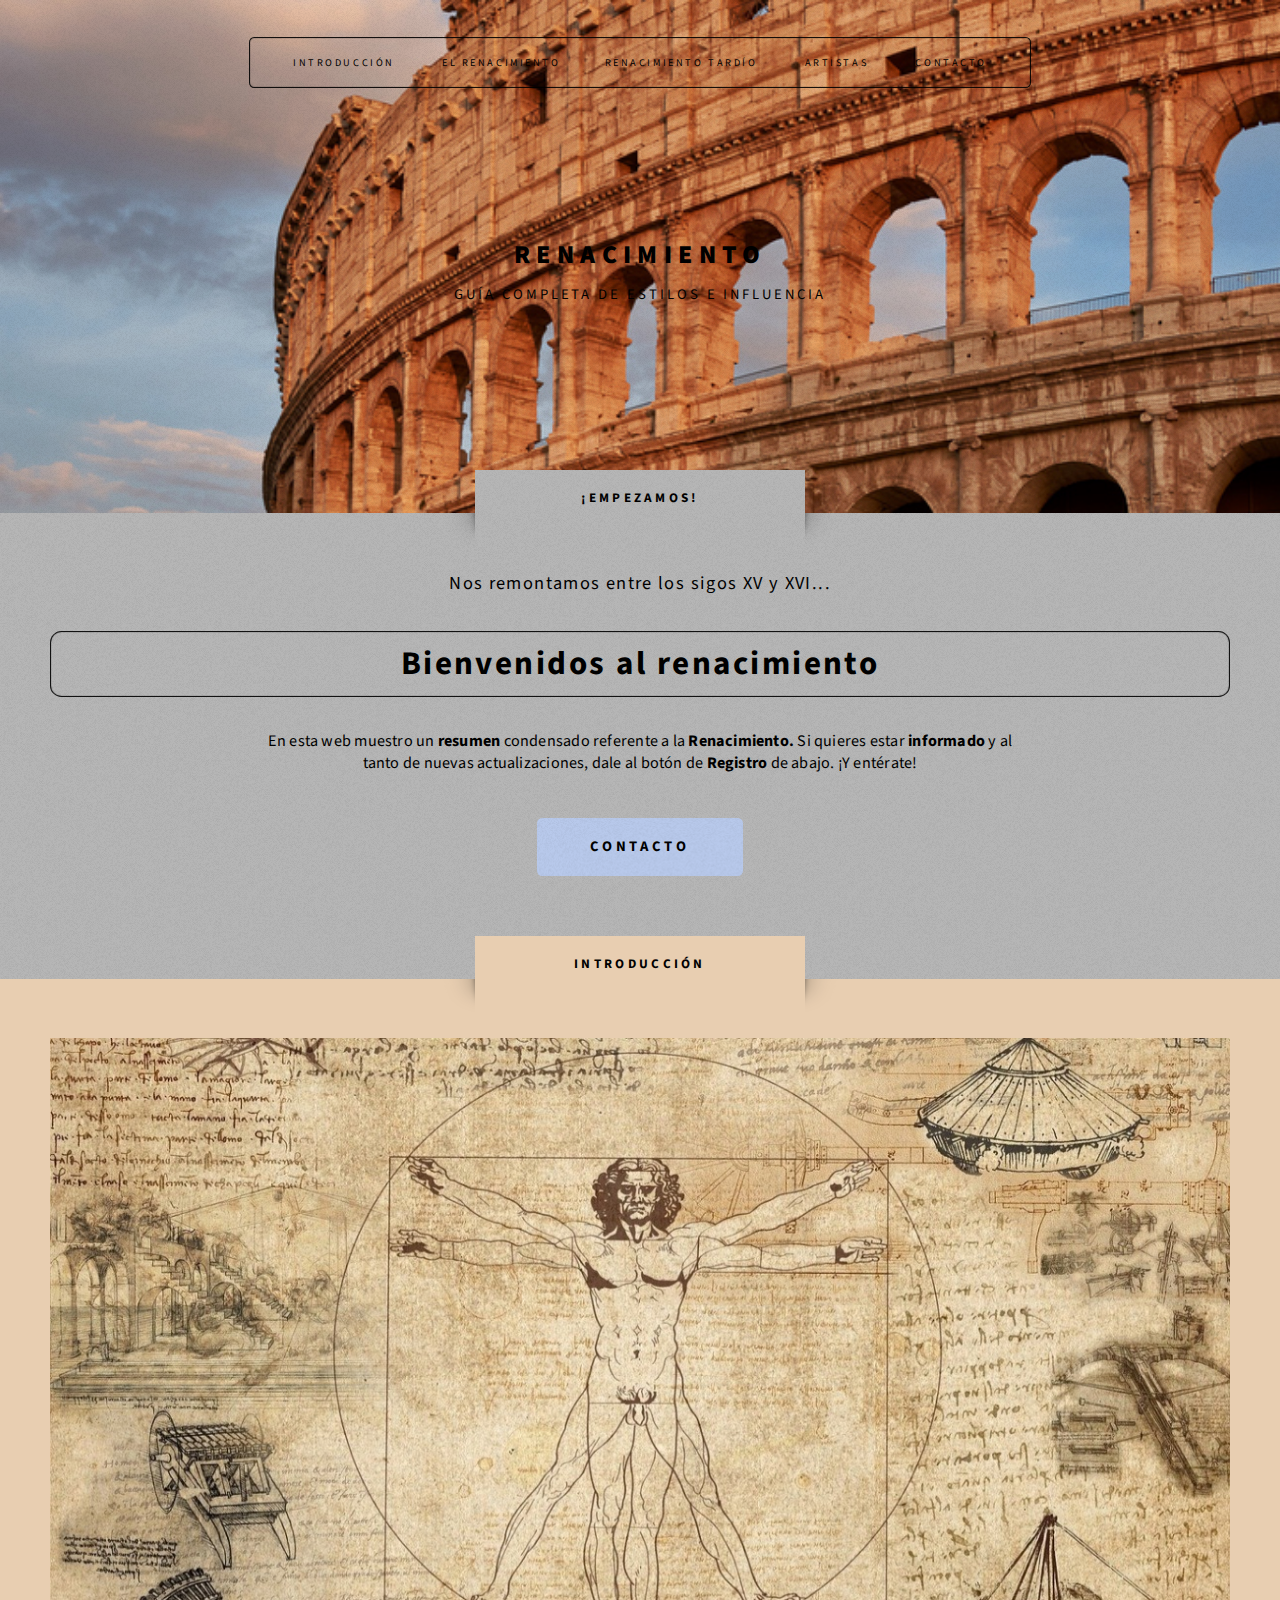
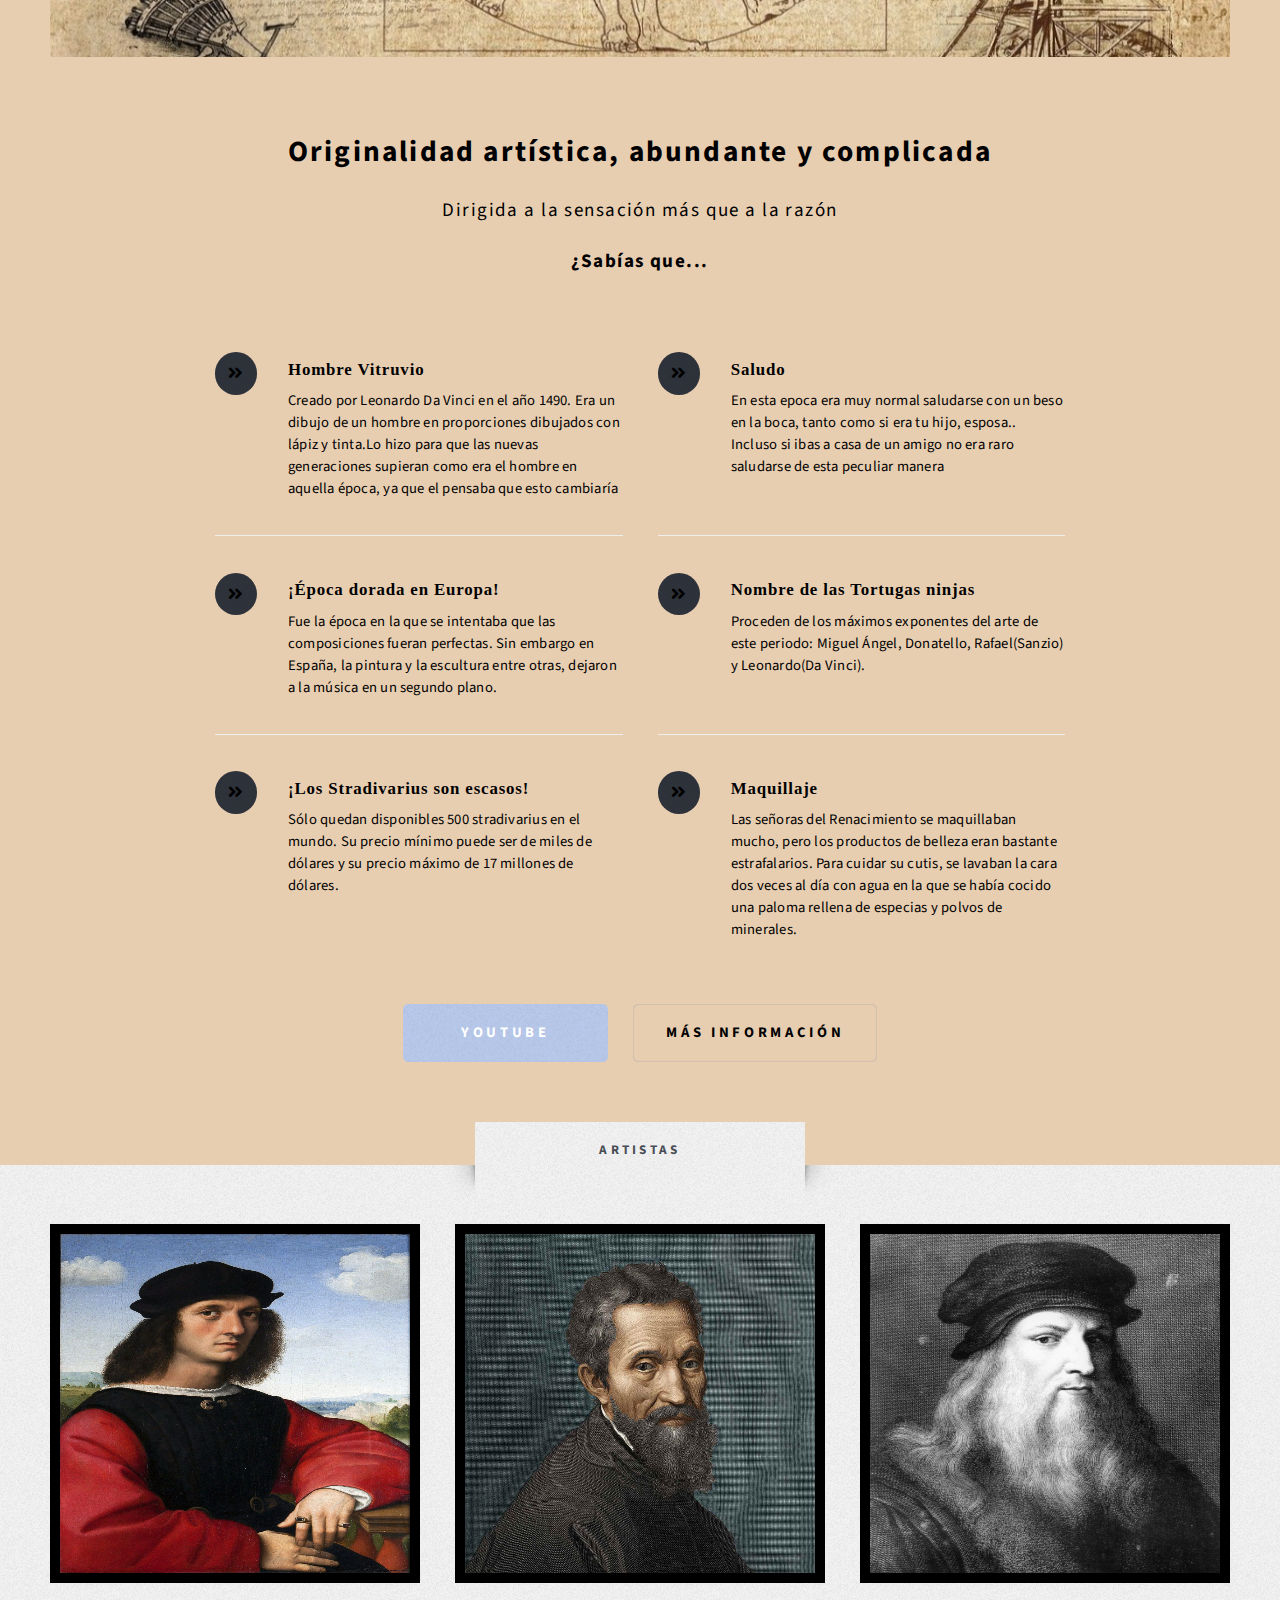
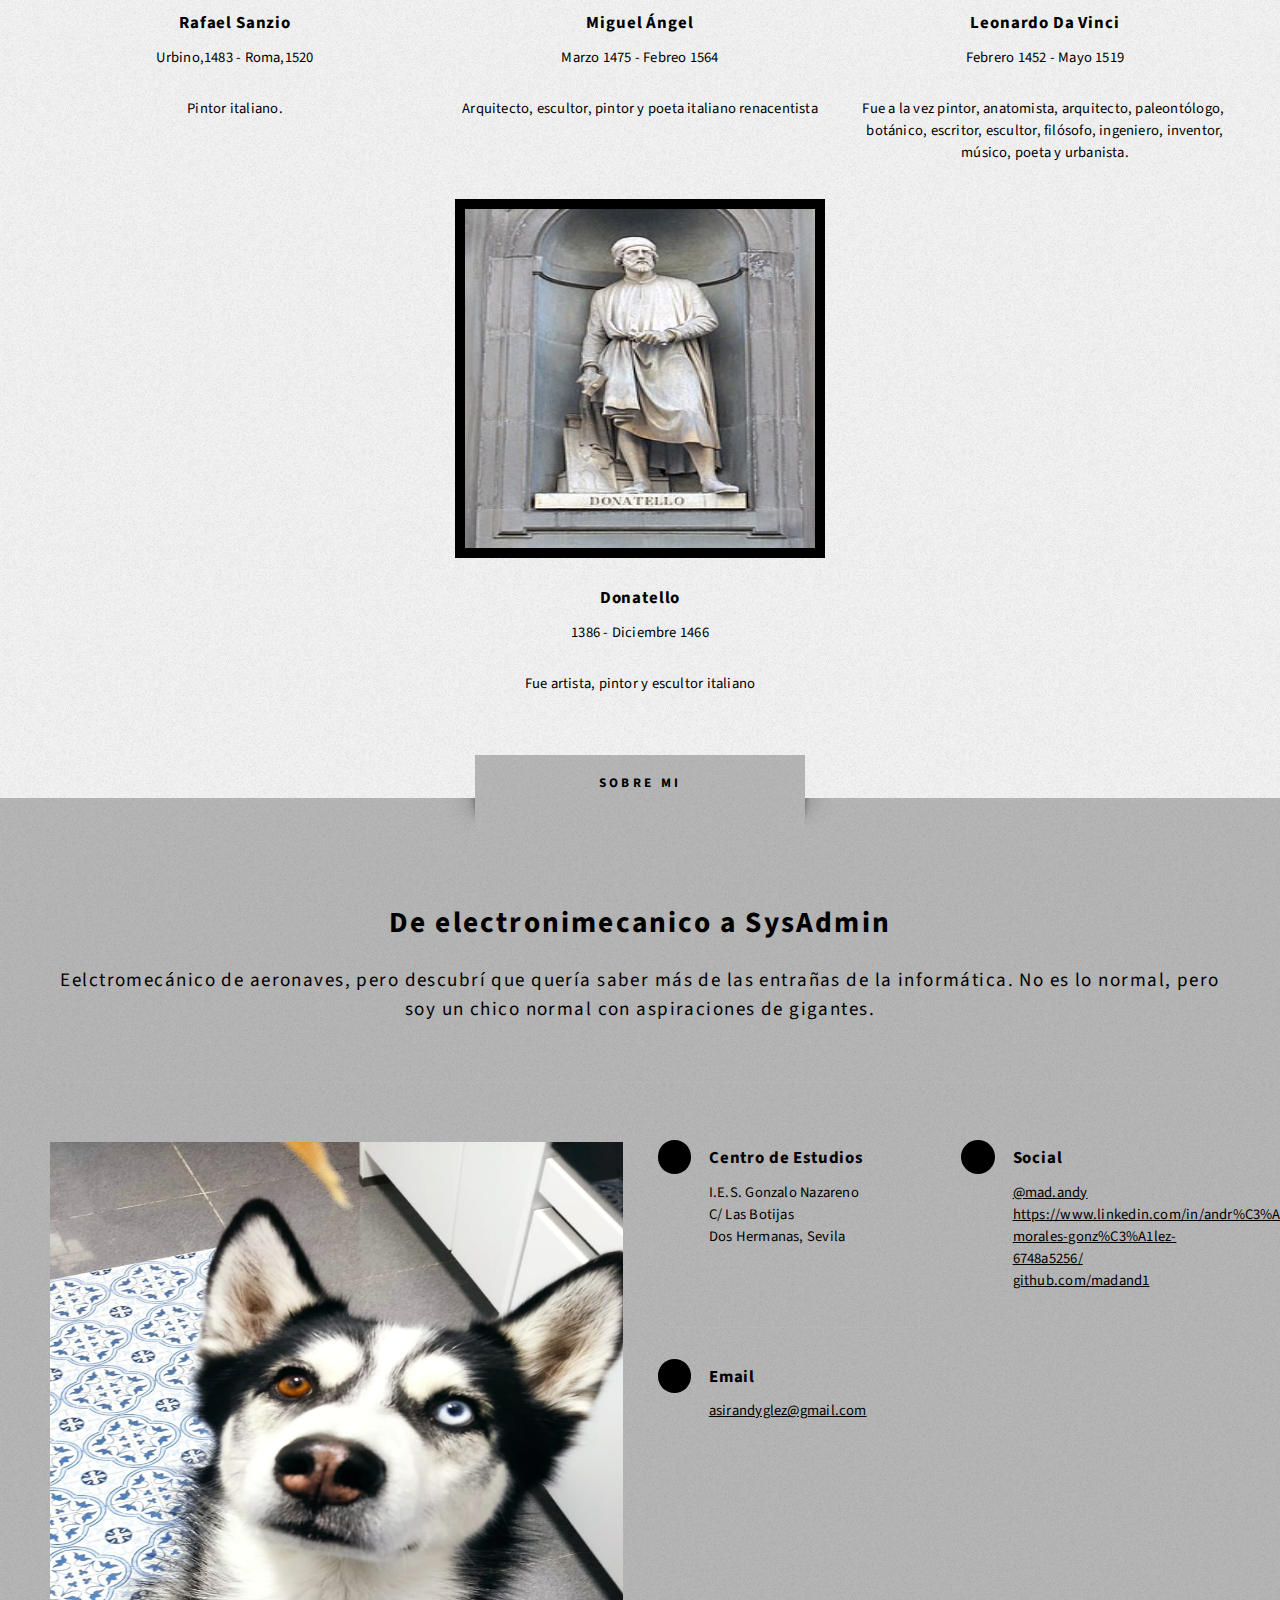
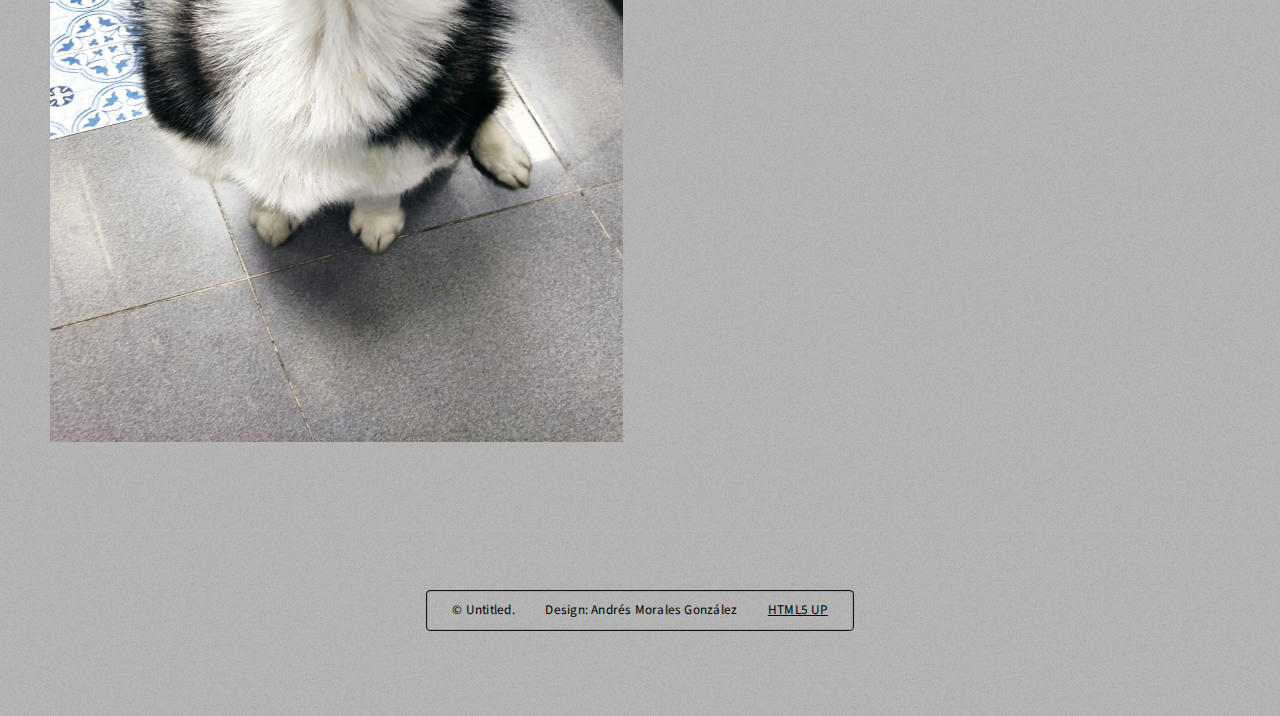
<file: index.html>
<!--VALIDADO-->
<!DOCTYPE HTML>
<html lang="es">
	<head>
		<title>Introducción</title>
		<meta charset="utf-8" >
		<link rel="shortcut icon" href="images/favicon-concha.jpg">
		<meta name="viewport" content="width=device-width, initial-scale=1">
		<link rel="stylesheet" href="assets/css/main.css" >
	</head>
	<body class="homepage is-preload">
		<div id="page-wrapper">

			<!-- Header -->
				<section id="header" class="wrapper">

					<!-- Logo -->
						<div id="logo">
							<h1><a>Renacimiento</a></h1>
							<p>Guía completa de estilos e influencia</p>
						</div>
						<nav id="nav">
							<ul>
								<li class="current"><a href="index.html">Introducción</a></li>
								<li>
									<a>El renacimiento</a>
                                <ul>
                                    <li><a href="renacimientoitaliano.html">Renacimiento en Italia</a></li>
                                    <li><a href="renacimientofrances.html">Renacimiento en Francia</a></li>
                                    <li><a href="renacimientootros.html">Renacimiento en otros países</a></li>
                                </ul>
								<li><a href="tardio.html">Renacimiento Tardío</a></li>
								<li>
									<a>Artistas</a>
									<ul>
										<li><a href="leo.html">Leonardo Da Vinco</a></li>
										<li><a href="donatello.html">Donatello</a></li>
										<li><a href="Miguel.html">Miguel Ángel</a></li>
										<li><a href="rafael.html">Rafael Sanzio</a></li>
									</ul>
								</li>
								<li><a href="contacto.html">Contacto</a></li>
							</ul>
						</nav>
					</section>

			<!-- Intro -->
				<div id="intro" class="wrapper style1">
					<div class="title">¡Empezamos!</div>
					<div class="container">
						<p class="style1">Nos remontamos entre los sigos XV y XVI...</p>
						<p class="style2"><strong>Bienvenidos al renacimiento</strong><br class="mobile-hide" >
						</p>
						<p class="style3">En esta web muestro un <strong>resumen</strong> condensado referente a la <strong>Renacimiento.</strong> Si quieres estar <strong>informado</strong> y al tanto de nuevas
						actualizaciones, dale al botón de <strong>Registro</strong> de abajo. 
						¡Y entérate!</p>
						<ul class="actions">
							<li><a href="contacto.html" class="button style3 large">Contacto</a></li>
						</ul>
					</div>
				</div>

			<!-- Main -->
				<div id="main" class="wrapper style2">
					<div class="title">Introducción</div>
					<div class="container">

						<!-- Image -->
							<a class="image featured">
								<img src="images/imagen1.jpg" alt="" >
							</a>

						<!-- Features -->
							<section id="features">
								<header class="style1">
									<h2>Originalidad artística, abundante y complicada</h2>
									<p>Dirigida a la sensación más que a la razón</p>
									<p><strong>¿Sabías que...</strong></p>
								</header>
								<div class="feature-list">
									<div class="row">
										<div class="col-6 col-12-medium">
											<section>
												<h3 class="fas fa-angle-double-right">Hombre Vitruvio</h3>
												<p>Creado por Leonardo Da Vinci en el año 1490. Era un dibujo de un hombre en proporciones dibujados con lápiz y tinta.Lo hizo para que las nuevas generaciones supieran como era el hombre en aquella época, ya que el pensaba que esto cambiaría</p>
											</section>
										</div>
										<div class="col-6 col-12-medium">
											<section>
												<h3 class="fas fa-angle-double-right">Saludo</h3>
												<p>En esta epoca era muy normal saludarse con un beso en la boca, tanto como si era tu hijo, esposa.. Incluso si ibas a casa de un amigo no era raro saludarse de esta peculiar manera</p>
											</section>
										</div>
										<div class="col-6 col-12-medium">
											<section>
												<h3 class="fas fa-angle-double-right">¡Época dorada en Europa!</h3>
												<p>Fue la época en la que se intentaba que las composiciones fueran perfectas. Sin embargo en España, la pintura y la escultura entre otras, dejaron a la música en un segundo plano.</p>
											</section>
										</div>
										<div class="col-6 col-12-medium">
											<section>
												<h3 class="fas fa-angle-double-right">Nombre de las Tortugas ninjas</h3>
												<p>Proceden de los máximos exponentes del arte de este periodo: Miguel Ángel, Donatello, Rafael(Sanzio) y Leonardo(Da Vinci).</p>
											</section>
										</div>
										<div class="col-6 col-12-medium">
											<section>
												<h3 class="fas fa-angle-double-right">¡Los Stradivarius son escasos!</h3>
												<p>Sólo quedan disponibles 500 stradivarius en el mundo. Su precio mínimo puede ser de miles de dólares y su precio máximo de 17 millones de dólares.</p>
											</section>
										</div>
										<div class="col-6 col-12-medium">
											<section>
												<h3 class="fas fa-angle-double-right">Maquillaje</h3>
												<p>Las señoras del Renacimiento se maquillaban mucho, pero los productos de belleza eran bastante estrafalarios. Para cuidar su cutis, se lavaban la cara dos veces al día con agua en la que se había cocido una paloma rellena de especias y polvos de minerales.</p>
											</section>
										</div>
									</div>
								</div>
								<ul class="actions special">
									<li><a href="https://www.youtube.com/watch?v=CMbfa8i3Eho" class="button style1 large">Youtube</a></li>
									<li><a href="https://es.wikipedia.org/wiki/Renacimiento" class="button style2 large">Más información</a></li>
								</ul>
							</section>

					</div>
				</div>

			<!-- Highlights -->
				<div id="highlights" class="wrapper style3">
					<div class="title">Artistas</div>
					<div class="container">
						<div class="row aln-center">
							<div class="col-4 col-12-medium">
								<section class="highlight">
									<a href="rafael.html" class="image featured"><img src="images/Rafael.jpg" width="279" height="339" alt="Rafael"></a>
									<h3><a>Rafael Sanzio</a></h3>
									<p>Urbino,1483 - Roma,1520</p>
									<p>Pintor italiano.</p>
								</section>
							</div>
							<div class="col-4 col-12-medium">
								<section class="highlight">
									<a href="Miguel.html" class="image featured"><img src="images/migue.jpg" width="279" height="339" alt="Miguel"></a>
									<h3><a>Miguel Ángel</a></h3>
									<p>Marzo 1475 - Febreo 1564</p>
									<p>Arquitecto, escultor, pintor y poeta italiano renacentista</p>
								</section>
							</div>
							<div class="col-4 col-12-medium">
								<section class="highlight">
									<a href="leo.html" class="image featured"><img src="images/LEONARDO.jpg" width="279" height="339" alt="Leonardo"></a>
									<h3><a>Leonardo Da Vinci</a></h3>
									<p>Febrero 1452 - Mayo 1519</p>
									<p>Fue a la vez pintor, anatomista, arquitecto, paleontólogo, ​ botánico, escritor, escultor, filósofo, ingeniero, inventor, músico, poeta y urbanista.</p>
								</section>
							</div>
							<div class="col-4 col-12-medium">
								<section class="highlight">
									<a href="donatello.html" class="image featured"><img src="images/Donatello.jpg" width="279" height="339" alt="Donatello"></a>
									<h3><a>Donatello</a></h3>
									<p>1386 - Diciembre 1466</p>
									<p>Fue artista, pintor y escultor italiano</p>
								</section>
							</div>
						</div>
					</div>
				</div>

			<!-- Footer -->
			<div id="footer" class="wrapper">
				<div class="title">Sobre mi</div>
				<div class="container">
					<header class="style1">
						<h2>De electronimecanico a SysAdmin</h2>
						<p>
							Eelctromecánico de aeronaves, pero descubrí que quería saber más de las entrañas de la
							informática.
							No es lo normal, pero soy un chico normal con aspiraciones de gigantes.
						</p>
					</header>
					<div class="row">
						<div class="col-6 col-12-medium">

							<!-- Contact Form -->
							<div>
								<a class="image featured"><img src="images/foto-koda.jpg" width="100" height="900"
										alt="foto" ></a>
								</div>
						</div>
						<div class="col-6 col-12-medium">

							<!-- Contact -->
							<div class="feature-list small">
								<div class="row">
									<div class="col-6 col-12-small">
										<section>
											<h3 class="icon solid fa-home">Centro de Estudios</h3>
											<p>
												I.E.S. Gonzalo Nazareno<br >
												C/ Las Botijas<br >
												Dos Hermanas, Sevila
											</p>
										</section>
									</div>
									<div class="col-6 col-12-small">
										<section>
											<h3 class="icon solid fa-comment">Social</h3>
											<p>
												<a href="https://www.instagram.com/mad.andy/">@mad.andy</a><br >
												<a
													href="https://www.linkedin.com/in/andr%C3%A9s-morales-gonz%C3%A1lez-6748a5256/">https://www.linkedin.com/in/andr%C3%A9s-morales-gonz%C3%A1lez-6748a5256/</a><br >
												<a href="https://github.com/madand1">github.com/madand1</a>
											</p>
										</section>
									</div>
									<div class="col-6 col-12-small">
										<section>
											<h3 class="icon solid fa-envelope">Email</h3>
											<p>
												<a href="mailto:asirandyglez@gmail.com">asirandyglez@gmail.com</a>
											</p>
										</section>
									</div>
								</div>
							</div>
						</div>
					</div>
					<div id="copyright">
						<ul>
							<li>&copy; Untitled.</li>
							<li>Design: Andrés Morales González</li>
							<li><a href="http://html5up.net">HTML5 UP</a></li>
						</ul>
					</div>
				</div>
			</div>
	</div>
	<!-- Scripts -->
	<script src="assets/js/jquery.min.js"></script>
	<script src="assets/js/jquery.dropotron.min.js"></script>
	<script src="assets/js/browser.min.js"></script>
	<script src="assets/js/breakpoints.min.js"></script>
	<script src="assets/js/util.js"></script>
	<script src="assets/js/main.js"></script>
</body>

</html>
</file>
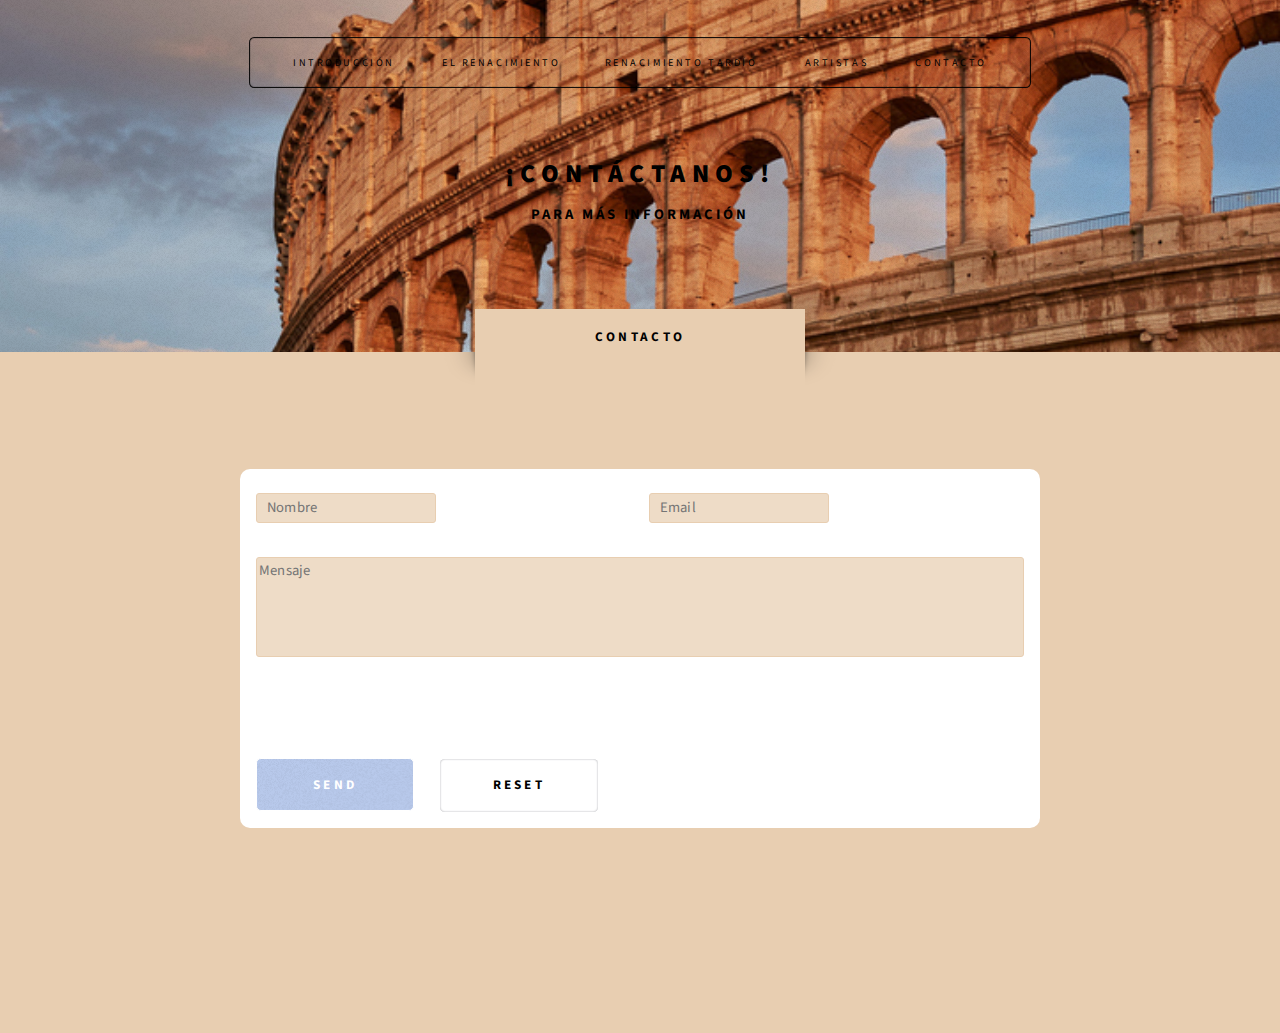
<file: contacto.html>
<!--VALIDADO-->
<!DOCTYPE HTML>
<html lang="es">

<head>
	<title>Contacto</title>
	<meta charset="utf-8">
	<link rel="shortcut icon" href="images/favicon-concha.jpg">
	<meta name="viewport" content="width=device-width, initial-scale=1">
	<link rel="stylesheet" href="assets/css/main.css">
</head>

<body class="no-sidebar is-preload">
	<div id="page-wrapper">

		<!-- Header -->
	<header>
			<section id="header" class="wrapper">

				<!-- Logo -->
				<div id="logo">
					<h1><a>¡CONTÁCTANOS!</a></h1>
					<p><strong>Para más información</strong></p>
				</div>

				<!-- Nav -->
				<nav id="nav">
					<ul>
						<li class="current"><a href="index.html">Introducción</a></li>
						<li>
							<a>El renacimiento</a>
							<ul>
								<li><a href="renacimientoitaliano.html">Renacimiento en Italia</a></li>
								<li><a href="renacimientofrances.html">Renacimiento en Francia</a></li>
								<li><a href="renacimientootros.html">Renacimiento en otros países</a></li>
							</ul>
						<li><a href="tardio.html">Renacimiento Tardío</a></li>
						<li>
							<a>Artistas</a>
							<ul>
								<li><a href="leo.html">Leonardo Da Vinco</a></li>
								<li><a href="donatello.html">Donatello</a></li>
								<li><a href="Miguel.html">Miguel Ángel</a></li>
								<li><a href="rafael.html">Rafael Sanzio</a></li>
							</ul>
						</li>
						<li><a href="contacto.html">Contacto</a></li>
					</ul>
				</nav>
			</section>
	</header>

		<div id="main" class="wrapper style2">
			<div class="title">Contacto</div>
			<div class="container">
				<!-- Main -->
				<div class="wrapper style2">
					<form method="post" action="http://172.22.200.240/resultado.php">
						<div class="row gtr-50">
							<div class="col-6 col-12-small">
								<input type="text" name="name" id="contact-name" placeholder="Nombre">
							</div>
							<div class="col-6 col-12-small">
								<input type="text" name="email" id="contact-email" placeholder="Email">
							</div>
							<div class="col-12">
								<textarea name="message" id="contact-message" placeholder="Mensaje" rows="4"></textarea>
							</div>
							<div class="col-12">
								<ul class="actions">
									<li><input type="submit" class="style1" value="Send"></li>
									<li><input type="reset" class="style2" value="Reset"></li>
								</ul>
							</div>
						</div>
					</form> 
				</div>
			</div>
		</div>
	</div>
	<div class="col-6 col-12-medium">
		<!-- Scripts -->
		<script src="assets/js/jquery.min.js"></script>
		<script src="assets/js/jquery.dropotron.min.js"></script>
		<script src="assets/js/browser.min.js"></script>
		<script src="assets/js/breakpoints.min.js"></script>
		<script src="assets/js/util.js"></script>
		<script src="assets/js/main.js"></script>
	</div>
</body>

</html>
</file>
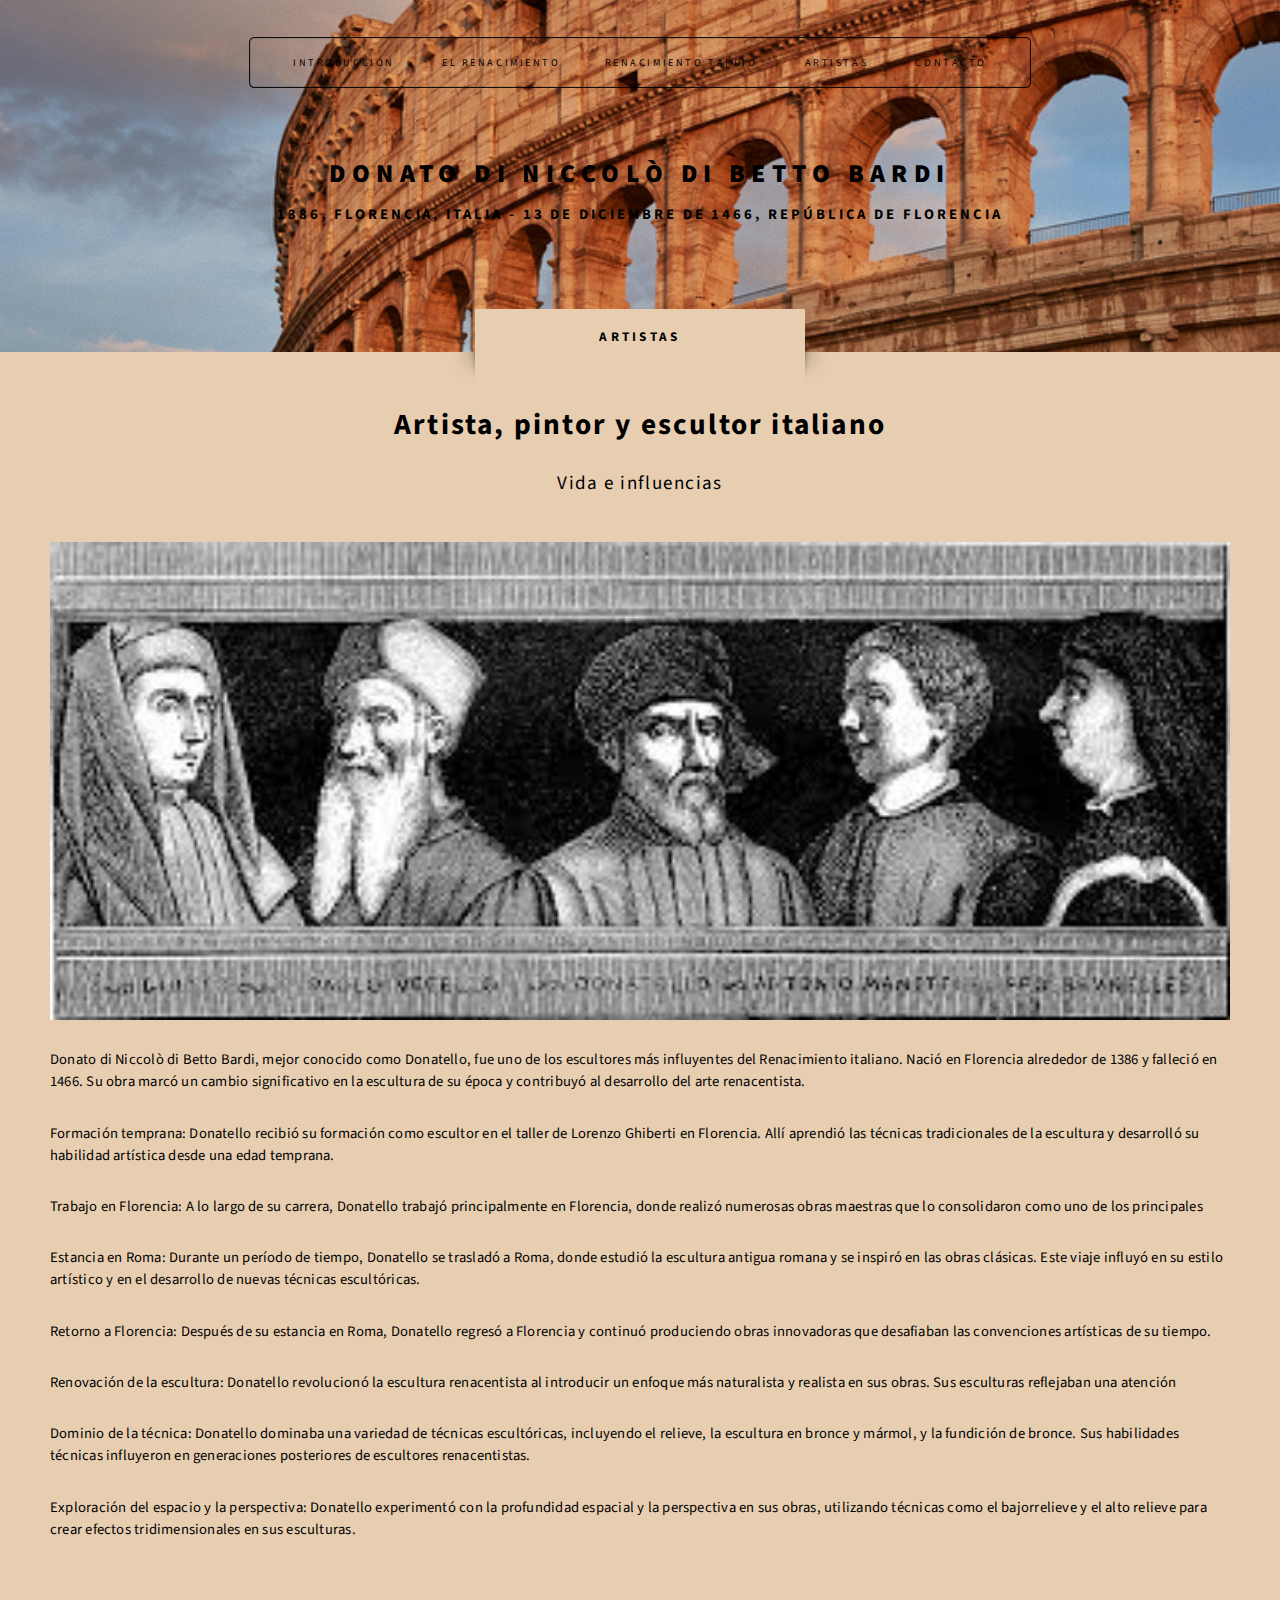
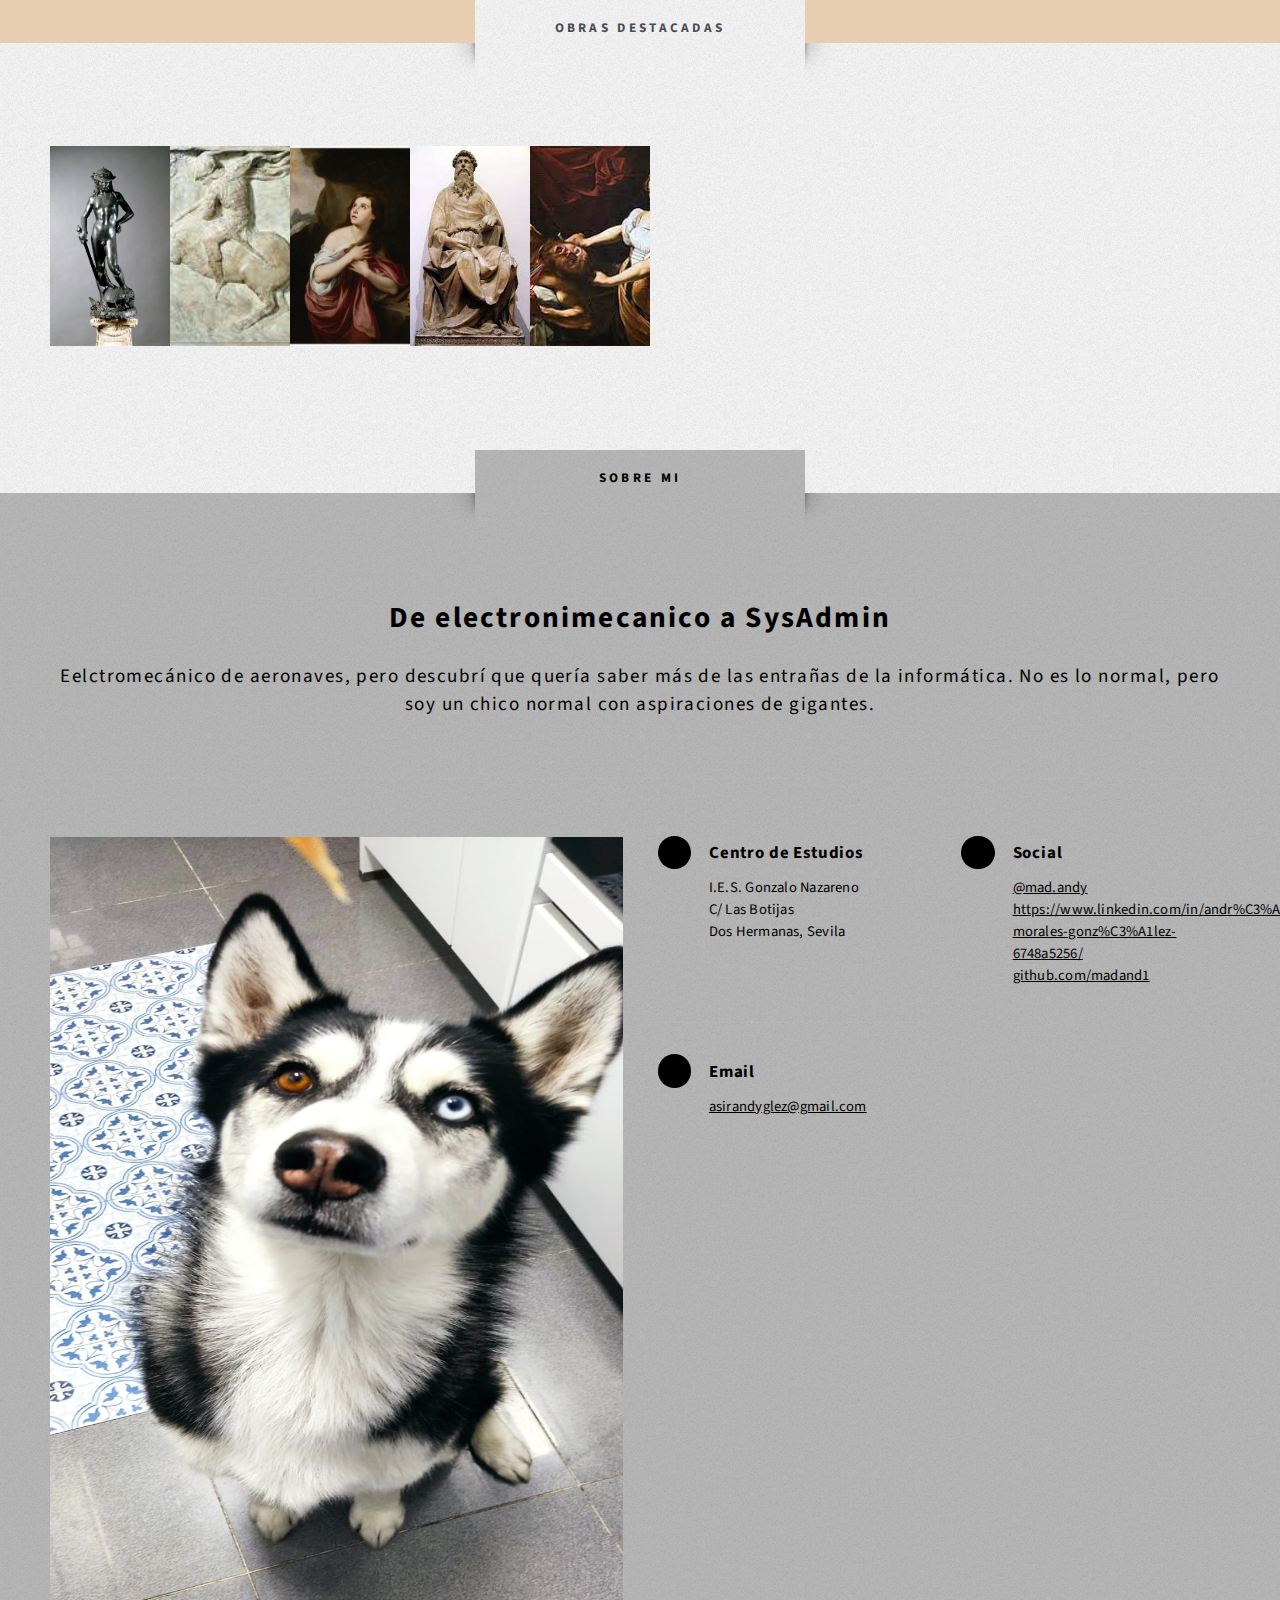
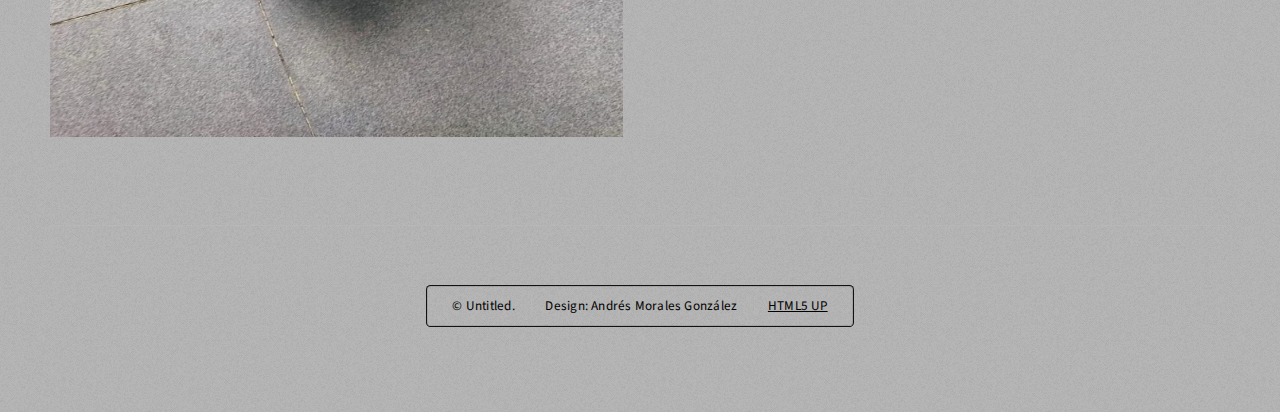
<file: donatello.html>
<!--NO VALIDADO-->
<!DOCTYPE HTML>
<html lang="es">

<head>
	<title>Donatello</title>
	<meta charset="utf-8">
	<link rel="shortcut icon" href="images/favicon.png">
	<meta name="viewport" content="width=device-width, initial-scale=1">
	<link rel="stylesheet" href="assets/css/main.css">
</head>

<body class="right-sidebar is-preload">
	<div id="page-wrapper">

		<!-- Header -->
		<div id="header" class="wrapper">

			<!-- Logo -->
			<div id="logo">
				<h1><a>Donato di Niccolò di Betto Bardi</a></h1>
				<p><strong>1386, Florencia, Italia - 13 de diciembre de 1466, República de Florencia</strong></p>
			</div>

			<!-- Nav -->
			<nav id="nav">
				<ul>
					<li class="current"><a href="index.html">Introducción</a></li>
					<li>
						<a>El renacimiento</a>
						<ul>
							<li><a href="renacimientoitaliano.html">Renacimiento en Italia</a></li>
							<li><a href="renacimientofrances.html">Renacimiento en Francia</a></li>
							<li><a href="renacimientootros.html">Renacimiento en otros países</a></li>
						</ul>
					<li><a href="tardio.html">Renacimiento Tardío</a></li>
					<li>
						<a>Artistas</a>
						<ul>
							<li><a href="leo.html">Leonardo Da Vinco</a></li>
							<li><a href="donatello.html">Donatello</a></li>
							<li><a href="Miguel.html">Miguel Ángel</a></li>
							<li><a href="rafael.html">Rafael Sanzio</a></li>
						</ul>
					</li>
					<li><a href="contacto.html">Contacto</a></li>
				</ul>
			</nav>
		</div>

		<!-- Main -->
		<div id="cuerpo" class="wrapper style2">
			<div class="title">Artistas</div>
			<div class="container">
				<!-- Content -->
				<div id="contenido">
					<article class="box post">
						<header class="style1">
							<h2>Artista, pintor y escultor italiano</h2>
							<p>Vida e influencias</p>
						</header>
						<a class="image featured">
							<img src="images/banner-doni.jpeg" alt="bach">
						</a>
						<p>Donato di Niccolò di Betto Bardi, mejor conocido como Donatello, fue uno de los escultores
							más influyentes del Renacimiento italiano. Nació en Florencia alrededor de 1386 y falleció
							en 1466. Su obra marcó un cambio significativo en la escultura de su época y contribuyó al
							desarrollo del arte renacentista. </p>
						<p>Formación temprana: Donatello recibió su formación como escultor en el taller de Lorenzo
							Ghiberti en Florencia. Allí aprendió las técnicas tradicionales de la escultura y desarrolló
							su habilidad artística desde una edad temprana.</p>
						<p>Trabajo en Florencia: A lo largo de su carrera, Donatello trabajó principalmente en
							Florencia, donde realizó numerosas obras maestras que lo consolidaron como uno de los
							principales </p>
						<p>Estancia en Roma: Durante un período de tiempo, Donatello se trasladó a Roma, donde estudió
							la escultura antigua romana y se inspiró en las obras clásicas. Este viaje influyó en su
							estilo artístico y en el desarrollo de nuevas técnicas escultóricas.</p>

						<p>Retorno a Florencia: Después de su estancia en Roma, Donatello regresó a Florencia y continuó
							produciendo obras innovadoras que desafiaban las convenciones artísticas de su tiempo.</p>
						<p>Renovación de la escultura: Donatello revolucionó la escultura renacentista al introducir un
							enfoque más naturalista y realista en sus obras. Sus esculturas reflejaban una atención </p>
						<p>Dominio de la técnica: Donatello dominaba una variedad de técnicas escultóricas, incluyendo
							el relieve, la escultura en bronce y mármol, y la fundición de bronce. Sus habilidades
							técnicas influyeron en generaciones posteriores de escultores renacentistas.</p>
						<p>Exploración del espacio y la perspectiva: Donatello experimentó con la profundidad espacial y
							la perspectiva en sus obras, utilizando técnicas como el bajorrelieve y el alto relieve para
							crear efectos tridimensionales en sus esculturas.</p>
					</article>
				</div>
			</div>
		</div>
			<div id="obras-destacadas" class="wrapper style3">
				<div class="title">Obras destacadas</div>
				<div class="container"> <!-- Cambio el ID para que coincida con el del CSS -->
					<div id="carousel" class="carousel"> <!-- Agrego la clase "carousel" al contenedor -->
						<div class="carousel-item">
							<a href="https://historia-arte.com/obras/el-david-de-donatello"><img
									src="images/david_doni.jpeg" alt="David de Donatello"></a>
						</div>
						<div class="carousel-item">
							<a href="https://historia-arte.com/obras/san-jorge-donatello"><img
									src="images/san_jorge.jpeg" alt="San Jorge"></a>
						</div>
						<div class="carousel-item">
							<a
								href="https://www.museodelprado.es/coleccion/obra-de-arte/magdalena-penitente/1f0c2f5f-5eed-46cc-978f-a4a301b7dc55s"><img
									src="images/magdalena_penitente.jpg" alt="Magdalena Penitente"></a>
						</div>
						<div class="carousel-item">
							<a href="http://curiocity.travel/es/obras-arte/florencia/san-juan-evangelista-donatello/"><img
									src="images/san_juan.jpeg" alt="San Juan Evangelista"></a>
						</div>
						<div class="carousel-item">
							<a href="https://es.wikipedia.org/wiki/Judit_con_la_cabeza_de_Holofernes"><img
									src="images/judit-cabezas.jpeg" alt="Judit"></a>
						</div>
					</div>
				</div>
			</div>




			<!-- Footer -->
			<div id="footer" class="wrapper">
				<div class="title">Sobre mi</div>
				<div class="container">
					<header class="style1">
						<h2>De electronimecanico a SysAdmin</h2>
						<p>
							Eelctromecánico de aeronaves, pero descubrí que quería saber más de las entrañas de la
							informática.
							No es lo normal, pero soy un chico normal con aspiraciones de gigantes.
						</p>
					</header>
					<div class="row">
						<div class="col-6 col-12-medium">

							<!-- Contact Form -->
							<div>
								<a class="image featured"><img src="images/foto-koda.jpg" width="100" height="900"
										alt="foto" ></a>
								</div>
						</div>
						<div class="col-6 col-12-medium">

							<!-- Contact -->
							<div class="feature-list small">
								<div class="row">
									<div class="col-6 col-12-small">
										<section>
											<h3 class="icon solid fa-home">Centro de Estudios</h3>
											<p>
												I.E.S. Gonzalo Nazareno<br >
												C/ Las Botijas<br >
												Dos Hermanas, Sevila
											</p>
										</section>
									</div>
									<div class="col-6 col-12-small">
										<section>
											<h3 class="icon solid fa-comment">Social</h3>
											<p>
												<a href="https://www.instagram.com/mad.andy/">@mad.andy</a><br >
												<a
													href="https://www.linkedin.com/in/andr%C3%A9s-morales-gonz%C3%A1lez-6748a5256/">https://www.linkedin.com/in/andr%C3%A9s-morales-gonz%C3%A1lez-6748a5256/</a><br >
												<a href="https://github.com/madand1">github.com/madand1</a>
											</p>
										</section>
									</div>
									<div class="col-6 col-12-small">
										<section>
											<h3 class="icon solid fa-envelope">Email</h3>
											<p>
												<a href="mailto:asirandyglez@gmail.com">asirandyglez@gmail.com</a>
											</p>
										</section>
									</div>
								</div>
							</div>
						</div>
					</div>
					<div id="copyright">
						<ul>
							<li>&copy; Untitled.</li>
							<li>Design: Andrés Morales González</li>
							<li><a href="http://html5up.net">HTML5 UP</a></li>
						</ul>
					</div>
				</div>
			</div>
	</div>
	<!-- Scripts -->
	<script src="assets/js/jquery.min.js"></script>
	<script src="assets/js/jquery.dropotron.min.js"></script>
	<script src="assets/js/browser.min.js"></script>
	<script src="assets/js/breakpoints.min.js"></script>
	<script src="assets/js/util.js"></script>
	<script src="assets/js/main.js"></script>
</body>

</html>
</file>
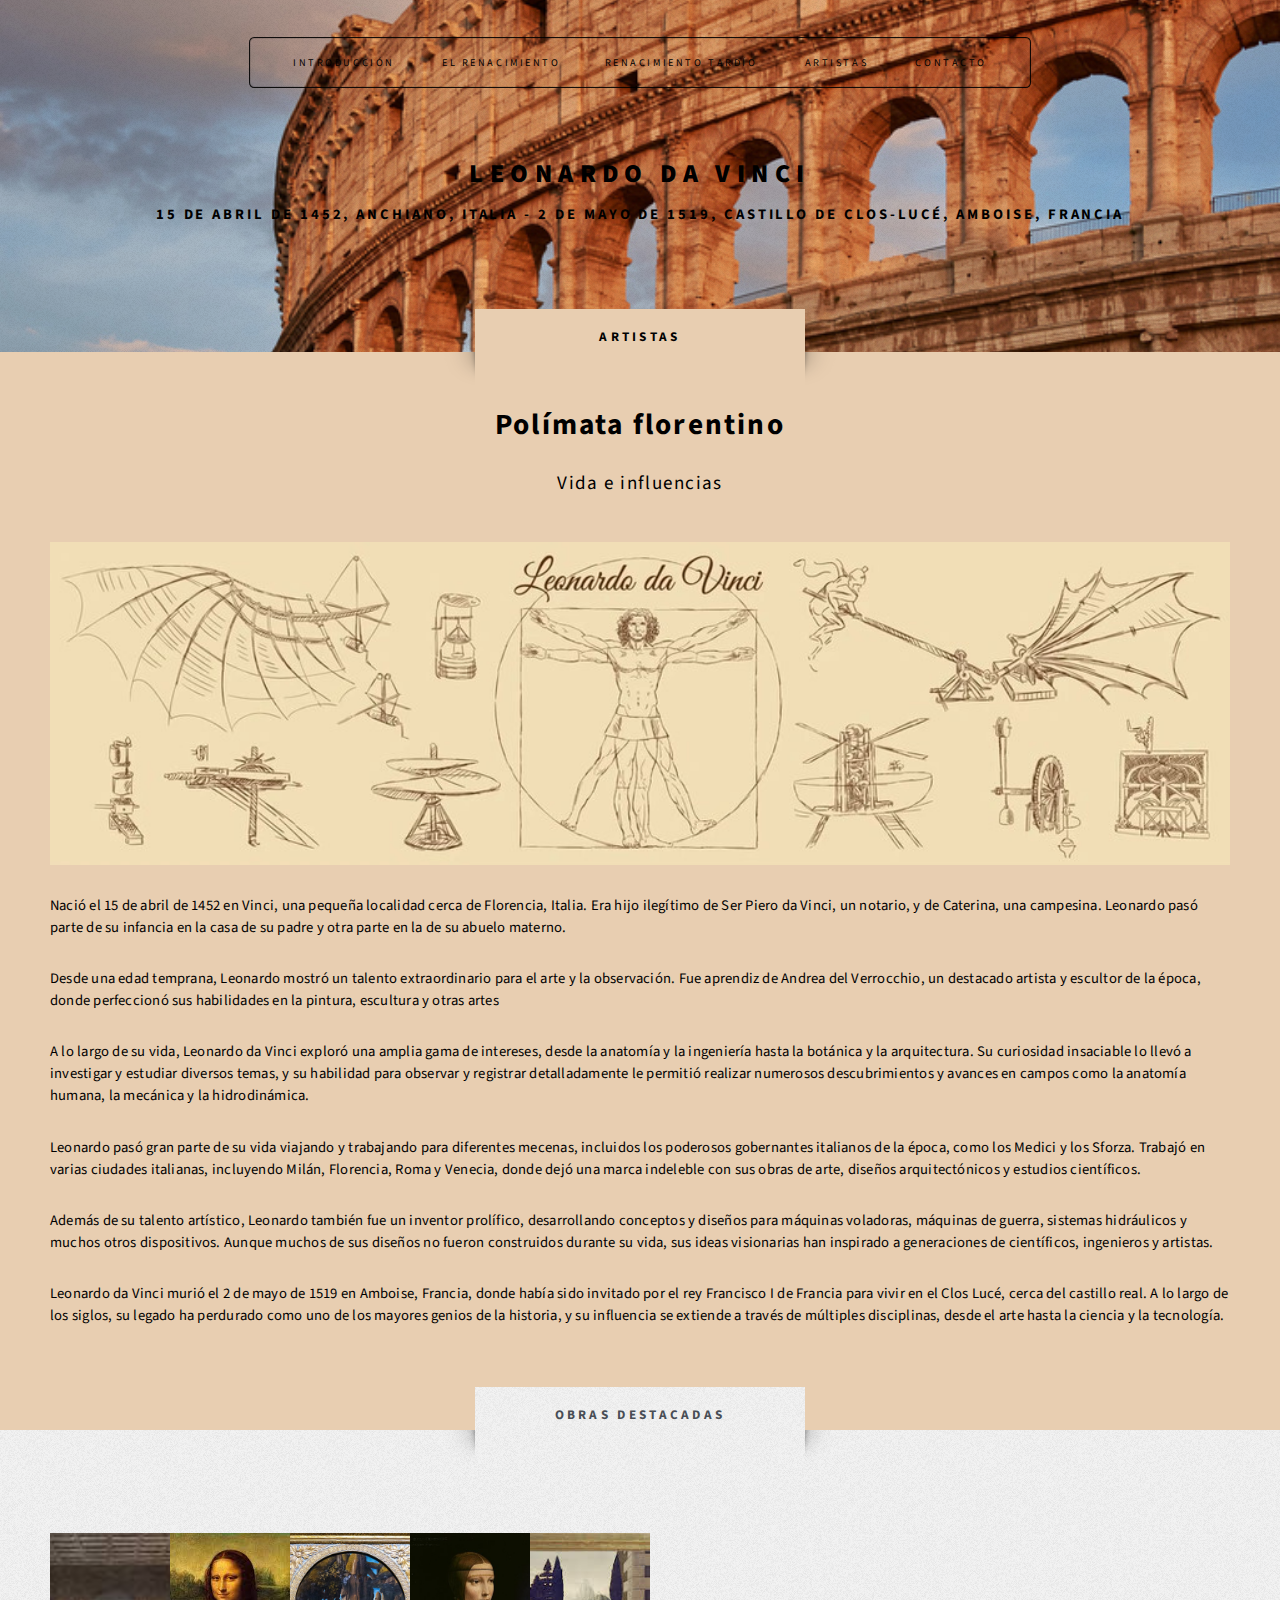
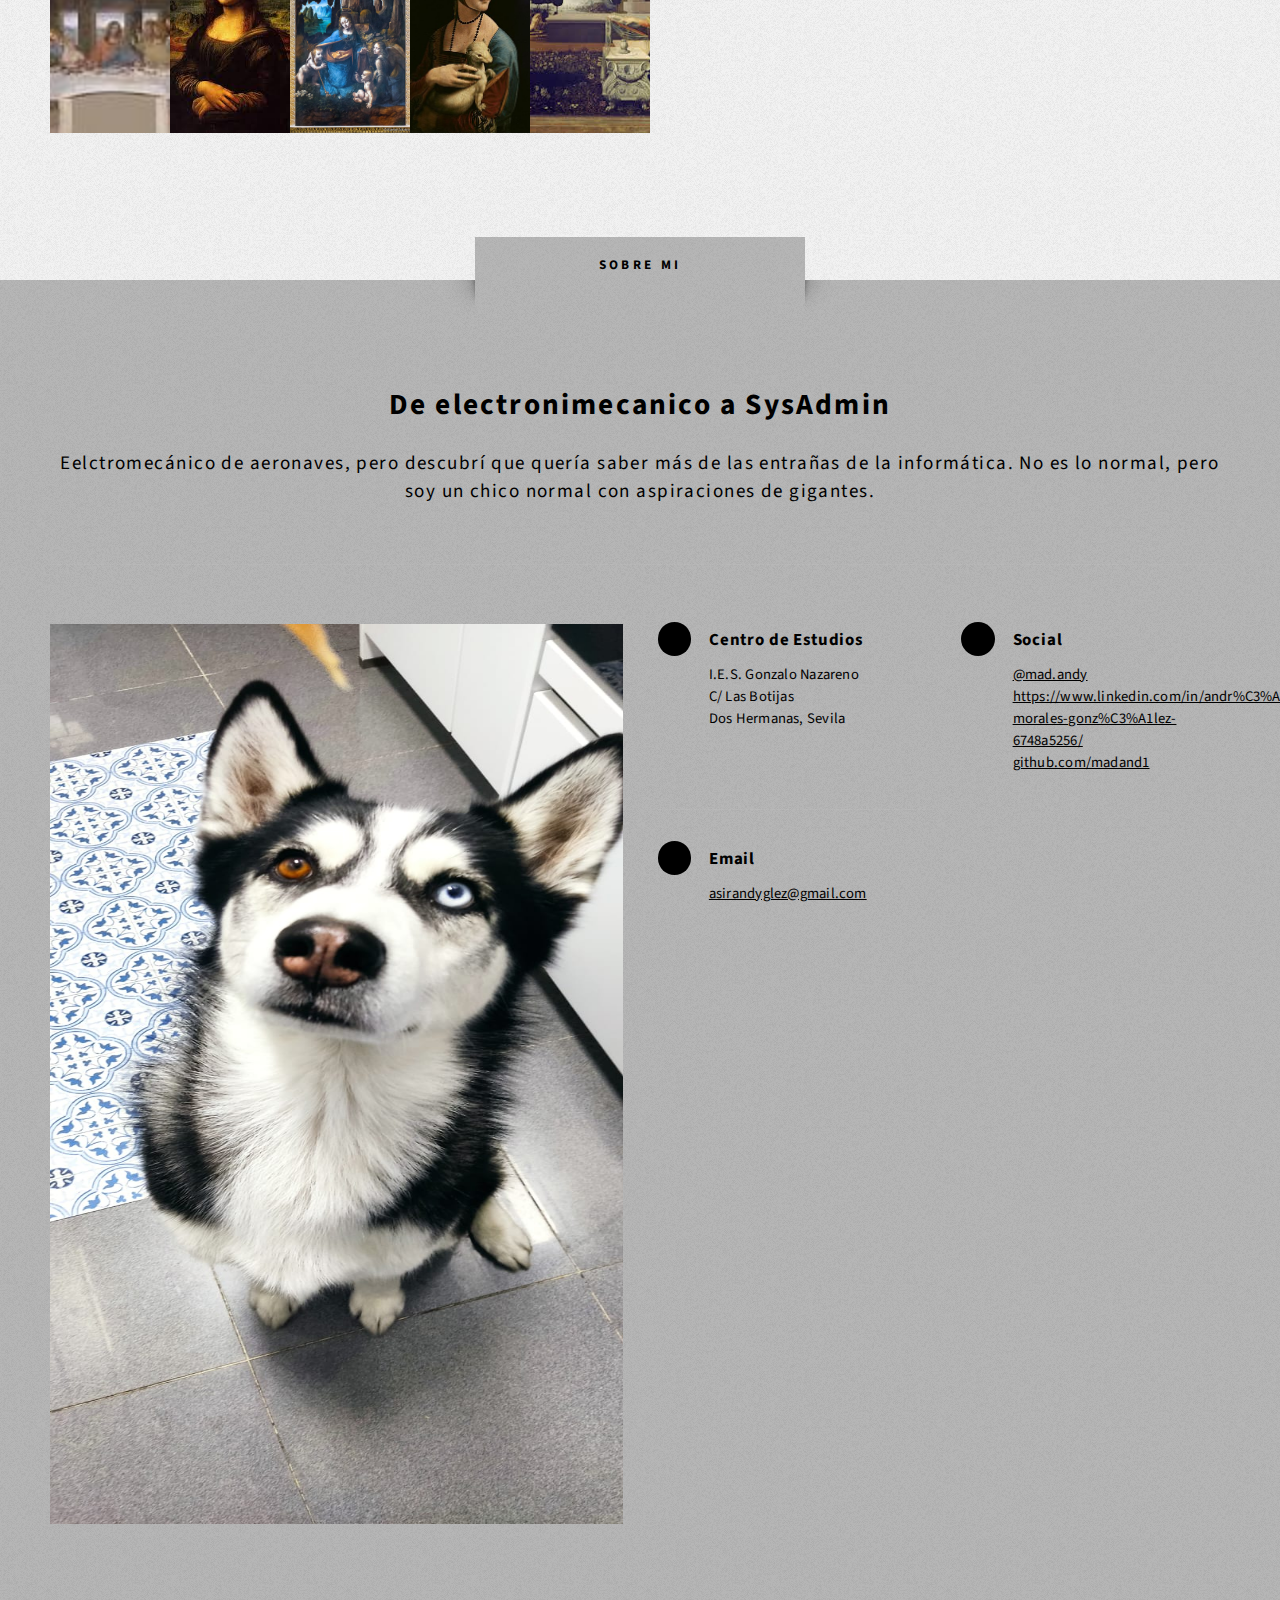
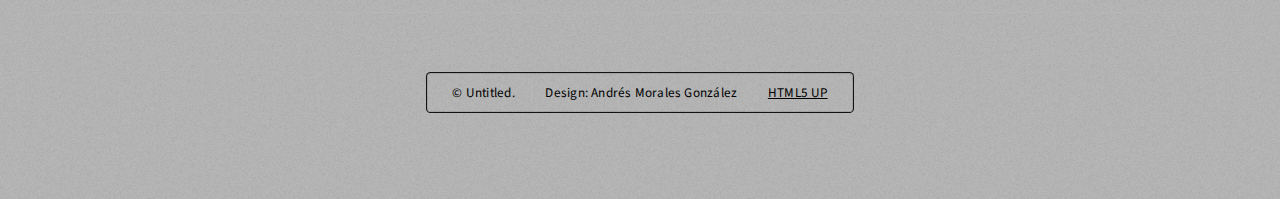
<file: leo.html>
<!-- NO VALIDADO-->
<!DOCTYPE HTML>
<html lang="es">

<head>
	<title>Leonardo Da Vinci</title>
	<meta charset="utf-8">
	<link rel="shortcut icon" href="images/favicon-concha.jpg">
	<meta name="viewport" content="width=device-width, initial-scale=1">
	<link rel="stylesheet" href="assets/css/main.css">
</head>

<body class="right-sidebar is-preload">
	<div id="page-wrapper">

		<!-- Header -->
		<section id="header" class="wrapper">

			<!-- Logo -->
			<div id="logo">
				<h1><a>Leonardo Da vinci</a></h1>
				<p><strong>15 de abril de 1452, Anchiano, Italia - 2 de mayo de 1519, Castillo de Clos-Lucé, Amboise,
						Francia</strong></p>
			</div>

			<!-- Nav -->
			<nav id="nav">
				<ul>
					<li class="current"><a href="index.html">Introducción</a></li>
					<li>
						<a>El renacimiento</a>
						<ul>
							<li><a href="renacimientoitaliano.html">Renacimiento en Italia</a></li>
							<li><a href="renacimientofrances.html">Renacimiento en Francia</a></li>
							<li><a href="renacimientootros.html">Renacimiento en otros países</a></li>
						</ul>
					<li><a href="tardio.html">Renacimiento Tardío</a></li>
					<li>
						<a>Artistas</a>
						<ul>
							<li><a href="leo.html">Leonardo Da Vinco</a></li>
							<li><a href="donatello.html">Donatello</a></li>
							<li><a href="Miguel.html">Miguel Ángel</a></li>
							<li><a href="rafael.html">Rafael Sanzio</a></li>
						</ul>
					</li>
					<li><a href="contacto.html">Contacto</a></li>
				</ul>
			</nav>
		</section>

		<!-- Main -->
		<div id="cuerpo" class="wrapper style2">
			<div class="title">Artistas</div>
			<div class="container">
				<!-- Content -->
				<div id="contenido">
					<article class="box post">
						<header class="style1">
							<h2>Polímata florentino</h2>
							<p>Vida e influencias</p>
						</header>
						<a class="image featured">
							<img src="images/leon-banner.jpg" alt="leo">
						</a>
						<p>Nació el 15 de abril de 1452 en Vinci, una pequeña localidad cerca de Florencia, Italia. Era
							hijo ilegítimo de Ser Piero da Vinci, un notario, y de Caterina,
							una campesina.
							Leonardo pasó parte de su infancia en la casa de su padre y otra parte en la de su abuelo
							materno. </p>
						<p>Desde una edad temprana, Leonardo mostró un talento extraordinario para el arte y la
							observación.
							Fue aprendiz de Andrea del Verrocchio, un destacado artista y escultor de la época,
							donde perfeccionó sus habilidades en la pintura, escultura y otras artes</p>
						<p>A lo largo de su vida, Leonardo da Vinci exploró una amplia gama de intereses, desde la
							anatomía y la ingeniería hasta la botánica y la arquitectura.
							Su curiosidad insaciable lo llevó a investigar y estudiar diversos temas, y su habilidad
							para observar y
							registrar detalladamente le permitió realizar numerosos descubrimientos y avances en campos
							como la anatomía humana, la mecánica y la hidrodinámica.</p>
						<p>Leonardo pasó gran parte de su vida viajando y trabajando para diferentes mecenas, incluidos
							los poderosos gobernantes italianos de la época, como los Medici y los Sforza. Trabajó en
							varias ciudades italianas,
							incluyendo Milán, Florencia, Roma y Venecia, donde dejó una marca indeleble con sus obras de
							arte, diseños arquitectónicos y estudios científicos.</p>
						<p>Además de su talento artístico, Leonardo también fue un inventor prolífico, desarrollando
							conceptos y diseños para máquinas voladoras, máquinas de guerra, sistemas hidráulicos y
							muchos otros dispositivos.
							Aunque muchos de sus diseños no fueron construidos durante su vida, sus ideas visionarias
							han inspirado a generaciones de científicos, ingenieros y artistas.</p>
						<p>Leonardo da Vinci murió el 2 de mayo de 1519 en Amboise, Francia, donde había sido invitado
							por el rey Francisco I de Francia para vivir en el Clos Lucé,
							cerca del castillo real. A lo largo de los siglos, su legado ha perdurado como uno de los
							mayores genios de la historia, y su influencia se extiende a través de múltiples
							disciplinas,
							desde el arte hasta la ciencia y la tecnología.</p>
					</article>
				</div>
			</div>
		</div>
		<div id="obras-destacadas" class="wrapper style3">
			<div class="title">Obras destacadas</div>
			<div class="container">
				<div id="carousel" class="carousel">
					<div class="carousel-item">
						<a href="https://www.milan-museum.com/es/ultima-cena-leonardo.php"><img
								src="images/ultima_cena.jpeg" alt="La Última Cena"></a>
					</div>
					<div class="carousel-item">
						<a
							href="https://historia.nationalgeographic.com.es/a/mona-lisa-obra-maestra-mas-enigmatica-leonardo-da-vinci_12799"><img
								src="images/mona_lisa.jpeg" alt="La Mona Lisa"></a>
					</div>
					<div class="carousel-item">
						<a href="https://historia-arte.com/obras/la-virgen-de-las-rocas"><img
								src="images/virgen_rocas.jpg" alt="La Virgen de las Rocas"></a>
					</div>
					<div class="carousel-item">
						<a href="https://es.wikipedia.org/wiki/La_dama_del_armi%C3%B1o"><img
								src="images/dama_armiño.jpg" alt="La Dama del armiño"></a>
					</div>
					<div class="carousel-item">
						<a href="https://www.visittuscany.com/es/atracciones/anunciacion-de-leonardo-da-vinci/"><img
								src="images/anunciacion.jpeg" alt="La Anunciación"></a>
					</div>
				</div>
			</div>
		</div>




		<div id="footer" class="wrapper">
			<div class="title">Sobre mi</div>
			<div class="container">
				<header class="style1">
					<h2>De electronimecanico a SysAdmin</h2>
					<p>
						Eelctromecánico de aeronaves, pero descubrí que quería saber más de las entrañas de la
						informática.
						No es lo normal, pero soy un chico normal con aspiraciones de gigantes.
					</p>
				</header>
				<div class="row">
					<div class="col-6 col-12-medium">

						<!-- Contact Form -->
						<div>
							<a class="image featured"><img src="images/foto-koda.jpg" width="100" height="900"
									alt="foto"></a>
						</div>
					</div>
					<div class="col-6 col-12-medium">

						<!-- Contact -->
						<div class="feature-list small">
							<div class="row">
								<div class="col-6 col-12-small">
									<section>
										<h3 class="icon solid fa-home">Centro de Estudios</h3>
										<p>
											I.E.S. Gonzalo Nazareno<br>
											C/ Las Botijas<br>
											Dos Hermanas, Sevila
										</p>
									</section>
								</div>
								<div class="col-6 col-12-small">
									<section>
										<h3 class="icon solid fa-comment">Social</h3>
										<p>
											<a href="https://www.instagram.com/mad.andy/">@mad.andy</a><br>
											<a
												href="https://www.linkedin.com/in/andr%C3%A9s-morales-gonz%C3%A1lez-6748a5256/">https://www.linkedin.com/in/andr%C3%A9s-morales-gonz%C3%A1lez-6748a5256/</a><br>
											<a href="https://github.com/madand1">github.com/madand1</a>
										</p>
									</section>
								</div>
								<div class="col-6 col-12-small">
									<section>
										<h3 class="icon solid fa-envelope">Email</h3>
										<p>
											<a href="mailto:asirandyglez@gmail.com">asirandyglez@gmail.com</a>
										</p>
									</section>
								</div>
							</div>
						</div>
					</div>
				</div>
				<div id="copyright">
					<ul>
						<li>&copy; Untitled.</li>
						<li>Design: Andrés Morales González</li>
						<li><a href="http://html5up.net">HTML5 UP</a></li>
					</ul>
				</div>
			</div>
		</div>
	</div>
	<!-- Scripts -->
	<script src="assets/js/jquery.min.js"></script>
	<script src="assets/js/jquery.dropotron.min.js"></script>
	<script src="assets/js/browser.min.js"></script>
	<script src="assets/js/breakpoints.min.js"></script>
	<script src="assets/js/util.js"></script>
	<script src="assets/js/main.js"></script>
</body>

</html>
</file>
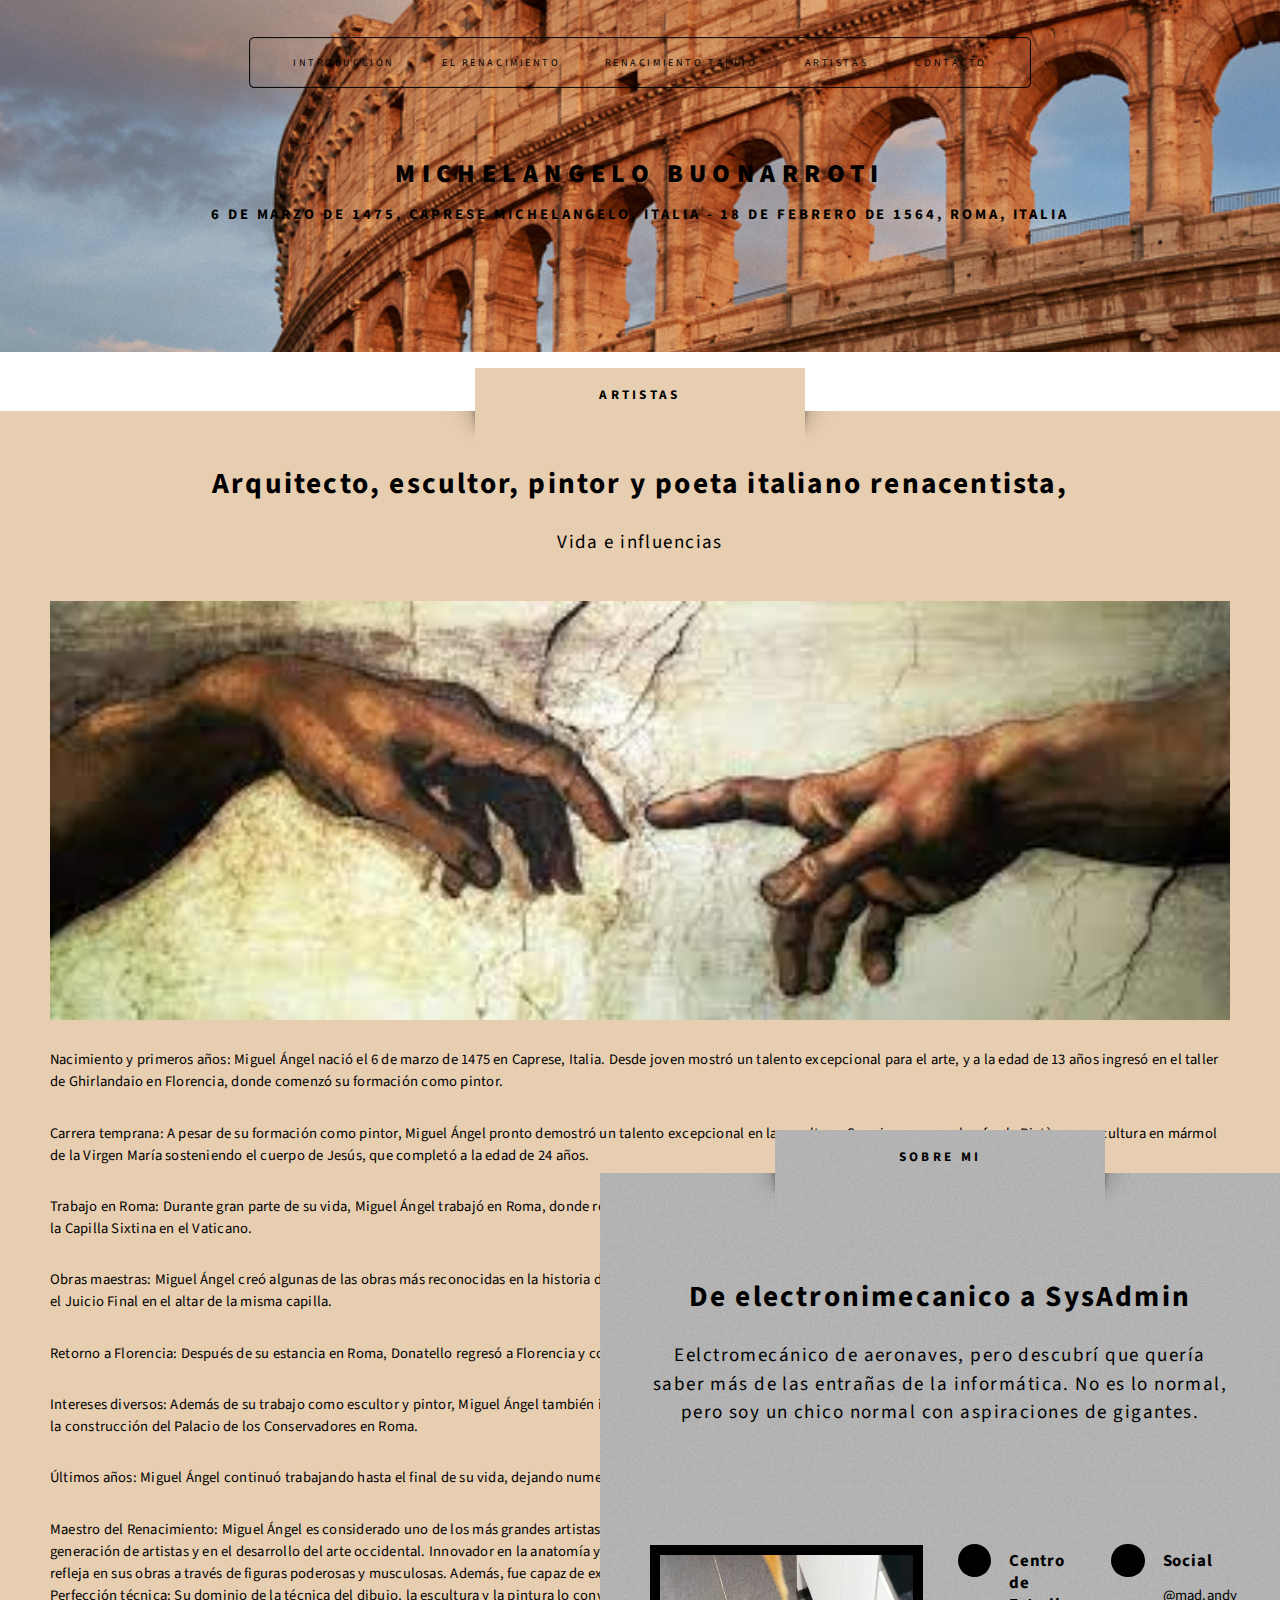
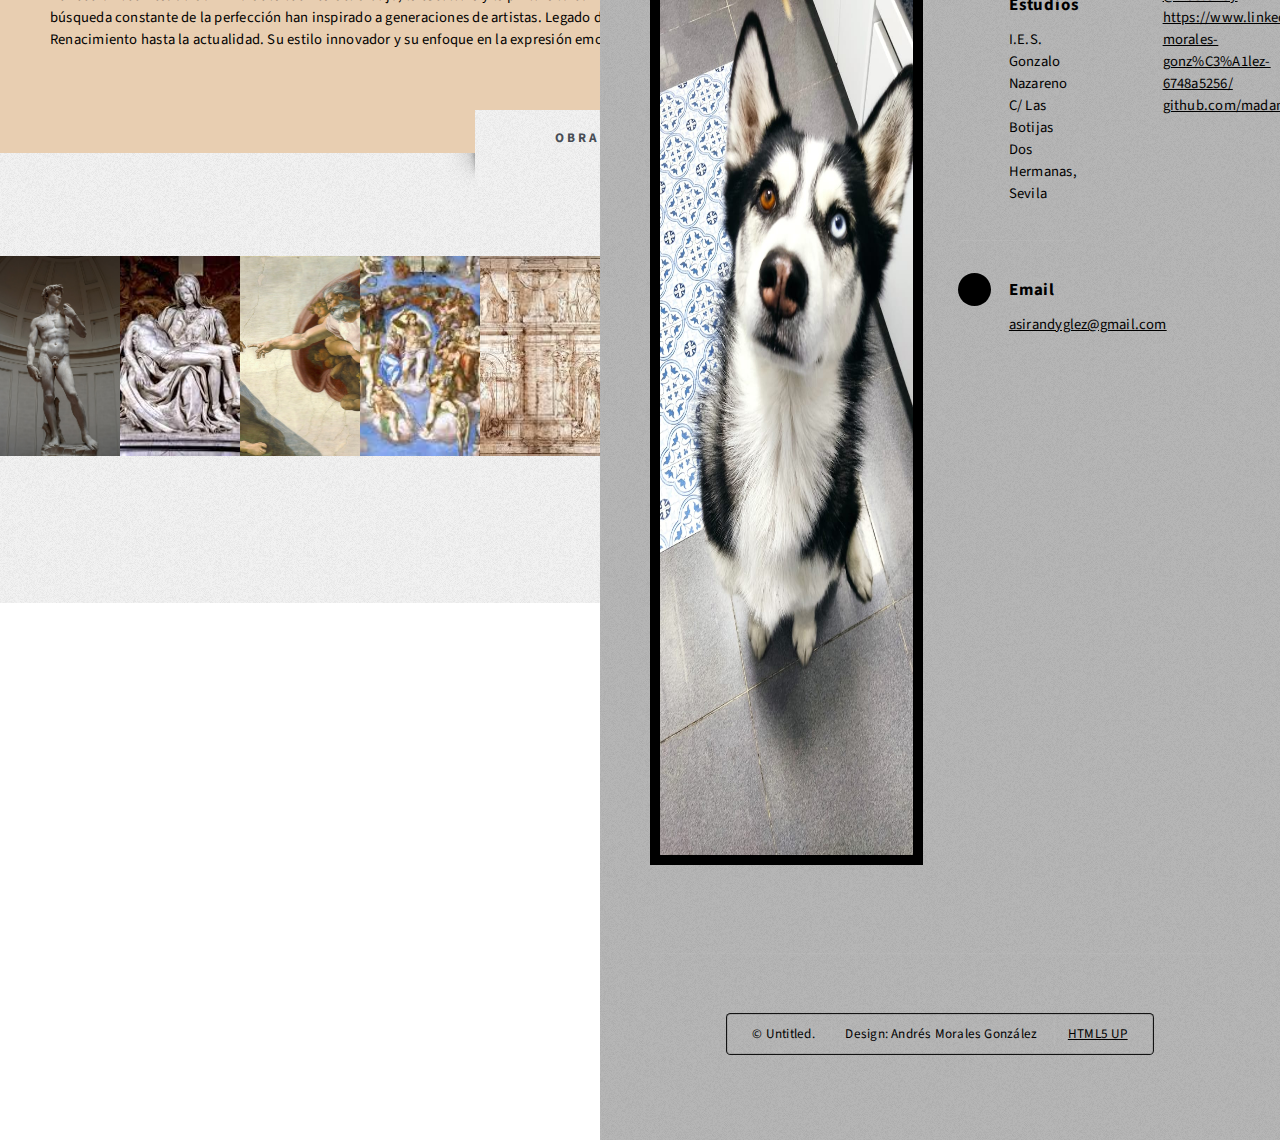
<file: Miguel.html>
<!--VALIDADO-->
<!DOCTYPE HTML>
<html lang="es">

<head>
	<title>Miguel Ángel</title>
	<meta charset="utf-8" >
	<link rel="shortcut icon" href="images/favicon.png">
	<meta name="viewport" content="width=device-width, initial-scale=1">
	<link rel="stylesheet" href="assets/css/main.css" >
</head>

<body class="right-sidebar is-preload">
	<div id="page-wrapper"></div>

		<!-- Header -->
		<section id="header" class="wrapper">

			<!-- Logo -->
			<div id="logo">
				<h1><a>Michelangelo Buonarroti</a></h1>
				<p><strong>6 de marzo de 1475, Caprese Michelangelo, Italia - 18 de febrero de 1564, Roma,
						Italia</strong></p>
			</div>

			<!-- Nav -->
			<nav id="nav">
				<ul>
					<li class="current"><a href="index.html">Introducción</a></li>
					<li>
						<a>El renacimiento</a>
						<ul>
							<li><a href="renacimientoitaliano.html">Renacimiento en Italia</a></li>
							<li><a href="renacimientofrances.html">Renacimiento en Francia</a></li>
							<li><a href="renacimientootros.html">Renacimiento en otros países</a></li>
						</ul>
					<li><a href="tardio.html">Renacimiento Tardío</a></li>
					<li>
						<a>Artistas</a>
						<ul>
							<li><a href="leo.html">Leonardo Da Vinco</a></li>
							<li><a href="donatello.html">Donatello</a></li>
							<li><a href="Miguel.html">Miguel Ángel</a></li>
							<li><a href="rafael.html">Rafael Sanzio</a></li>
						</ul>
					</li>
					<li><a href="contacto.html">Contacto</a></li>
				</ul>
			</nav>
		</section>

		<!-- Main -->
		<div id="cuerpo" class="wrapper style2">
			<div class="title">Artistas</div>
			<div class="container">
				<!-- Content -->
				<div id="contenido">
					<article class="box post">
						<header class="style1">
							<h2>Arquitecto, escultor, pintor y poeta italiano renacentista,</h2>
							<p>Vida e influencias</p>
						</header>
						<a class="image featured">
							<img src="images/banner_migue.jpeg" alt="Miguel" >
						</a>
						<p>Nacimiento y primeros años: Miguel Ángel nació el 6 de marzo de 1475 en Caprese, Italia.
							Desde joven mostró un talento excepcional para el arte, y a la edad de 13 años ingresó en el
							taller de Ghirlandaio en Florencia, donde comenzó su formación como pintor. </p>
						<p>Carrera temprana: A pesar de su formación como pintor, Miguel Ángel pronto demostró un
							talento excepcional en la escultura. Su primera gran obra fue la Pietà, una escultura en
							mármol de la Virgen María sosteniendo el cuerpo de Jesús, que completó a la edad de 24 años.
						</p>
						<p>Trabajo en Roma: Durante gran parte de su vida, Miguel Ángel trabajó en Roma, donde realizó
							algunas de sus obras más famosas, incluyendo la creación del David y la pintura del techo de
							la Capilla Sixtina en el Vaticano.</p>
						<p>Obras maestras: Miguel Ángel creó algunas de las obras más reconocidas en la historia del
							arte, como la escultura de David, la Pietà, la creación de Adán en el techo de la Capilla
							Sixtina, y el Juicio Final en el altar de la misma capilla.</p>
						<p>Retorno a Florencia: Después de su estancia en Roma, Donatello regresó a Florencia y continuó
							produciendo obras innovadoras que desafiaban las convenciones artísticas de su tiempo.</p>
						<p>Intereses diversos: Además de su trabajo como escultor y pintor, Miguel Ángel también
							incursionó en la arquitectura, diseñando la Basílica de San Pedro en el Vaticano y
							contribuyendo a la construcción del Palacio de los Conservadores en Roma.</p>
						<p>Últimos años: Miguel Ángel continuó trabajando hasta el final de su vida, dejando numerosas
							obras inacabadas. Falleció el 18 de febrero de 1564 en Roma, a la edad de 88 años.</p>
						<p>Maestro del Renacimiento: Miguel Ángel es considerado uno de los más grandes artistas del
							Renacimiento italiano, junto con Leonardo da Vinci y Rafael. Su obra influyó en toda una
							generación de artistas y en el desarrollo del arte occidental.

							Innovador en la anatomía y la expresión: Miguel Ángel tenía un profundo conocimiento de la
							anatomía humana, lo que se refleja en sus obras a través de figuras poderosas y musculosas.
							Además, fue capaz de expresar una amplia gama de emociones en sus obras, desde la serenidad
							hasta el sufrimiento.

							Perfección técnica: Su dominio de la técnica del dibujo, la escultura y la pintura lo
							convirtió en un modelo a seguir para artistas posteriores. Sus métodos de trabajo
							meticulosos y su búsqueda constante de la perfección han inspirado a generaciones de
							artistas.

							Legado duradero: La influencia de Miguel Ángel se puede ver en toda la historia del arte,
							desde el Renacimiento hasta la actualidad. Su estilo innovador y su enfoque en la expresión
							emocional han dejado una marca indeleble en la historia del arte occidental.</p>
					</article>
				</div>
			</div>
		</div>
			
			<div id="obras-destacadas" class="wrapper style3">
				<div class="title">Obras destacadas</div>
				<div class="container" > <!-- Cambio el ID para que coincida con el del CSS -->
					<div id="carousel" class="carousel"> <!-- Agrego la clase "carousel" al contenedor -->
						<div class="carousel-item">
							<a
								href="https://historia.nationalgeographic.com.es/a/david-miguel-angel-escultura-renacentista-icono_20506"><img
									src="images/david_migue.jpg" alt="David de Miguel Ángel"></a>
						</div>
						<div class="carousel-item">
							<a href="https://historia-arte.com/obras/la-piedad"><img src="images/pieta.jpeg"
									alt="Pieta"></a>
						</div>
						<div class="carousel-item">
							<a href="https://historia-arte.com/obras/la-creacion-de-adan"><img src="images/adan.jpg"
									alt="Magdalena Penitente"></a>
						</div>
						<div class="carousel-item">
							<a
								href="https://historia-arte.com/obras/el-juicio-final-de-la-capilla-sixtina-miguel-angel"><img
									src="images/final.jpeg" alt="San Juan Evangelista"></a>
						</div>
						<div class="carousel-item">
							<a
								href="https://viajarconelarte.blogspot.com/2015/01/la-tumba-de-julio-ii-en-san-pietro-in.html"><img
									src="images/julio.jpeg" alt="Judit"></a>
						</div>
					</div>
				</div>




			<!-- Footer -->
			<div id="footer" class="wrapper">
				<div class="title">Sobre mi</div>
				<div class="container">
					<header class="style1">
						<h2>De electronimecanico a SysAdmin</h2>
						<p>
							Eelctromecánico de aeronaves, pero descubrí que quería saber más de las entrañas de la
							informática.
							No es lo normal, pero soy un chico normal con aspiraciones de gigantes.
						</p>
					</header>
					<div class="row">
						<div class="col-6 col-12-medium">

							<!-- Contact Form -->
							<div>
								<a class="image featured"><img src="images/foto-koda.jpg" width="100" height="900"
										alt="foto"></a>
							</div>
						</div>
						<div class="col-6 col-12-medium">

							<!-- Contact -->
							<div class="feature-list small">
								<div class="row">
									<div class="col-6 col-12-small">
										<section>
											<h3 class="icon solid fa-home">Centro de Estudios</h3>
											<p>
												I.E.S. Gonzalo Nazareno<br>
												C/ Las Botijas<br>
												Dos Hermanas, Sevila
											</p>
										</section>
									</div>
									<div class="col-6 col-12-small">
										<section>
											<h3 class="icon solid fa-comment">Social</h3>
											<p>
												<a href="https://www.instagram.com/mad.andy/">@mad.andy</a><br>
												<a
													href="https://www.linkedin.com/in/andr%C3%A9s-morales-gonz%C3%A1lez-6748a5256/">https://www.linkedin.com/in/andr%C3%A9s-morales-gonz%C3%A1lez-6748a5256/</a><br>
												<a href="https://github.com/madand1">github.com/madand1</a>
											</p>
										</section>
									</div>
									<div class="col-6 col-12-small">
										<section>
											<h3 class="icon solid fa-envelope">Email</h3>
											<p>
												<a href="mailto:asirandyglez@gmail.com">asirandyglez@gmail.com</a>
											</p>
										</section>
									</div>
								</div>
							</div>
						</div>
					</div>
					<div id="copyright">
						<ul>
							<li>&copy; Untitled.</li>
							<li>Design: Andrés Morales González</li>
							<li><a href="http://html5up.net">HTML5 UP</a></li>
						</ul>
					</div>
				</div>
			</div>
	</div>
	<!-- Scripts -->
	<script src="assets/js/jquery.min.js"></script>
	<script src="assets/js/jquery.dropotron.min.js"></script>
	<script src="assets/js/browser.min.js"></script>
	<script src="assets/js/breakpoints.min.js"></script>
	<script src="assets/js/util.js"></script>
	<script src="assets/js/main.js"></script>
</body>

</html>
</file>
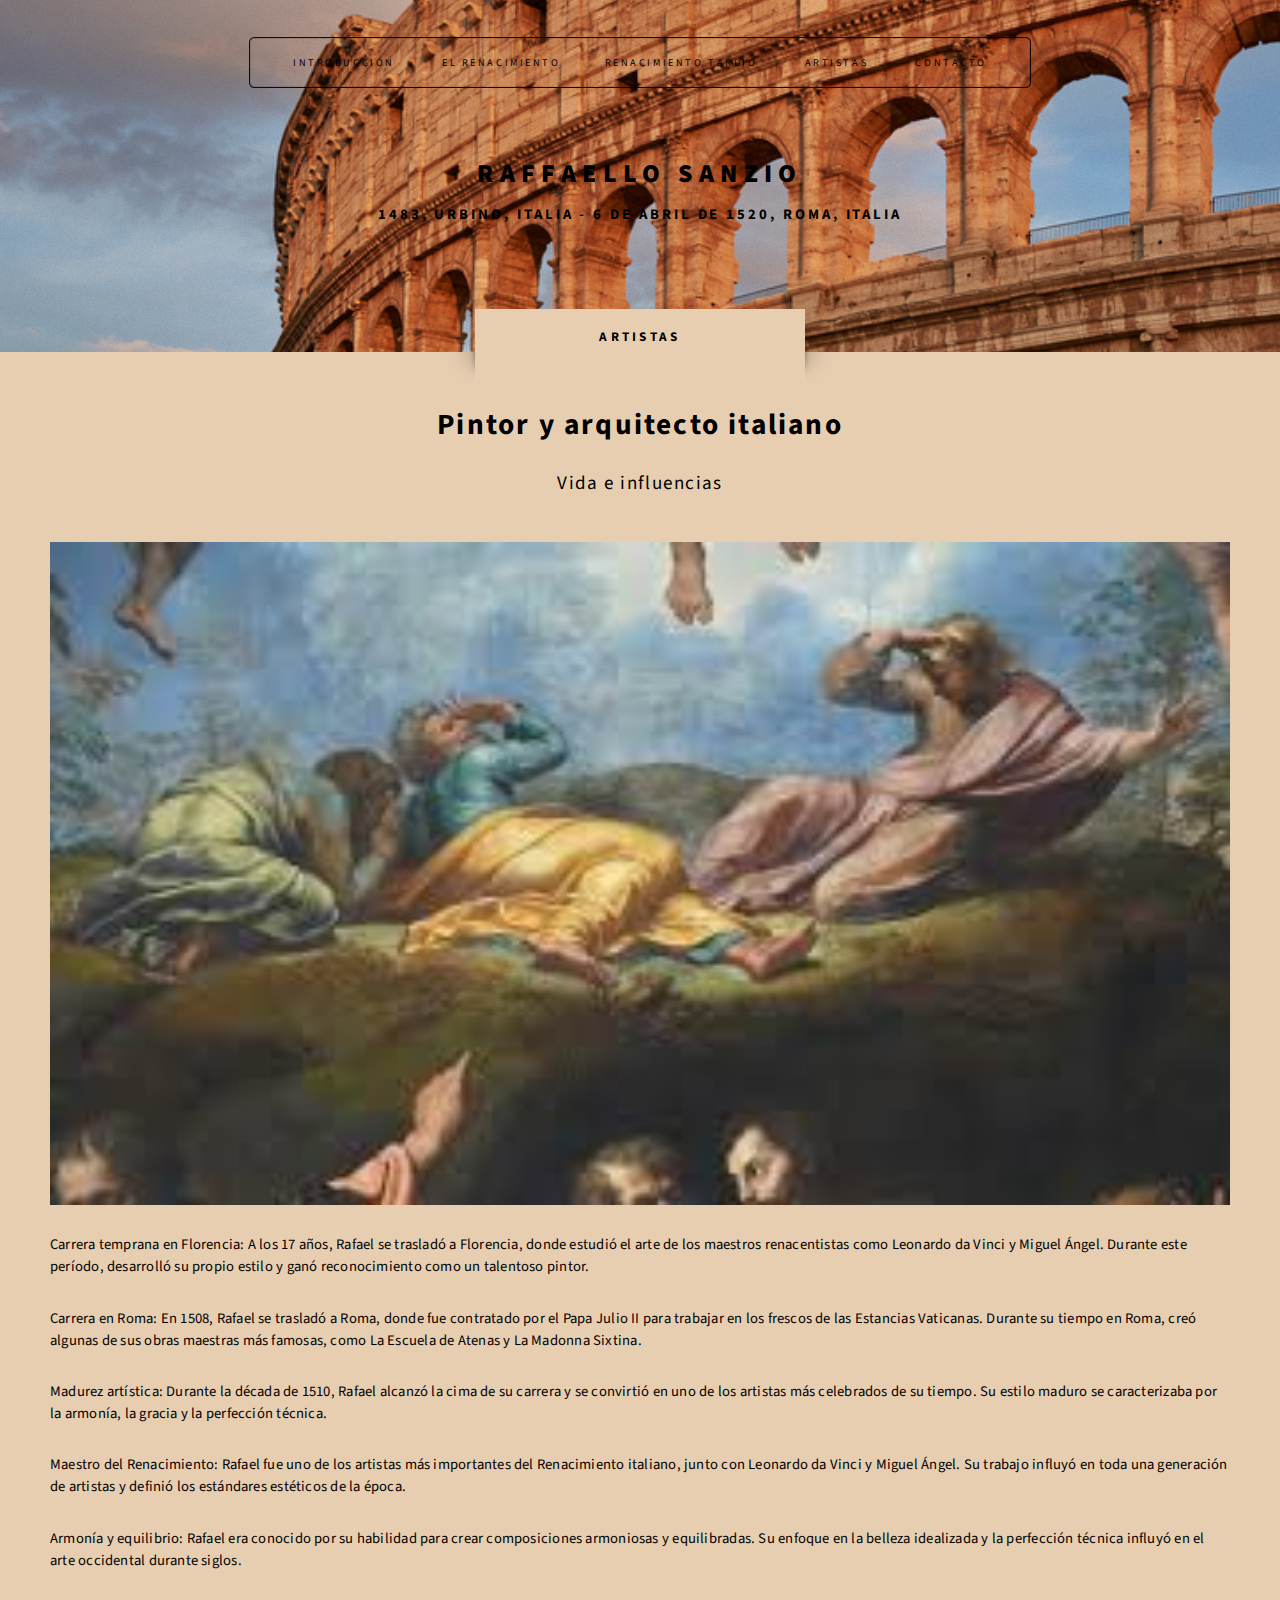
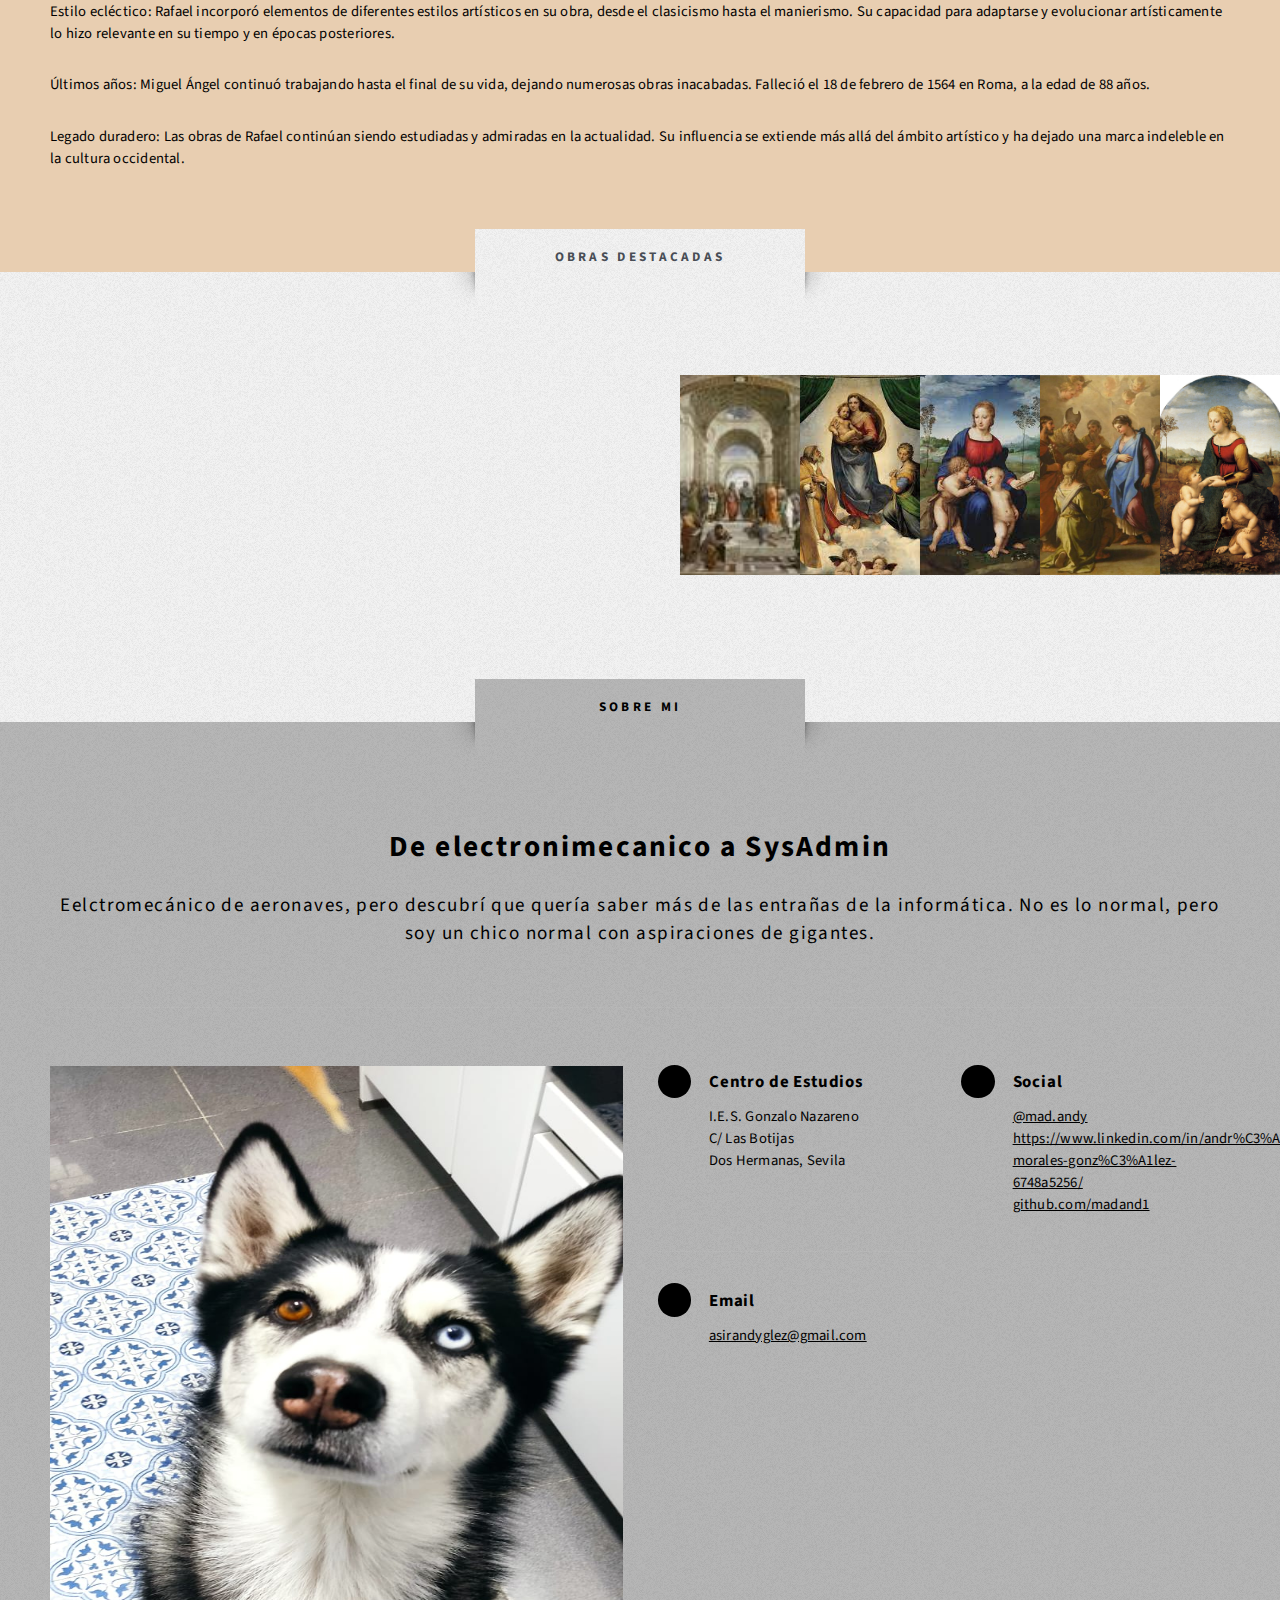
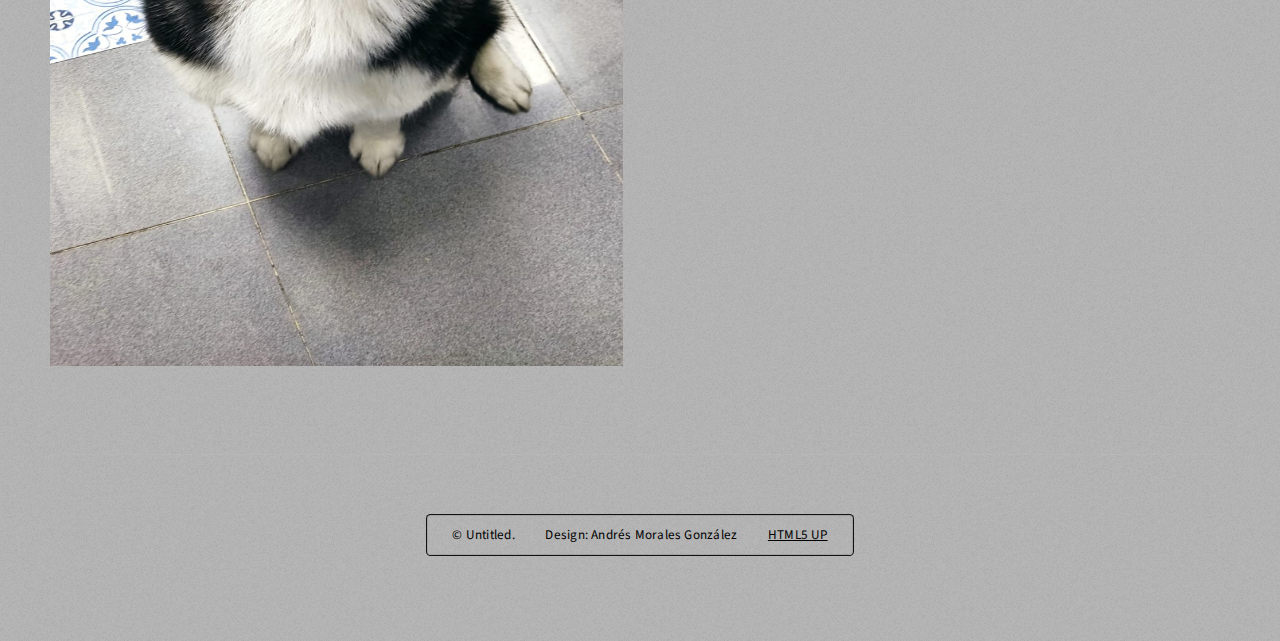
<file: rafael.html>
<!-- VALIDADO-->
<!DOCTYPE HTML>
<html lang="es">

<head>
	<title>Raffael</title>
	<meta charset="utf-8">
	<link rel="shortcut icon" href="images/favicon.png">
	<meta name="viewport" content="width=device-width, initial-scale=1">
	<link rel="stylesheet" href="assets/css/main.css">
</head>

<body class="right-sidebar is-preload">
	<div id="page-wrapper">

		<!-- Header -->
		<section id="header" class="wrapper">

			<!-- Logo -->
			<div id="logo">
				<h1><a>Raffaello Sanzio</a></h1>
				<p><strong>1483, Urbino, Italia - 6 de abril de 1520, Roma, Italia</strong></p>
			</div>

			<!-- Nav -->
			<nav id="nav">
				<ul>
					<li class="current"><a href="index.html">Introducción</a></li>
					<li>
						<a>El renacimiento</a>
						<ul>
							<li><a href="renacimientoitaliano.html">Renacimiento en Italia</a></li>
							<li><a href="renacimientofrances.html">Renacimiento en Francia</a></li>
							<li><a href="renacimientootros.html">Renacimiento en otros países</a></li>
						</ul>
					<li><a href="tardio.html">Renacimiento Tardío</a></li>
					<li>
						<a>Artistas</a>
						<ul>
							<li><a href="leo.html">Leonardo Da Vinco</a></li>
							<li><a href="donatello.html">Donatello</a></li>
							<li><a href="Miguel.html">Miguel Ángel</a></li>
							<li><a href="rafael.html">Rafael Sanzio</a></li>
						</ul>
					</li>
					<li><a href="contacto.html">Contacto</a></li>
				</ul>
			</nav>
		</section>

		<!-- Main -->
		<div id="cuerpo" class="wrapper style2">
			<div class="title">Artistas</div>
			<div class="container">
				<!-- Content -->
				<div id="contenido">
					<article class="box post">
						<header class="style1">
							<h2>Pintor y arquitecto italiano </h2>
							<p>Vida e influencias</p>
						</header>
						<a class="image featured">
							<img src="images/banner_rafaello.jpeg" alt="rafael">
						</a>
						<p>Carrera temprana en Florencia: A los 17 años, Rafael se trasladó a Florencia, donde estudió
							el arte de los maestros renacentistas como Leonardo da Vinci y Miguel Ángel. Durante este
							período, desarrolló su propio estilo y ganó reconocimiento como un talentoso pintor. </p>
						<p>Carrera en Roma: En 1508, Rafael se trasladó a Roma, donde fue contratado por el Papa Julio
							II para trabajar en los frescos de las Estancias Vaticanas. Durante su tiempo en Roma, creó
							algunas de sus obras maestras más famosas, como La Escuela de Atenas y La Madonna Sixtina.
						</p>
						<p>Madurez artística: Durante la década de 1510, Rafael alcanzó la cima de su carrera y se
							convirtió en uno de los artistas más celebrados de su tiempo. Su estilo maduro se
							caracterizaba por la armonía, la gracia y la perfección técnica.</p>
						<p>Maestro del Renacimiento: Rafael fue uno de los artistas más importantes del Renacimiento
							italiano, junto con Leonardo da Vinci y Miguel Ángel. Su trabajo influyó en toda una
							generación de artistas y definió los estándares estéticos de la época.</p>
						<p>Armonía y equilibrio: Rafael era conocido por su habilidad para crear composiciones
							armoniosas y equilibradas. Su enfoque en la belleza idealizada y la perfección técnica
							influyó en el arte occidental durante siglos.</p>
						<p>Estilo ecléctico: Rafael incorporó elementos de diferentes estilos artísticos en su obra,
							desde el clasicismo hasta el manierismo. Su capacidad para adaptarse y evolucionar
							artísticamente lo hizo relevante en su tiempo y en épocas posteriores.</p>
						<p>Últimos años: Miguel Ángel continuó trabajando hasta el final de su vida, dejando numerosas
							obras inacabadas. Falleció el 18 de febrero de 1564 en Roma, a la edad de 88 años.</p>
						<p>Legado duradero: Las obras de Rafael continúan siendo estudiadas y admiradas en la
							actualidad. Su influencia se extiende más allá del ámbito artístico y ha dejado una marca
							indeleble en la cultura occidental.</p>
					</article>
				</div>
			</div>
		</div>
		<div id="obras-destacadas" class="wrapper style3">
			<div class="title">Obras destacadas</div>
			<div class="container"></div> <!-- Cambio el ID para que coincida con el del CSS -->
			<div id="carousel" class="carousel"> <!-- Agrego la clase "carousel" al contenedor -->
				<div class="carousel-item">
					<a href="https://es.wikipedia.org/wiki/La_escuela_de_Atenas"><img src="images/atenas.jpeg"
							alt="David de Miguel Ángel"></a>
				</div>
				<div class="carousel-item">
					<a href="https://es.wikipedia.org/wiki/Madonna_Sixtina_(Rafael)"><img src="images/madona_six.jpeg"
							alt="Pieta"></a>
				</div>
				<div class="carousel-item">
					<a href="https://es.wikipedia.org/wiki/Virgen_del_jilguero"><img src="images/jilguero.jpeg"
							alt="Magdalena Penitente"></a>
				</div>
				<div class="carousel-item">
					<a href="https://es.wikipedia.org/wiki/Matrimonio_de_la_Virgen_(Luca_Giordano)"><img
							src="images/matrimonio.jpg" alt="San Juan Evangelista"></a>
				</div>
				<div class="carousel-item">
					<a
						href="https://cronicasdelhelesponto.wordpress.com/2016/12/29/la-bella-jardinera-de-rafael-sanzio/"><img
							src="images/jardinera.jpg" alt="Judit"></a>
				</div>
			</div>
		</div>




		<!-- Footer -->
		<div id="footer" class="wrapper">
			<div class="title">Sobre mi</div>
			<div class="container">
				<header class="style1">
					<h2>De electronimecanico a SysAdmin</h2>
					<p>
						Eelctromecánico de aeronaves, pero descubrí que quería saber más de las entrañas de la
						informática.
						No es lo normal, pero soy un chico normal con aspiraciones de gigantes.
					</p>
				</header>
				<div class="row">
					<div class="col-6 col-12-medium">

						<!-- Contact Form -->
						<div>
							<a class="image featured"><img src="images/foto-koda.jpg" width="100" height="900"
									alt="foto"></a>
						</div>
					</div>
					<div class="col-6 col-12-medium">

						<!-- Contact -->
						<div class="feature-list small">
							<div class="row">
								<div class="col-6 col-12-small">
									<section>
										<h3 class="icon solid fa-home">Centro de Estudios</h3>
										<p>
											I.E.S. Gonzalo Nazareno<br>
											C/ Las Botijas<br>
											Dos Hermanas, Sevila
										</p>
									</section>
								</div>
								<div class="col-6 col-12-small">
									<section>
										<h3 class="icon solid fa-comment">Social</h3>
										<p>
											<a href="https://www.instagram.com/mad.andy/">@mad.andy</a><br>
											<a
												href="https://www.linkedin.com/in/andr%C3%A9s-morales-gonz%C3%A1lez-6748a5256/">https://www.linkedin.com/in/andr%C3%A9s-morales-gonz%C3%A1lez-6748a5256/</a><br>
											<a href="https://github.com/madand1">github.com/madand1</a>
										</p>
									</section>
								</div>
								<div class="col-6 col-12-small">
									<section>
										<h3 class="icon solid fa-envelope">Email</h3>
										<p>
											<a href="mailto:asirandyglez@gmail.com">asirandyglez@gmail.com</a>
										</p>
									</section>
								</div>
							</div>
						</div>
					</div>
				</div>
				<div id="copyright">
					<ul>
						<li>&copy; Untitled.</li>
						<li>Design: Andrés Morales González</li>
						<li><a href="http://html5up.net">HTML5 UP</a></li>
					</ul>
				</div>
			</div>
		</div>
	</div>
	<!-- Scripts -->
	<script src="assets/js/jquery.min.js"></script>
	<script src="assets/js/jquery.dropotron.min.js"></script>
	<script src="assets/js/browser.min.js"></script>
	<script src="assets/js/breakpoints.min.js"></script>
	<script src="assets/js/util.js"></script>
	<script src="assets/js/main.js"></script>
</body>

</html>
</file>
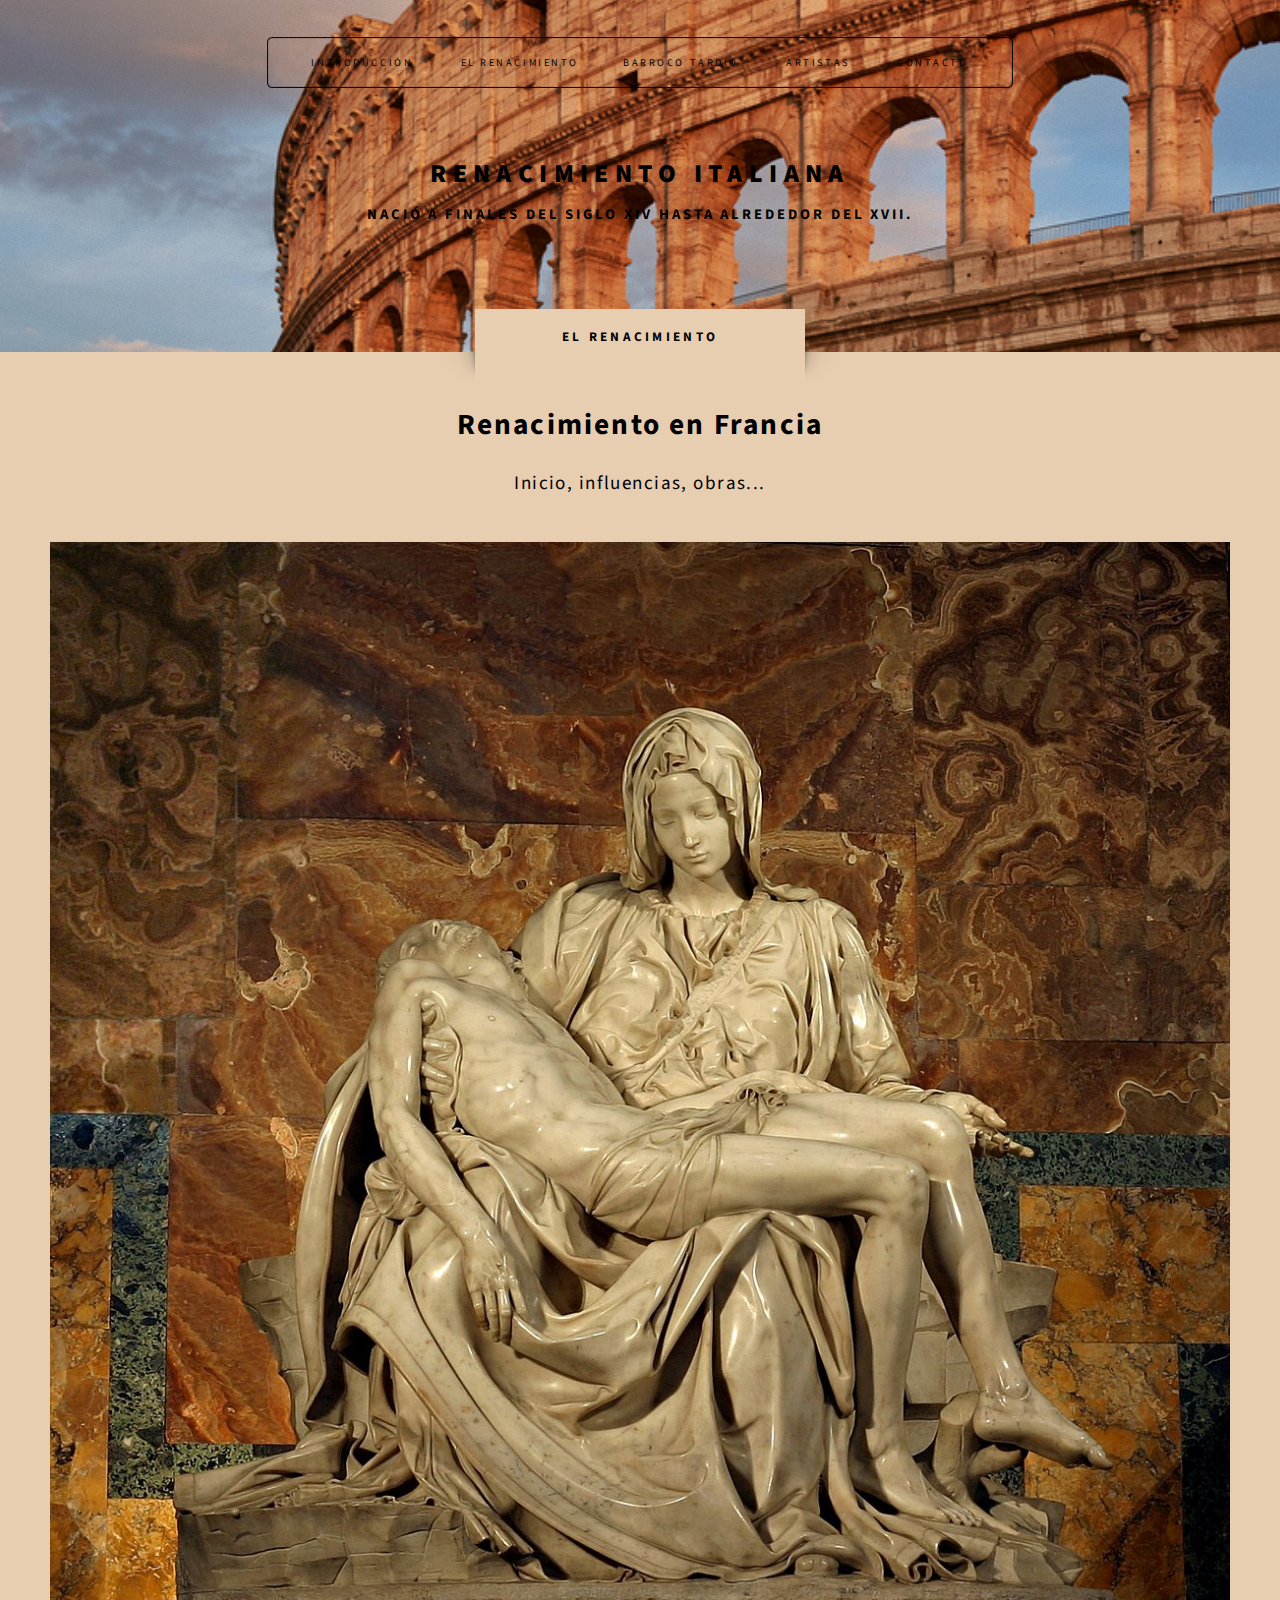
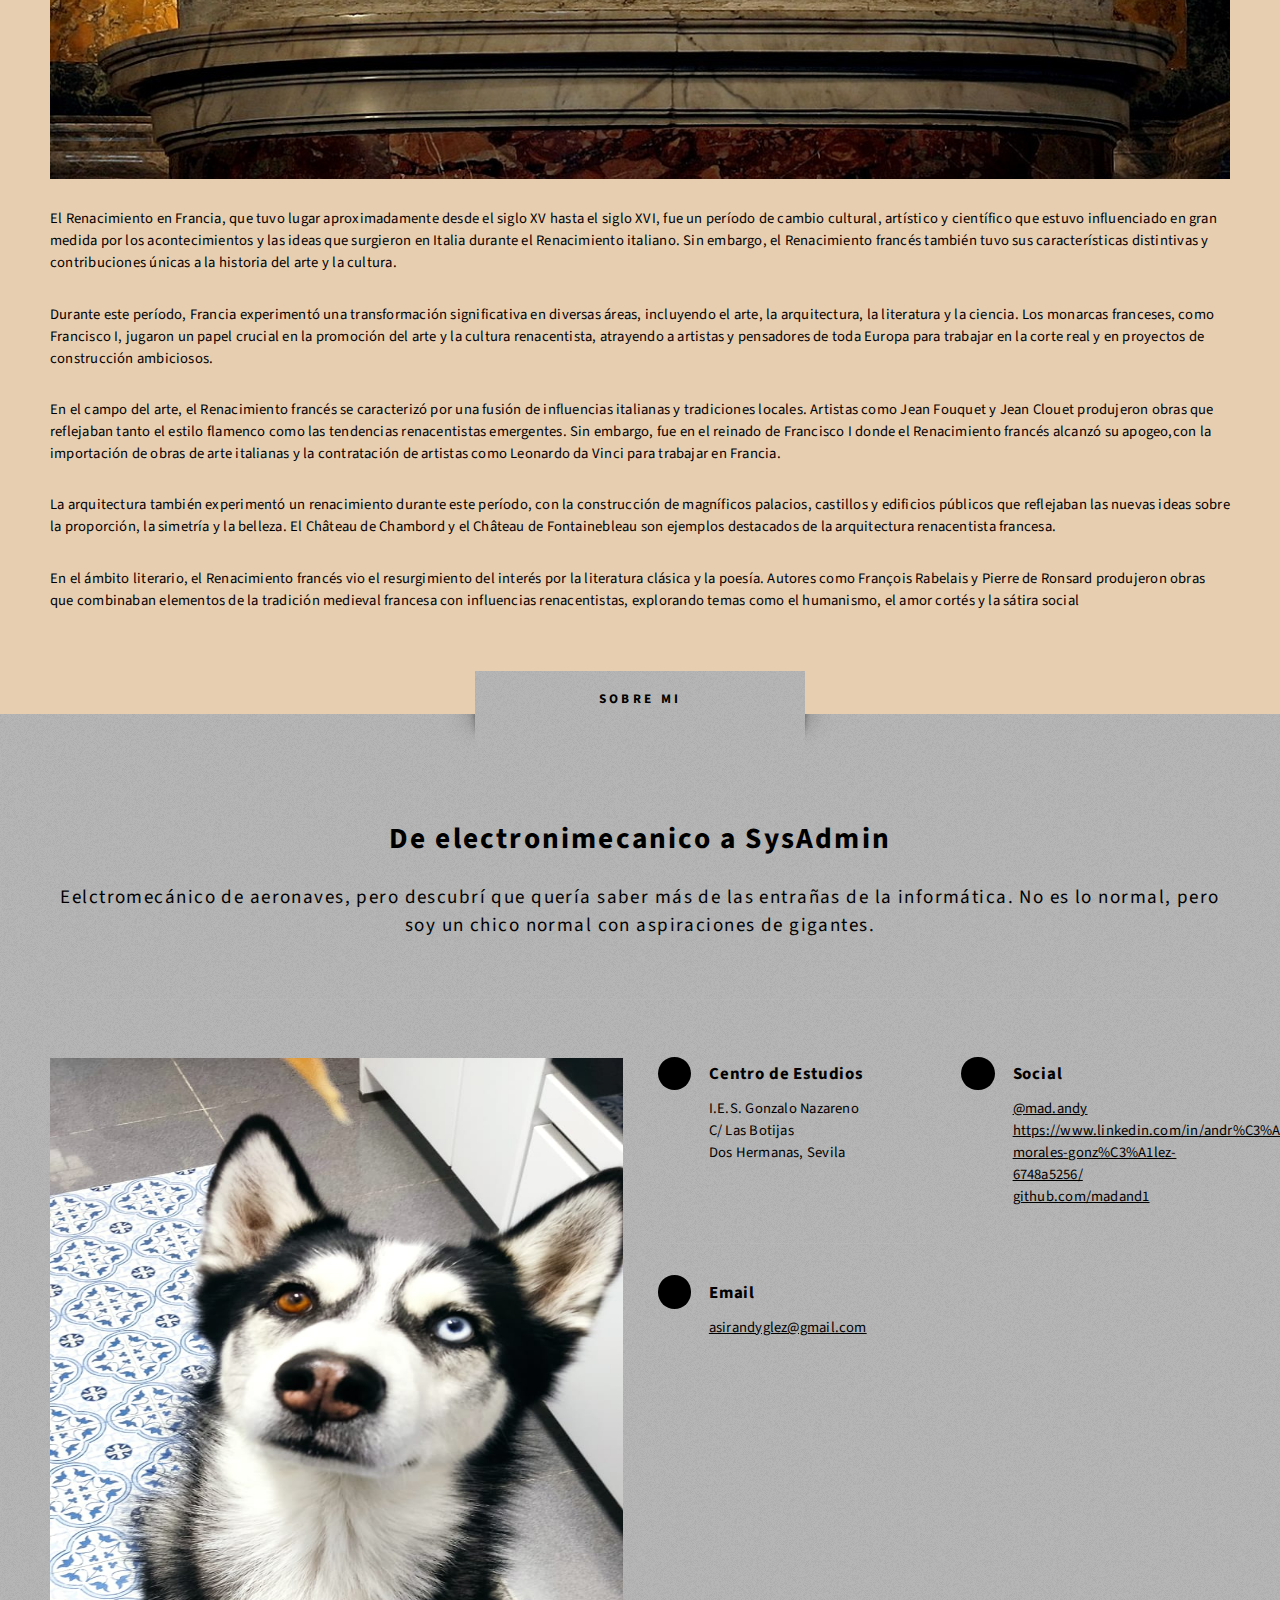
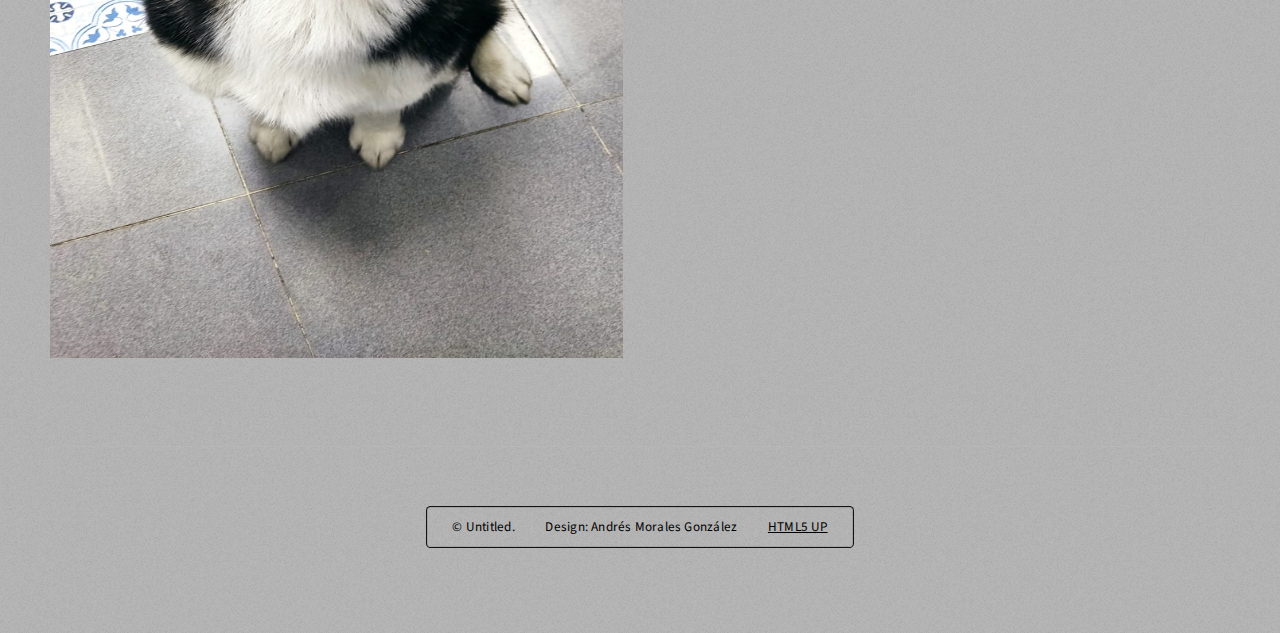
<file: renacimientofrances.html>
<!--VALIDADO-->
<!DOCTYPE HTML>
<html lang="es">
	<head>
		<title>Renacimiento en Francia</title>
		<meta charset="utf-8" >
		<link rel="shortcut icon" href="images/favicon-concha.jpg">
		<meta name="viewport" content="width=device-width, initial-scale=1">
		<link rel="stylesheet" href="assets/css/main.css" >
	</head>
	<body class="right-sidebar is-preload">
		<div id="page-wrapper">

            <!-- Header -->
                <section id="header" class="wrapper">

                      <!-- Logo -->
					  <div id="logo">
						<h1><a>Renacimiento italiana</a></h1>
						<p><strong>Nació a finales del siglo XIV hasta alrededor del XVII.</strong></p>
					</div>

				<!-- Nav -->
				<nav id="nav">
					<ul>
						<li class="current"><a href="index.html">Introducción</a></li>
						<li>
							<a>El renacimiento</a>
                                <ul>
                                    <li><a href="renacimientoitaliano.html">Renacimiento en Italia</a></li>
                                    <li><a href="renacimientofrances.html">Renacimiento en Francia</a></li>
                                    <li><a href="renacimientootros.html">Renacimiento en otros países</a></li>
                                </ul>
						<li><a href="tardio.html">Barroco Tardío</a></li>
						<li>
							<a>Artistas</a>
							<ul>
								<li><a href="leo.html">Leonardo Da Vinco</a></li>
								<li><a href="donatello.html">Donatello</a></li>
								<li><a href="Miguel.html">Miguel Ángel</a></li>
								<li><a href="rafael.html">Rafael Sanzio</a></li>
							</ul>
						</li>
                            <li><a href="contacto.html">Contacto</a></li>
                        </ul>
                    </nav>
                </section>

			<!-- Main -->
				<div id="main" class="wrapper style2">
					<div class="title">El renacimiento</div>
					<div class="container">
								<!-- Content -->
									<div id="content">
										<article class="box post">
											<header class="style1">
												<h2>Renacimiento en Francia</h2>
												<p>Inicio, influencias, obras...</p>
											</header>
											<a class="image featured">
												<img src="images/banner-francia.jpg" alt="Piedad del Vaticano" >
											</a>
											<p>El Renacimiento en Francia, que tuvo lugar aproximadamente desde el siglo XV hasta el siglo XVI, fue un período de cambio cultural, artístico 
											y científico que estuvo influenciado en gran medida por los acontecimientos y las ideas que surgieron en Italia durante el Renacimiento italiano. 
											Sin embargo, el Renacimiento francés también tuvo sus características distintivas y contribuciones únicas a la historia del arte y la cultura.</p>
											<p>Durante este período, Francia experimentó una transformación significativa en diversas áreas, incluyendo el arte, la arquitectura, la literatura y la ciencia.
											 Los monarcas franceses, como Francisco I, jugaron un papel crucial en la promoción del arte y la cultura renacentista, atrayendo a artistas 
											y pensadores de toda Europa para trabajar en la corte real y en proyectos de construcción ambiciosos.</p>
											<p>En el campo del arte, el Renacimiento francés se caracterizó por una fusión de influencias italianas y tradiciones locales.
										     Artistas como Jean Fouquet y Jean Clouet produjeron obras que reflejaban tanto el estilo flamenco como las tendencias renacentistas emergentes. 
											 Sin embargo, fue en el reinado de Francisco I donde el Renacimiento francés alcanzó su apogeo,con la importación de obras de arte italianas y la contratación de artistas como Leonardo da Vinci para trabajar en Francia.</p>
											 <p>La arquitectura también experimentó un renacimiento durante este período, con la construcción de magníficos palacios, castillos y edificios públicos 
											que reflejaban las nuevas ideas sobre la proporción, la simetría y la belleza. 
											El Château de Chambord y el Château de Fontainebleau son ejemplos destacados de la arquitectura renacentista francesa.</p>
											<p>En el ámbito literario, el Renacimiento francés vio el resurgimiento del interés por la literatura clásica y la poesía. 
											Autores como François Rabelais y Pierre de Ronsard produjeron obras que combinaban elementos de la tradición medieval francesa con influencias renacentistas,
											explorando temas como el humanismo, el amor cortés y la sátira social</p>
											</article>
									</div>
						</div>
					</div>
						<!-- Footer -->
						<div id="footer" class="wrapper">
							<div class="title">Sobre mi</div>
							<div class="container">
								<header class="style1">
									<h2>De electronimecanico a SysAdmin</h2>
									<p>
										Eelctromecánico de aeronaves, pero descubrí que quería saber más de las entrañas de la
										informática.
										No es lo normal, pero soy un chico normal con aspiraciones de gigantes.
									</p>
								</header>
								<div class="row">
									<div class="col-6 col-12-medium">
			
										<!-- Contact Form -->
										<div>
											<a class="image featured"><img src="images/foto-koda.jpg" width="100" height="900"
													alt="foto"></a>
										</div>
									</div>
									<div class="col-6 col-12-medium">
			
										<!-- Contact -->
										<div class="feature-list small">
											<div class="row">
												<div class="col-6 col-12-small">
													<section>
														<h3 class="icon solid fa-home">Centro de Estudios</h3>
														<p>
															I.E.S. Gonzalo Nazareno<br>
															C/ Las Botijas<br>
															Dos Hermanas, Sevila
														</p>
													</section>
												</div>
												<div class="col-6 col-12-small">
													<section>
														<h3 class="icon solid fa-comment">Social</h3>
														<p>
															<a href="https://www.instagram.com/mad.andy/">@mad.andy</a><br>
															<a
																href="https://www.linkedin.com/in/andr%C3%A9s-morales-gonz%C3%A1lez-6748a5256/">https://www.linkedin.com/in/andr%C3%A9s-morales-gonz%C3%A1lez-6748a5256/</a><br>
															<a href="https://github.com/madand1">github.com/madand1</a>
														</p>
													</section>
												</div>
												<div class="col-6 col-12-small">
													<section>
														<h3 class="icon solid fa-envelope">Email</h3>
														<p>
															<a href="mailto:asirandyglez@gmail.com">asirandyglez@gmail.com</a>
														</p>
													</section>
												</div>
											</div>
										</div>
									</div>
								</div>
								<div id="copyright">
									<ul>
										<li>&copy; Untitled.</li>
										<li>Design: Andrés Morales González</li>
										<li><a href="http://html5up.net">HTML5 UP</a></li>
									</ul>
								</div>
							</div>
						</div>
				</div>
				<!-- Scripts -->
				<script src="assets/js/jquery.min.js"></script>
				<script src="assets/js/jquery.dropotron.min.js"></script>
				<script src="assets/js/browser.min.js"></script>
				<script src="assets/js/breakpoints.min.js"></script>
				<script src="assets/js/util.js"></script>
				<script src="assets/js/main.js"></script>
			</body>
			
			</html>
</file>
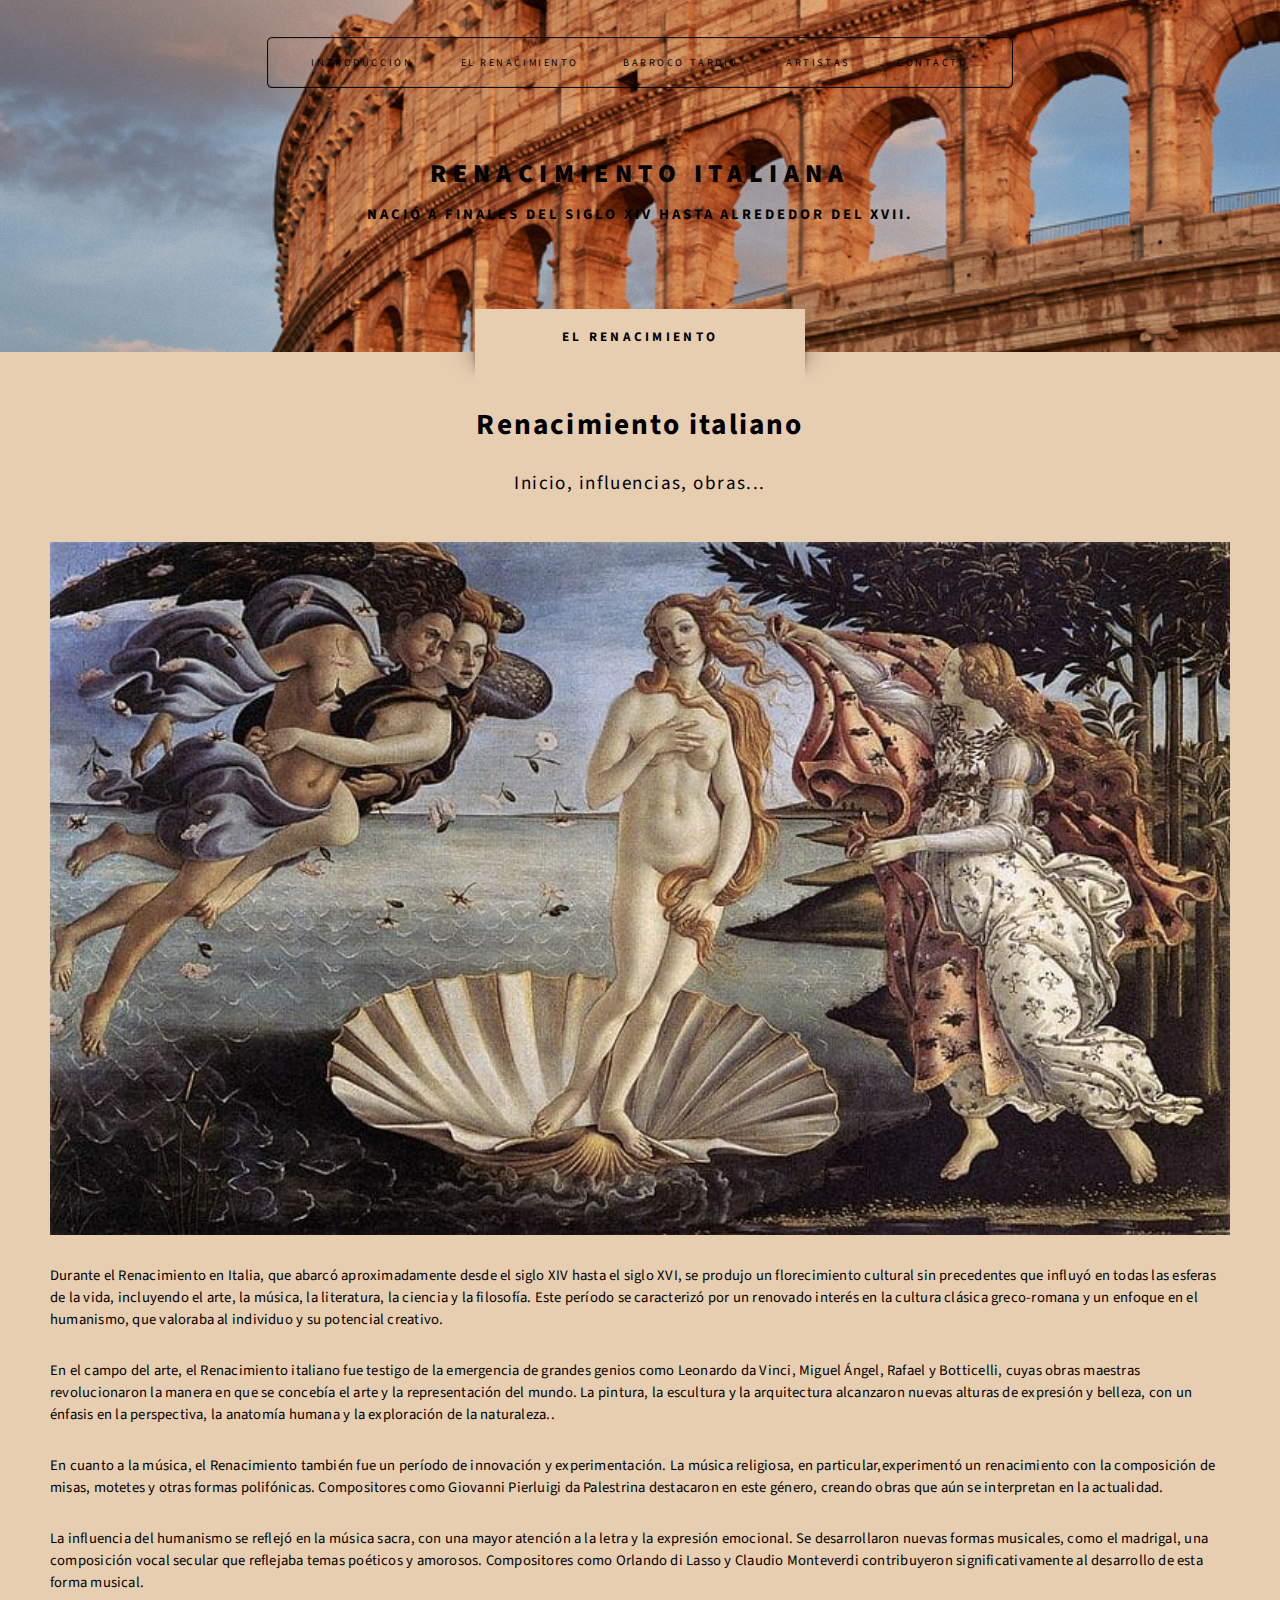
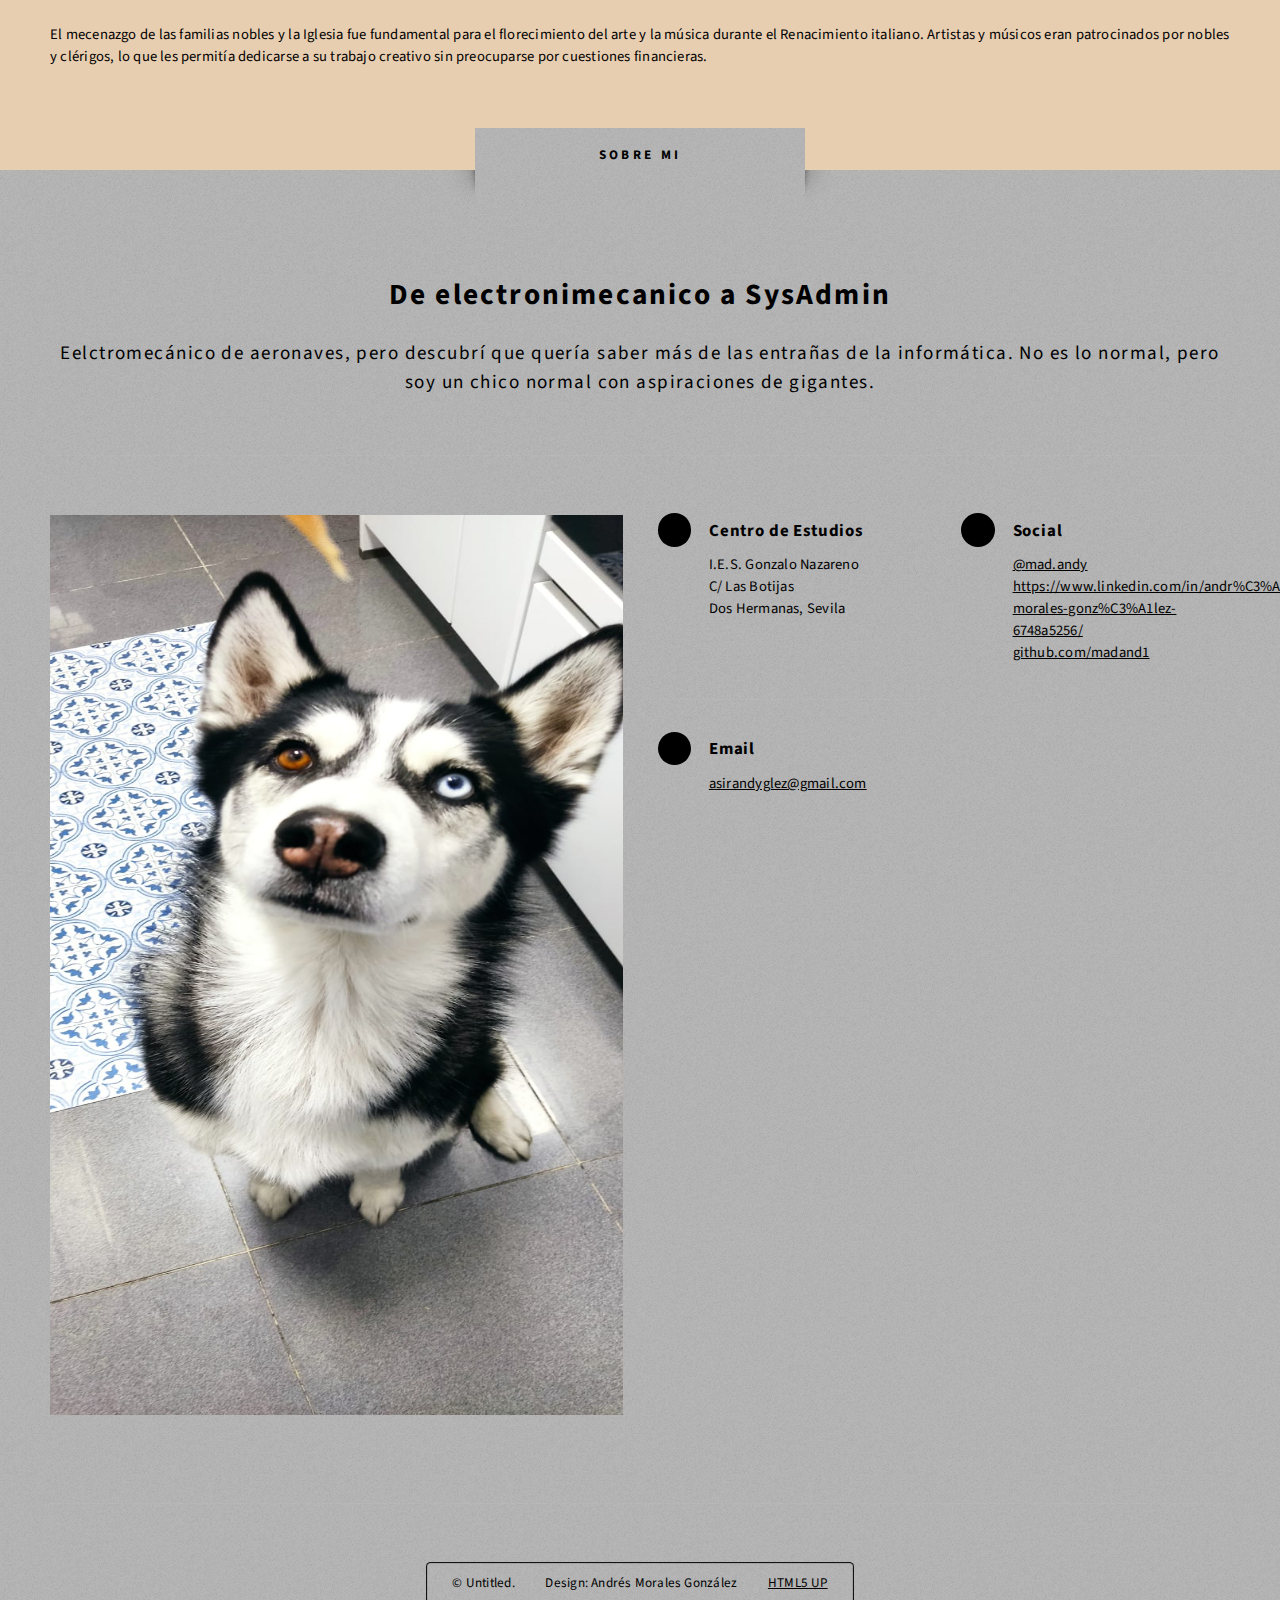
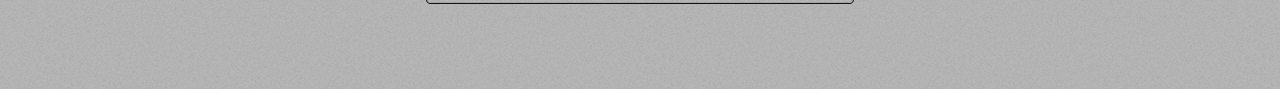
<file: renacimientoitaliano.html>
<!-- VALIDADO-->
<!DOCTYPE HTML>
<html lang="es">
	<head>
		<title>Renacimiento italiano</title>
		<meta charset="utf-8" >
		<link rel="shortcut icon" href="images/favicon-concha.jpg">
		<meta name="viewport" content="width=device-width, initial-scale=1">

		<link rel="stylesheet" href="assets/css/main.css" >
	</head>
	<body class="right-sidebar is-preload">
		<div id="page-wrapper">

            <!-- Header -->
                <section id="header" class="wrapper">

                    <!-- Logo -->
                        <div id="logo">
                            <h1><a>Renacimiento italiana</a></h1>
                            <p><strong>Nació a finales del siglo XIV hasta alrededor del XVII.</strong></p>
                        </div>

                    <!-- Nav -->
                    <nav id="nav">
                        <ul>
                            <li class="current"><a href="index.html">Introducción</a></li>
                            <li>
                                <a>El renacimiento</a>
                                <ul>
                                    <li><a href="renacimientoitaliano.html">Renacimiento en Italia</a></li>
                                    <li><a href="renacimientofrances.html">Renacimiento en Francia</a></li>
                                    <li><a href="renacimientootros.html">Renacimiento en otros países</a></li>
                                </ul>
                            <li><a href="tardio.html">Barroco Tardío</a></li>
                            <li>
								<a>Artistas</a>
								<ul>
									<li><a href="leo.html">Leonardo Da Vinco</a></li>
									<li><a href="donatello.html">Donatello</a></li>
									<li><a href="Miguel.html">Miguel Ángel</a></li>
									<li><a href="rafael.html">Rafael Sanzio</a></li>
								</ul>
                            </li>
                            <li><a href="contacto.html">Contacto</a></li>
                        </ul>
                    </nav>
                </section>

			<!-- Main -->
				<div id="main" class="wrapper style2">
					<div class="title">El renacimiento</div>
					<div class="container">
								<!-- Content -->
									<div id="content">
										<article class="box post">
											<header class="style1">
												<h2>Renacimiento italiano</h2>
												<p>Inicio, influencias, obras...</p>
											</header>
											<a class="image featured">
												<img src="images/banner-renacimiento-italiano.jpg" alt="Nacimiento de Venus" >
											</a>
											<p>	Durante el Renacimiento en Italia, que abarcó aproximadamente desde el siglo XIV hasta el siglo XVI, se produjo un florecimiento cultural
											 sin precedentes que influyó en todas las esferas de la vida, incluyendo el arte, la música, la literatura, la ciencia y la filosofía. 
											 Este período se caracterizó por un renovado interés en la cultura clásica greco-romana y un enfoque en el humanismo, que valoraba al individuo y
											 su potencial creativo.</p>
											<p>En el campo del arte, el Renacimiento italiano fue testigo de la emergencia de grandes genios como Leonardo da Vinci, Miguel Ángel, Rafael y Botticelli,
											cuyas obras maestras revolucionaron la manera en que se concebía el arte y la representación del mundo. La pintura, la escultura 
											y la arquitectura alcanzaron nuevas alturas de expresión y belleza, con un énfasis en la perspectiva, la anatomía humana y la exploración de la naturaleza..</p>
											<p>En cuanto a la música, el Renacimiento también fue un período de innovación y experimentación. 
											La música religiosa, en particular,experimentó un renacimiento con la composición de misas, motetes y otras formas polifónicas.
											Compositores como Giovanni Pierluigi da Palestrina destacaron en este género, creando obras que aún se interpretan en la actualidad.</p>
											<p>La influencia del humanismo se reflejó en la música sacra, con una mayor atención a la letra y la expresión emocional.
											Se desarrollaron nuevas formas musicales, como el madrigal, una composición vocal secular que reflejaba temas poéticos y amorosos.
											Compositores como Orlando di Lasso y Claudio Monteverdi contribuyeron significativamente al desarrollo de esta forma musical.</p>
											<p>El mecenazgo de las familias nobles y la Iglesia fue fundamental para el florecimiento del arte y la música durante el Renacimiento italiano.
											Artistas y músicos eran patrocinados por nobles y clérigos, lo que les permitía dedicarse a su trabajo creativo sin preocuparse por cuestiones financieras.</p>
										</article>
									</div>
						</div>
					</div>
						<!-- Footer -->
						<div id="footer" class="wrapper">
							<div class="title">Sobre mi</div>
							<div class="container">
								<header class="style1">
									<h2>De electronimecanico a SysAdmin</h2>
									<p>
										Eelctromecánico de aeronaves, pero descubrí que quería saber más de las entrañas de la
										informática.
										No es lo normal, pero soy un chico normal con aspiraciones de gigantes.
									</p>
								</header>
								<div class="row">
									<div class="col-6 col-12-medium">
			
										<!-- Contact Form -->
										<div>
											<a class="image featured"><img src="images/foto-koda.jpg" width="100" height="900"
													alt="foto"></a>
										</div>
									</div>
									<div class="col-6 col-12-medium">
			
										<!-- Contact -->
										<div class="feature-list small">
											<div class="row">
												<div class="col-6 col-12-small">
													<section>
														<h3 class="icon solid fa-home">Centro de Estudios</h3>
														<p>
															I.E.S. Gonzalo Nazareno<br>
															C/ Las Botijas<br>
															Dos Hermanas, Sevila
														</p>
													</section>
												</div>
												<div class="col-6 col-12-small">
													<section>
														<h3 class="icon solid fa-comment">Social</h3>
														<p>
															<a href="https://www.instagram.com/mad.andy/">@mad.andy</a><br>
															<a
																href="https://www.linkedin.com/in/andr%C3%A9s-morales-gonz%C3%A1lez-6748a5256/">https://www.linkedin.com/in/andr%C3%A9s-morales-gonz%C3%A1lez-6748a5256/</a><br>
															<a href="https://github.com/madand1">github.com/madand1</a>
														</p>
													</section>
												</div>
												<div class="col-6 col-12-small">
													<section>
														<h3 class="icon solid fa-envelope">Email</h3>
														<p>
															<a href="mailto:asirandyglez@gmail.com">asirandyglez@gmail.com</a>
														</p>
													</section>
												</div>
											</div>
										</div>
									</div>
								</div>
								<div id="copyright">
									<ul>
										<li>&copy; Untitled.</li>
										<li>Design: Andrés Morales González</li>
										<li><a href="http://html5up.net">HTML5 UP</a></li>
									</ul>
								</div>
							</div>
						</div>
				</div>
				<!-- Scripts -->
				<script src="assets/js/jquery.min.js"></script>
				<script src="assets/js/jquery.dropotron.min.js"></script>
				<script src="assets/js/browser.min.js"></script>
				<script src="assets/js/breakpoints.min.js"></script>
				<script src="assets/js/util.js"></script>
				<script src="assets/js/main.js"></script>
			</body>
			
			</html>
</file>
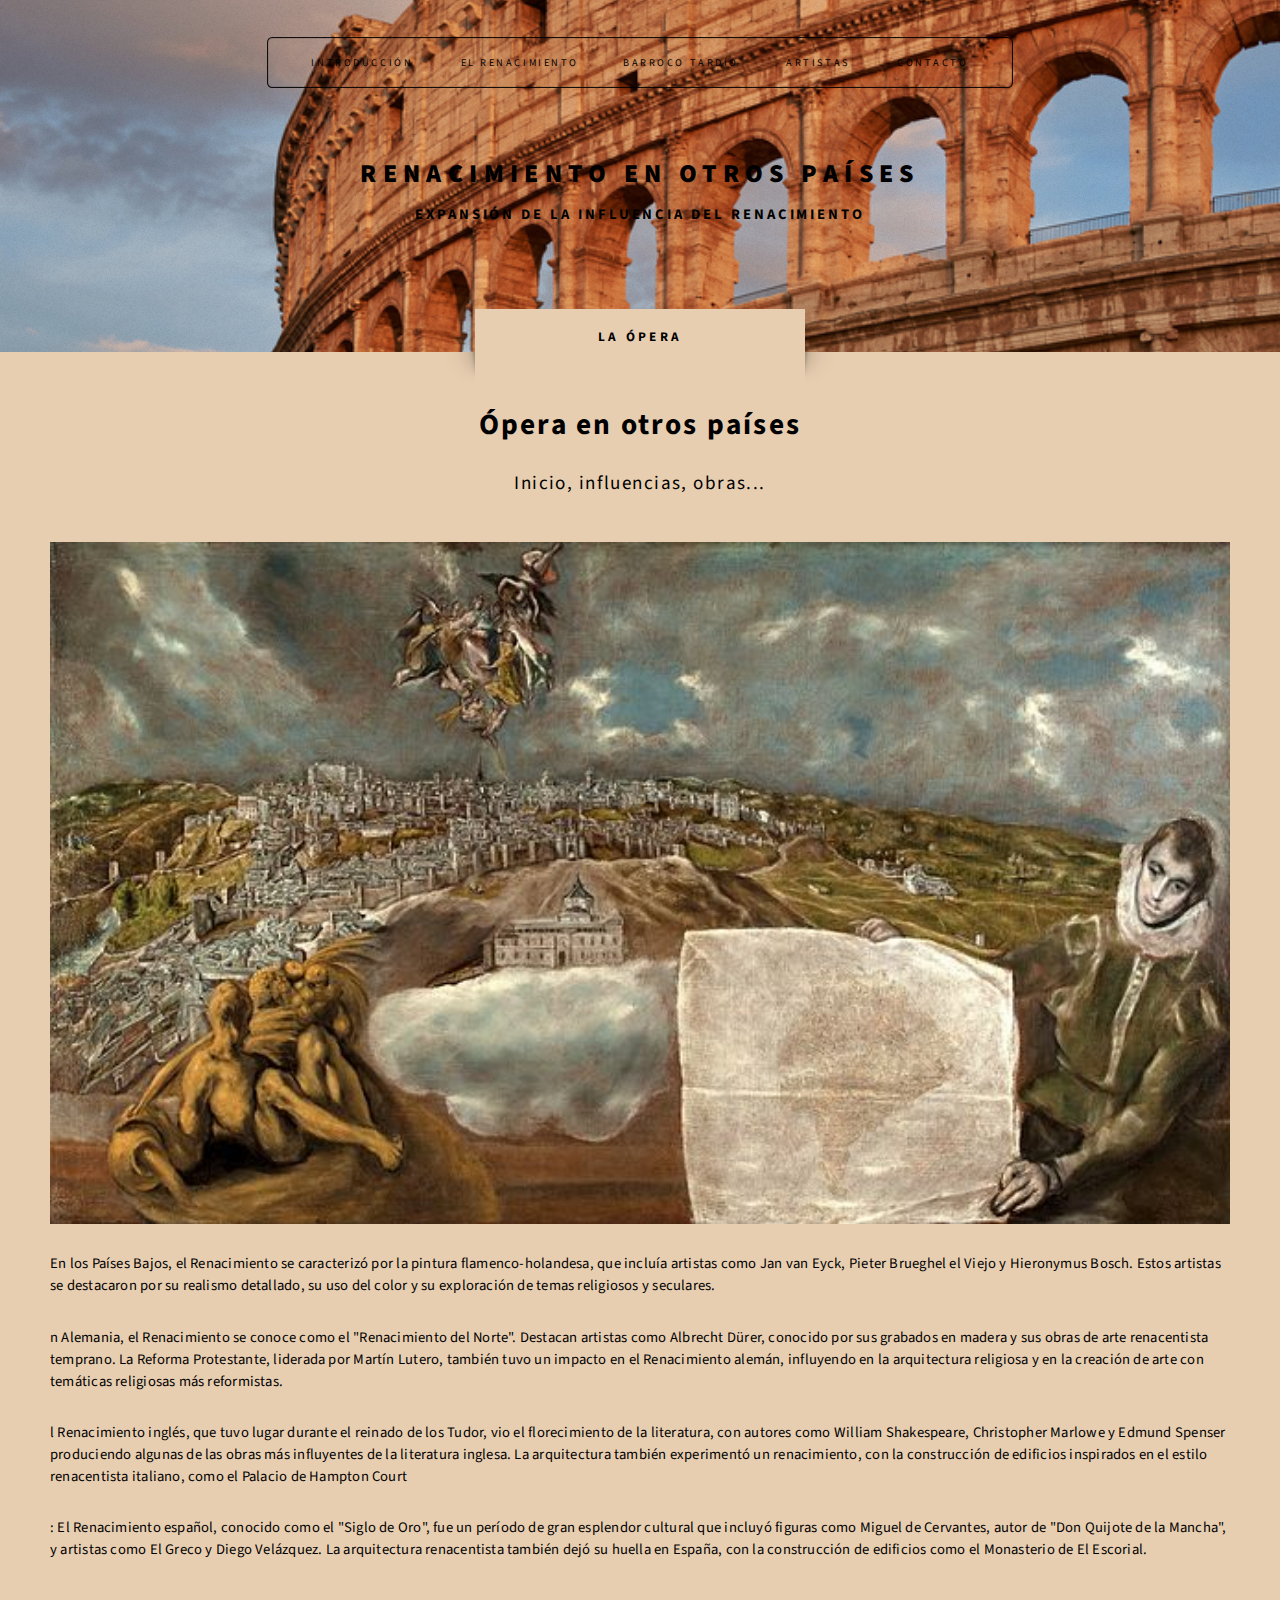
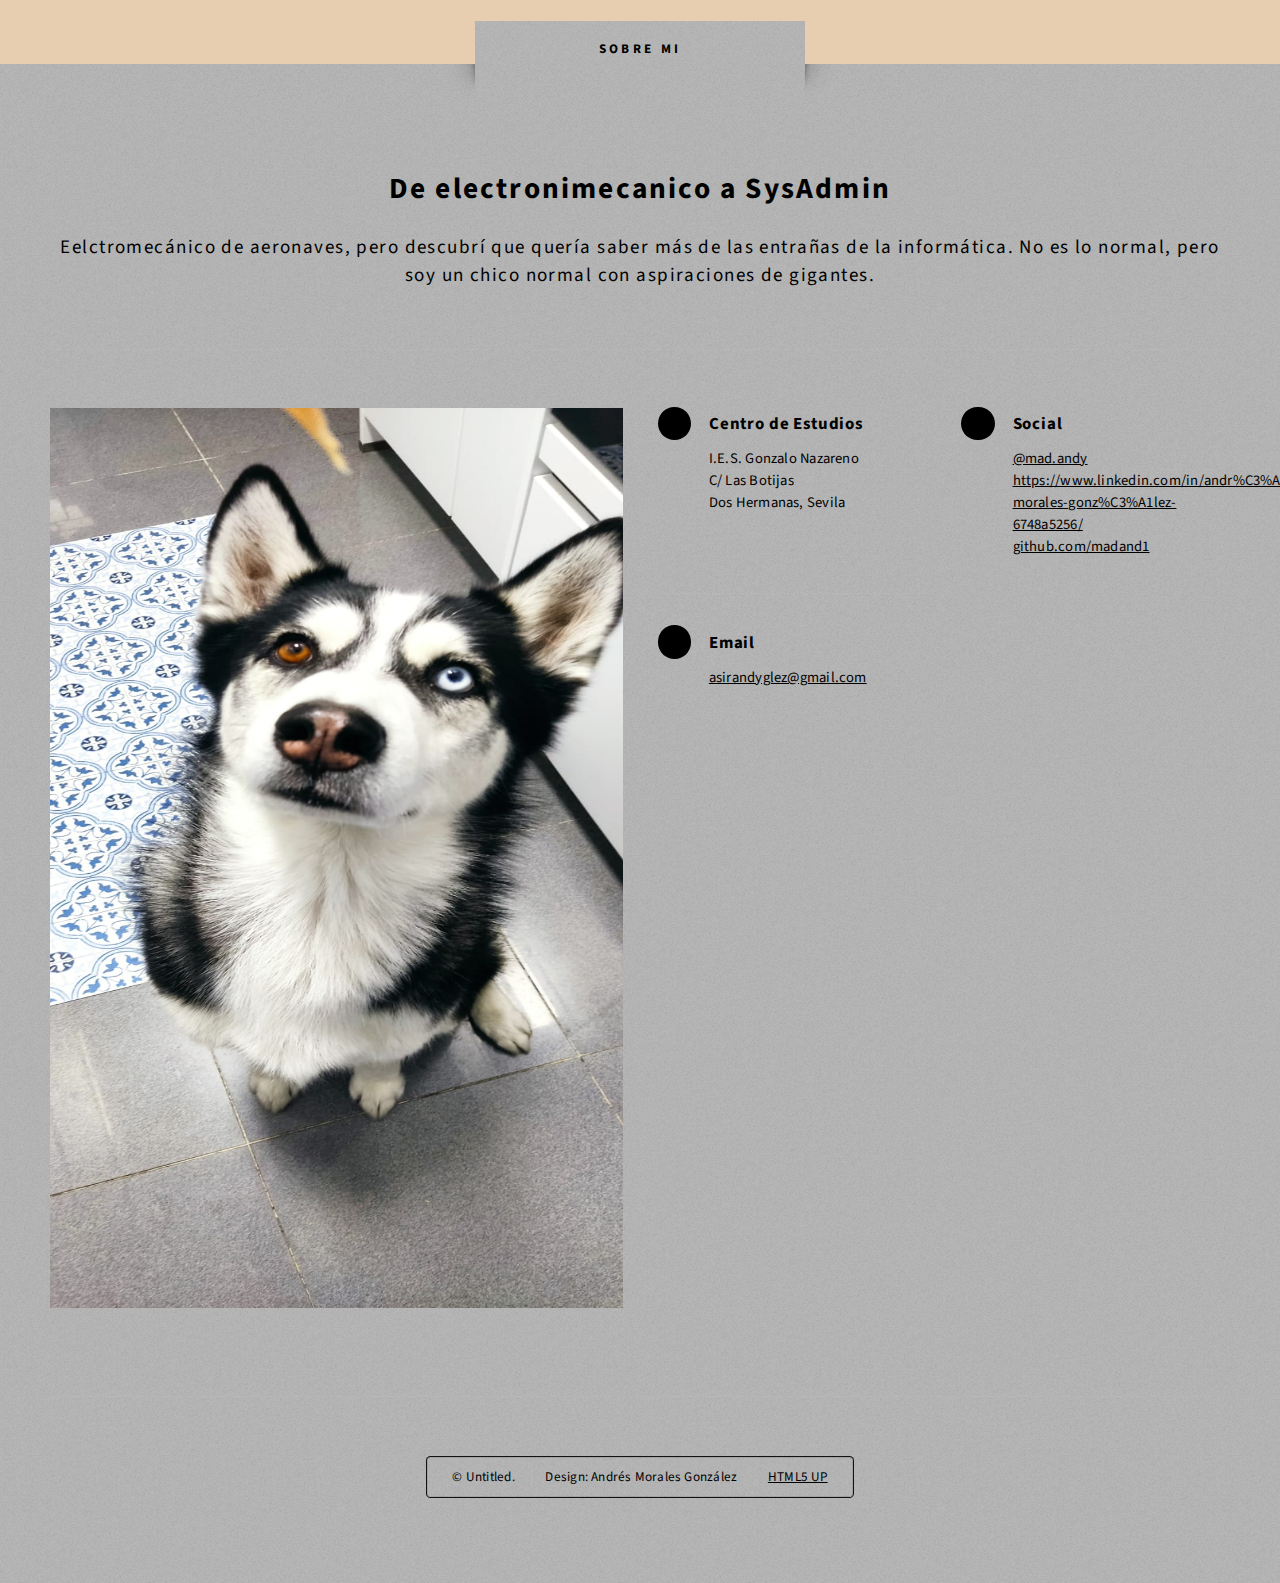
<file: renacimientootros.html>
<!--VALIDADO-->
<!DOCTYPE HTML>
<html lang="es">
	<head>
		<title>Otros países</title>
		<meta charset="utf-8" >
		<link rel="shortcut icon" href="images/favicon-concha.jpg">
		<meta name="viewport" content="width=device-width, initial-scale=1">

		<link rel="stylesheet" href="assets/css/main.css" >
	</head>
	<body class="right-sidebar is-preload">
		<div id="page-wrapper">

            <!-- Header -->
                <section id="header" class="wrapper">

                    <!-- Logo -->
					  <div id="logo">
						<h1><a>Renacimiento en otros países</a></h1>
						<p><strong>Expansión de la influencia del renacimiento</strong></p>
					</div>

				<!-- Nav -->
				<nav id="nav">
					<ul>
						<li class="current"><a href="index.html">Introducción</a></li>
						<li>
							<a>El renacimiento</a>
                                <ul>
                                    <li><a href="renacimientoitaliano.html">Renacimiento en Italia</a></li>
                                    <li><a href="renacimientofrances.html">Renacimiento en Francia</a></li>
                                    <li><a href="renacimientootros.html">Renacimiento en otros países</a></li>
                                </ul>
						<li><a href="tardio.html">Barroco Tardío</a></li>
						<li>
							<a>Artistas</a>
							<ul>
								<li><a href="leo.html">Leonardo Da Vinco</a></li>
								<li><a href="donatello.html">Donatello</a></li>
								<li><a href="Miguel.html">Miguel Ángel</a></li>
								<li><a href="rafael.html">Rafael Sanzio</a></li>
							</ul>
						</li>
                            <li><a href="contacto.html">Contacto</a></li>
                        </ul>
                    </nav>
                </section>

			<!-- Main -->
				<div id="main" class="wrapper style2">
					<div class="title">La ópera</div>
					<div class="container">
								<!-- Content -->
									<div id="content">
										<article class="box post">
											<header class="style1">
												<h2>Ópera en otros países</h2>
												<p>Inicio, influencias, obras...</p>
											</header>
											<a class="image featured">
												<img src="images/banner-toledo.jpg" alt="Vista de toledo" >
											</a>
											<p>En los Países Bajos, el Renacimiento se caracterizó por la pintura flamenco-holandesa, que incluía artistas como Jan van Eyck, Pieter Brueghel el Viejo y Hieronymus Bosch. 
											Estos artistas se destacaron por su realismo detallado, su uso del color y su exploración de temas religiosos y seculares.</p>
											<p>n Alemania, el Renacimiento se conoce como el "Renacimiento del Norte". Destacan artistas como Albrecht Dürer, conocido por sus grabados en madera y sus obras de arte renacentista temprano. La Reforma Protestante, liderada por Martín Lutero, también tuvo un impacto en el Renacimiento alemán, 
											influyendo en la arquitectura religiosa y en la creación de arte con temáticas religiosas más reformistas. </p>
											<p>l Renacimiento inglés, que tuvo lugar durante el reinado de los Tudor, vio el florecimiento de la literatura, con autores como William Shakespeare, Christopher Marlowe y Edmund Spenser produciendo algunas de las obras más influyentes de la literatura inglesa. La arquitectura también experimentó un renacimiento, con la construcción de edificios inspirados en el estilo renacentista italiano, como el Palacio de Hampton Court</p>
											<p>: El Renacimiento español, conocido como el "Siglo de Oro", fue un período de gran esplendor cultural que incluyó figuras como Miguel de Cervantes, autor de "Don Quijote de la Mancha", y artistas como El Greco y Diego Velázquez. La arquitectura renacentista también dejó su huella en España, con la construcción de edificios como el Monasterio de El Escorial.</p>
										</article>
									</div>
						</div>
					</div>
						<!-- Footer -->
						<div id="footer" class="wrapper">
							<div class="title">Sobre mi</div>
							<div class="container">
								<header class="style1">
									<h2>De electronimecanico a SysAdmin</h2>
									<p>
										Eelctromecánico de aeronaves, pero descubrí que quería saber más de las entrañas de la
										informática.
										No es lo normal, pero soy un chico normal con aspiraciones de gigantes.
									</p>
								</header>
								<div class="row">
									<div class="col-6 col-12-medium">
			
										<!-- Contact Form -->
										<div>
											<a class="image featured"><img src="images/foto-koda.jpg" width="100" height="900"
													alt="foto"></a>
										</div>
									</div>
									<div class="col-6 col-12-medium">
			
										<!-- Contact -->
										<div class="feature-list small">
											<div class="row">
												<div class="col-6 col-12-small">
													<section>
														<h3 class="icon solid fa-home">Centro de Estudios</h3>
														<p>
															I.E.S. Gonzalo Nazareno<br>
															C/ Las Botijas<br>
															Dos Hermanas, Sevila
														</p>
													</section>
												</div>
												<div class="col-6 col-12-small">
													<section>
														<h3 class="icon solid fa-comment">Social</h3>
														<p>
															<a href="https://www.instagram.com/mad.andy/">@mad.andy</a><br>
															<a
																href="https://www.linkedin.com/in/andr%C3%A9s-morales-gonz%C3%A1lez-6748a5256/">https://www.linkedin.com/in/andr%C3%A9s-morales-gonz%C3%A1lez-6748a5256/</a><br>
															<a href="https://github.com/madand1">github.com/madand1</a>
														</p>
													</section>
												</div>
												<div class="col-6 col-12-small">
													<section>
														<h3 class="icon solid fa-envelope">Email</h3>
														<p>
															<a href="mailto:asirandyglez@gmail.com">asirandyglez@gmail.com</a>
														</p>
													</section>
												</div>
											</div>
										</div>
									</div>
								</div>
								<div id="copyright">
									<ul>
										<li>&copy; Untitled.</li>
										<li>Design: Andrés Morales González</li>
										<li><a href="http://html5up.net">HTML5 UP</a></li>
									</ul>
								</div>
							</div>
						</div>
				</div>
				<!-- Scripts -->
				<script src="assets/js/jquery.min.js"></script>
				<script src="assets/js/jquery.dropotron.min.js"></script>
				<script src="assets/js/browser.min.js"></script>
				<script src="assets/js/breakpoints.min.js"></script>
				<script src="assets/js/util.js"></script>
				<script src="assets/js/main.js"></script>
			</body>
			
			</html>
</file>
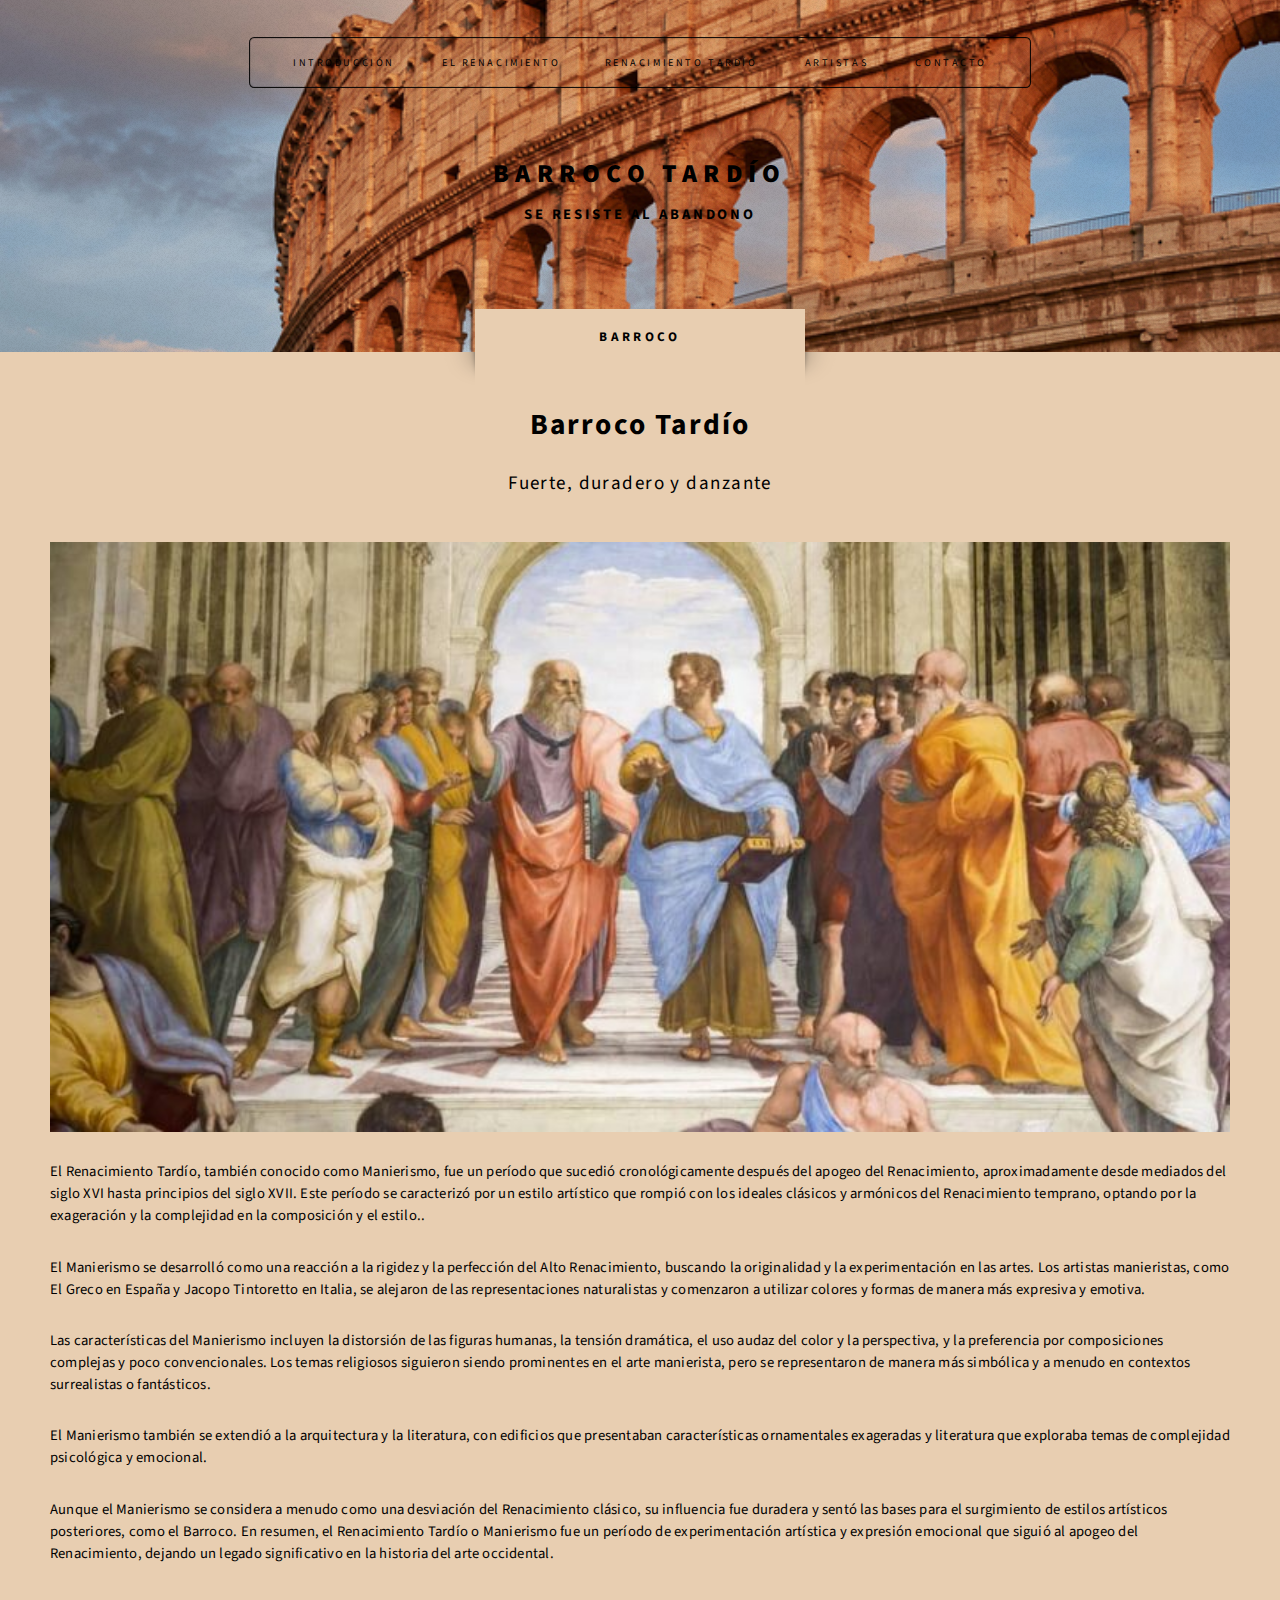
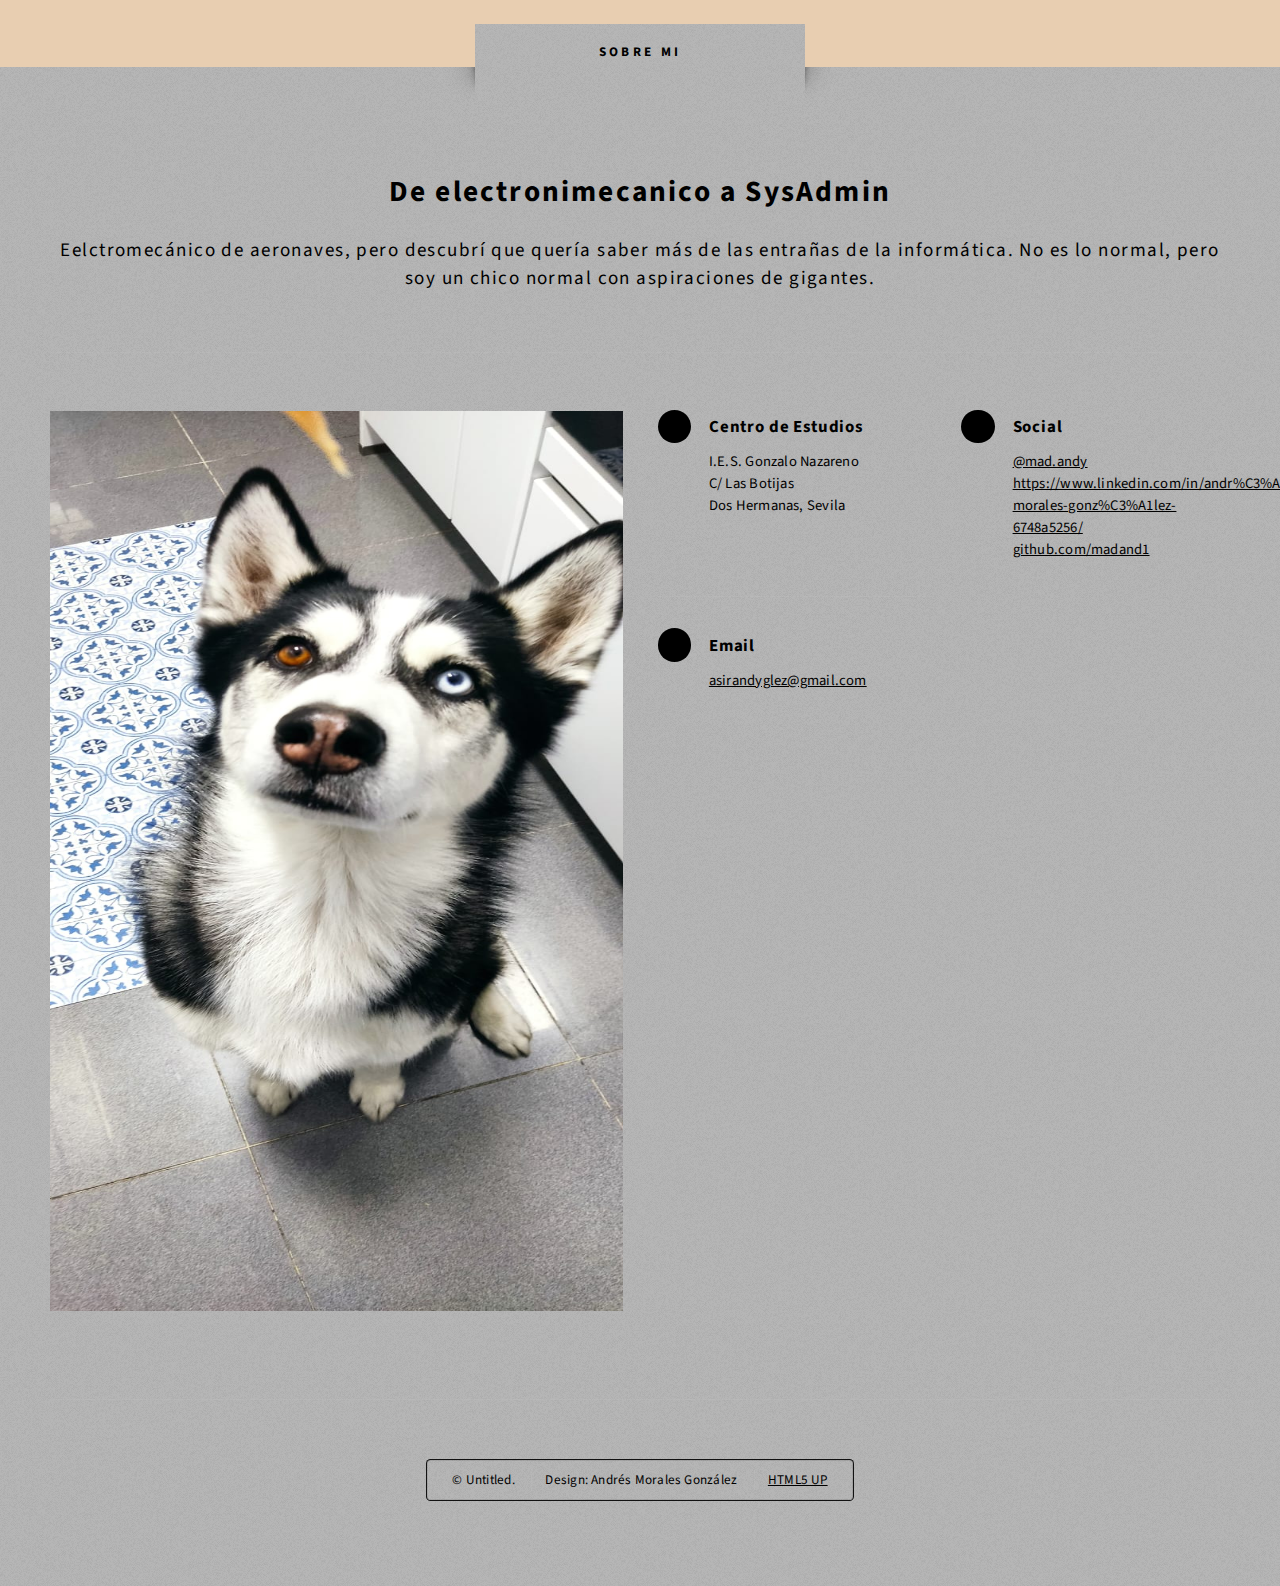
<file: tardio.html>
<!--VALIDADO-->
<!DOCTYPE HTML>
<html lang="es">
	<head>
		<title>Barroco Tardío</title>
		<meta charset="utf-8" >
		<link rel="shortcut icon" href="images/favicon-concha.jpg">
		<meta name="viewport" content="width=device-width, initial-scale=1">

		<link rel="stylesheet" href="assets/css/main.css" >
	</head>
	<body class="right-sidebar is-preload">
		<div id="page-wrapper">

            <!-- Header -->
                <section id="header" class="wrapper">

                    <!-- Logo -->
                        <div id="logo">
                            <h1><a>Barroco Tardío</a></h1>
                            <p><strong>Se resiste al abandono</strong></p>
                        </div>

                    <!-- Nav -->
                    <nav id="nav">
                        <ul>
                            <li class="current"><a href="index.html">Introducción</a></li>
                            <li>
                                <a>El renacimiento</a>
                                <ul>
                                    <li><a href="renacimientoitaliano.html">Renacimiento en Italia</a></li>
                                    <li><a href="renacimientofrances.html">Renacimiento en Francia</a></li>
                                    <li><a href="renacimientootros.html">Renacimiento en otros países</a></li>
                                </ul>
								<li><a href="tardio.html">Renacimiento Tardío</a></li>
								<li>
									<a>Artistas</a>
									<ul>
										<li><a href="leo.html">Leonardo Da Vinco</a></li>
										<li><a href="donatello.html">Donatello</a></li>
										<li><a href="Miguel.html">Miguel Ángel</a></li>
										<li><a href="rafael.html">Rafael Sanzio</a></li>
									</ul>
                            </li>
                            <li><a href="contacto.html">Contacto</a></li>
                        </ul>
                    </nav>
                </section>

			<!-- Main -->
				<div id="main" class="wrapper style2">
					<div class="title">Barroco</div>
					<div class="container">
								<!-- Content -->
									<div id="content">
										<article class="box post">
											<header class="style1">
												<h2>Barroco Tardío</h2>
												<p>Fuerte, duradero y danzante</p>
											</header>
											<a class="image featured">
												<img src="images/banner2.jpg" alt="Renacimiento tardio" >
											</a>
											<p>El Renacimiento Tardío, también conocido como Manierismo, fue un período que sucedió cronológicamente después del apogeo del Renacimiento, 
											aproximadamente desde mediados del siglo XVI hasta principios del siglo XVII. Este período se caracterizó por un estilo artístico que 
											rompió con los ideales clásicos y armónicos del Renacimiento temprano, optando por la exageración y la complejidad en la composición y el estilo..</p>
											<p>El Manierismo se desarrolló como una reacción a la rigidez y la perfección del Alto Renacimiento, buscando la originalidad y la experimentación en las artes. 
											Los artistas manieristas, como El Greco en España y Jacopo Tintoretto en Italia, se alejaron de las representaciones naturalistas y 
											comenzaron a utilizar colores y formas de manera más expresiva y emotiva.</p>
											<p>Las características del Manierismo incluyen la distorsión de las figuras humanas, la tensión dramática, el uso audaz del color y la perspectiva, 
											y la preferencia por composiciones complejas y poco convencionales. Los temas religiosos 
											siguieron siendo prominentes en el arte manierista, pero se representaron de manera más simbólica y a menudo en contextos surrealistas o fantásticos.</p>
											<p>El Manierismo también se extendió a la arquitectura y la literatura, con edificios que presentaban características ornamentales exageradas y literatura que exploraba temas de complejidad psicológica y emocional.</p>
											<p>Aunque el Manierismo se considera a menudo como una desviación del Renacimiento clásico, su influencia fue duradera y sentó las bases para el 
											surgimiento de estilos artísticos posteriores, como el Barroco. En resumen, el Renacimiento Tardío o Manierismo fue un período de
											 experimentación artística y expresión emocional que siguió al apogeo del Renacimiento, dejando un legado significativo en la historia del arte occidental.</p>
										</article>
									</div>
						</div>
					</div>
						<!-- Footer -->
						<div id="footer" class="wrapper">
							<div class="title">Sobre mi</div>
							<div class="container">
								<header class="style1">
									<h2>De electronimecanico a SysAdmin</h2>
									<p>
										Eelctromecánico de aeronaves, pero descubrí que quería saber más de las entrañas de la
										informática.
										No es lo normal, pero soy un chico normal con aspiraciones de gigantes.
									</p>
								</header>
								<div class="row">
									<div class="col-6 col-12-medium">
			
										<!-- Contact Form -->
										<div>
											<a class="image featured"><img src="images/foto-koda.jpg" width="100" height="900"
													alt="foto"></a>
										</div>
									</div>
									<div class="col-6 col-12-medium">
			
										<!-- Contact -->
										<div class="feature-list small">
											<div class="row">
												<div class="col-6 col-12-small">
													<section>
														<h3 class="icon solid fa-home">Centro de Estudios</h3>
														<p>
															I.E.S. Gonzalo Nazareno<br>
															C/ Las Botijas<br>
															Dos Hermanas, Sevila
														</p>
													</section>
												</div>
												<div class="col-6 col-12-small">
													<section>
														<h3 class="icon solid fa-comment">Social</h3>
														<p>
															<a href="https://www.instagram.com/mad.andy/">@mad.andy</a><br>
															<a
																href="https://www.linkedin.com/in/andr%C3%A9s-morales-gonz%C3%A1lez-6748a5256/">https://www.linkedin.com/in/andr%C3%A9s-morales-gonz%C3%A1lez-6748a5256/</a><br>
															<a href="https://github.com/madand1">github.com/madand1</a>
														</p>
													</section>
												</div>
												<div class="col-6 col-12-small">
													<section>
														<h3 class="icon solid fa-envelope">Email</h3>
														<p>
															<a href="mailto:asirandyglez@gmail.com">asirandyglez@gmail.com</a>
														</p>
													</section>
												</div>
											</div>
										</div>
									</div>
								</div>
								<div id="copyright">
									<ul>
										<li>&copy; Untitled.</li>
										<li>Design: Andrés Morales González</li>
										<li><a href="http://html5up.net">HTML5 UP</a></li>
									</ul>
								</div>
							</div>
						</div>
				</div>
				<!-- Scripts -->
				<script src="assets/js/jquery.min.js"></script>
				<script src="assets/js/jquery.dropotron.min.js"></script>
				<script src="assets/js/browser.min.js"></script>
				<script src="assets/js/breakpoints.min.js"></script>
				<script src="assets/js/util.js"></script>
				<script src="assets/js/main.js"></script>
			</body>
			
			</html>
</file>
<file: assets/css/main.css>
@import url("fontawesome-all.min.css");
@import url("https://fonts.googleapis.com/css?family=Source+Sans+Pro:400,400italic,700,900");

/*
	Escape Velocity by HTML5 UP
	html5up.net | @ajlkn
	Free for personal and commercial use under the CCA 3.0 license (html5up.net/license)
*/

html, body, div, span, applet, object,
iframe, h1, h2, h3, h4, h5, h6, p, blockquote,
pre, a, abbr, acronym, address, big, cite,
code, del, dfn, em, img, ins, kbd, q, s, samp,
small, strike, strong, sub, sup, tt, var, b,
u, i, center, dl, dt, dd, ol, ul, li, fieldset,
form, label, legend, table, caption, tbody,
tfoot, thead, tr, th, td, article, aside,
canvas, details, embed, figure, figcaption,
footer, header, hgroup, menu, nav, output, ruby,
section, summary, time, mark, audio, video {
	margin: 0;
	padding: 0;
	border: 0;
	font-size: 100%;
	font: inherit;
	vertical-align: baseline;}

article, aside, details, figcaption, figure,
footer, header, hgroup, menu, nav, section {
	display: block;}

body {
	line-height: 1;
}

ol, ul {
	list-style: none;
}

blockquote, q {
	quotes: none;
}

	blockquote:before, blockquote:after, q:before, q:after {
		content: '';
		content: none;
	}

table {
	border-collapse: collapse;
	border-spacing: 0;
}

body {
	-webkit-text-size-adjust: none;
}

mark {
	background-color: transparent;
	color: #000000;
}

input::-moz-focus-inner {
	border: 1;
	padding: 0;
}

input, select, textarea {
	-moz-appearance: none;
	-webkit-appearance: none;
	-ms-appearance: none;
	appearance: none;
}

/* Basic */

	@-ms-viewport {
		width: device-width;
	}

	html {
		box-sizing: border-box;
	}

	*, *:before, *:after {
		box-sizing: inherit;
	}

	body.is-preload *, body.is-preload *:before, body.is-preload *:after {
		-moz-animation: none !important;
		-webkit-animation: none !important;
		-ms-animation: none !important;
		animation: none !important;
		-moz-transition: none !important;
		-webkit-transition: none !important;
		-ms-transition: none !important;
		transition: none !important;
	}

	body, input, textarea, select {
		font-family: 'Source Sans Pro', sans-serif;
		font-weight: 400;
		color: #000000;
		font-size: 14pt;
		line-height: 1.75em;
		letter-spacing: 0.025em;
	}

	h1, h2, h3, h4, h5, h6 {
		font-weight: 700;
		color: #000000;
	}

		h1 a, h2 a, h3 a, h4 a, h5 a, h6 a {
			color: #000000;
			text-decoration: none;
		}

	a {
		-moz-transition: color .25s ease-in-out;
		-webkit-transition: color .25s ease-in-out;
		-ms-transition: color .25s ease-in-out;
		transition: color .25s ease-in-out;
		text-decoration: underline;
		color: #000000;
	}

		a:hover {
			text-decoration: none;
		}

	strong, b {
		font-weight: 700;
		color: #000000;
	}

	blockquote {
		border-left: solid 0.5em #ddd;
		padding: 1em 0 1em 2em;
		font-style: italic;
	}

	em, i {
		font-style: italic;
	}

	hr {
		border: 0;
		border-top: solid 1px #ddd;
		margin: 2em 0 2em 0;
	}

	sub {
		position: relative;
		top: 0.5em;
		font-size: 0.8em;
	}

	sup {
		position: relative;
		top: -0.5em;
		font-size: 0.8em;
	}

	.nobr {
		white-space: nowrap;
	}

	br.clear {
		clear: both;
	}

	p, ul, ol, dl, table, blockquote, form {
		margin-bottom: 2em;
	}

/* Container */

	.container {
		margin: 0 auto;
		max-width: 100%;
		width: 68em;
	}

		@media screen and (max-width: 1680px) {

			.container {
				width: 70em;
			}

		}

		@media screen and (max-width: 1280px) {

			.container {
				width: calc(100% - 100px);
			}

		}

		@media screen and (max-width: 980px) {

			.container {
				width: calc(100% - 100px);
			}

		}

		@media screen and (max-width: 736px) {

			.container {
				width: calc(100% - 40px);
			}

		}

/* Row */

	.row {
		display: flex;
		flex-wrap: wrap;
		box-sizing: border-box;
		align-items: stretch;
	}

		.row > * {
			box-sizing: border-box;
		}

		.row.gtr-uniform > * > :last-child {
			margin-bottom: 0;
		}

		.row.aln-left {
			justify-content: flex-start;
		}

		.row.aln-center {
			justify-content: center;
		}

		.row.aln-right {
			justify-content: flex-end;
		}

		.row.aln-top {
			align-items: flex-start;
		}

		.row.aln-middle {
			align-items: center;
		}

		.row.aln-bottom {
			align-items: flex-end;
		}

		.row > .imp {
			order: -1;
		}

		.row > .col-1 {
			width: 8.33333%;
		}

		.row > .off-1 {
			margin-left: 8.33333%;
		}

		.row > .col-2 {
			width: 16.66667%;
		}

		.row > .off-2 {
			margin-left: 16.66667%;
		}

		.row > .col-3 {
			width: 25%;
		}

		.row > .off-3 {
			margin-left: 25%;
		}

		.row > .col-4 {
			width: 33.33333%;
		}

		.row > .off-4 {
			margin-left: 33.33333%;
		}

		.row > .col-5 {
			width: 41.66667%;
		}

		.row > .off-5 {
			margin-left: 41.66667%;
		}

		.row > .col-6 {
			width: 50%;
		}

		.row > .off-6 {
			margin-left: 50%;
		}

		.row > .col-7 {
			width: 58.33333%;
		}

		.row > .off-7 {
			margin-left: 58.33333%;
		}

		.row > .col-8 {
			width: 66.66667%;
		}

		.row > .off-8 {
			margin-left: 66.66667%;
		}

		.row > .col-9 {
			width: 75%;
		}

		.row > .off-9 {
			margin-left: 75%;
		}

		.row > .col-10 {
			width: 83.33333%;
		}

		.row > .off-10 {
			margin-left: 83.33333%;
		}

		.row > .col-11 {
			width: 91.66667%;
		}

		.row > .off-11 {
			margin-left: 91.66667%;
		}

		.row > .col-12 {
			width: 100%;
		}

		.row > .off-12 {
			margin-left: 100%;
		}

		.row.gtr-0 {
			margin-top: 0px;
			margin-left: 0px;
		}

			.row.gtr-0 > * {
				padding: 0px 0 0 0px;
			}

			.row.gtr-0.gtr-uniform {
				margin-top: 0px;
			}

				.row.gtr-0.gtr-uniform > * {
					padding-top: 0px;
				}

		.row.gtr-25 {
			margin-top: -12.5px;
			margin-left: -12.5px;
		}

			.row.gtr-25 > * {
				padding: 12.5px 0 0 12.5px;
			}

			.row.gtr-25.gtr-uniform {
				margin-top: -12.5px;
			}

				.row.gtr-25.gtr-uniform > * {
					padding-top: 12.5px;
				}

		.row.gtr-50 {
			margin-top: -25px;
			margin-left: -25px;
		}

			.row.gtr-50 > * {
				padding: 25px 0 0 25px;
			}

			.row.gtr-50.gtr-uniform {
				margin-top: -25px;
			}

				.row.gtr-50.gtr-uniform > * {
					padding-top: 25px;
				}

		.row {
			margin-top: -50px;
			margin-left: -50px;
		}

			.row > * {
				padding: 50px 0 0 50px;
			}

			.row.gtr-uniform {
				margin-top: -50px;
			}

				.row.gtr-uniform > * {
					padding-top: 50px;
				}

		.row.gtr-150 {
			margin-top: -75px;
			margin-left: -75px;
		}

			.row.gtr-150 > * {
				padding: 75px 0 0 75px;
			}

			.row.gtr-150.gtr-uniform {
				margin-top: -75px;
			}

				.row.gtr-150.gtr-uniform > * {
					padding-top: 75px;
				}

		.row.gtr-200 {
			margin-top: -100px;
			margin-left: -100px;
		}

			.row.gtr-200 > * {
				padding: 100px 0 0 100px;
			}

			.row.gtr-200.gtr-uniform {
				margin-top: -100px;
			}

				.row.gtr-200.gtr-uniform > * {
					padding-top: 100px;
				}

		@media screen and (max-width: 1680px) {

			.row {
				display: flex;
				flex-wrap: wrap;
				box-sizing: border-box;
				align-items: stretch;
			}

				.row > * {
					box-sizing: border-box;
				}

				.row.gtr-uniform > * > :last-child {
					margin-bottom: 0;
				}

				.row.aln-left {
					justify-content: flex-start;
				}

				.row.aln-center {
					justify-content: center;
				}

				.row.aln-right {
					justify-content: flex-end;
				}

				.row.aln-top {
					align-items: flex-start;
				}

				.row.aln-middle {
					align-items: center;
				}

				.row.aln-bottom {
					align-items: flex-end;
				}

				.row > .imp-xlarge {
					order: -1;
				}

				.row > .col-1-xlarge {
					width: 8.33333%;
				}

				.row > .off-1-xlarge {
					margin-left: 8.33333%;
				}

				.row > .col-2-xlarge {
					width: 16.66667%;
				}

				.row > .off-2-xlarge {
					margin-left: 16.66667%;
				}

				.row > .col-3-xlarge {
					width: 25%;
				}

				.row > .off-3-xlarge {
					margin-left: 25%;
				}

				.row > .col-4-xlarge {
					width: 33.33333%;
				}

				.row > .off-4-xlarge {
					margin-left: 33.33333%;
				}

				.row > .col-5-xlarge {
					width: 41.66667%;
				}

				.row > .off-5-xlarge {
					margin-left: 41.66667%;
				}

				.row > .col-6-xlarge {
					width: 50%;
				}

				.row > .off-6-xlarge {
					margin-left: 50%;
				}

				.row > .col-7-xlarge {
					width: 58.33333%;
				}

				.row > .off-7-xlarge {
					margin-left: 58.33333%;
				}

				.row > .col-8-xlarge {
					width: 66.66667%;
				}

				.row > .off-8-xlarge {
					margin-left: 66.66667%;
				}

				.row > .col-9-xlarge {
					width: 75%;
				}

				.row > .off-9-xlarge {
					margin-left: 75%;
				}

				.row > .col-10-xlarge {
					width: 83.33333%;
				}

				.row > .off-10-xlarge {
					margin-left: 83.33333%;
				}

				.row > .col-11-xlarge {
					width: 91.66667%;
				}

				.row > .off-11-xlarge {
					margin-left: 91.66667%;
				}

				.row > .col-12-xlarge {
					width: 100%;
				}

				.row > .off-12-xlarge {
					margin-left: 100%;
				}

				.row.gtr-0 {
					margin-top: 0px;
					margin-left: 0px;
				}

					.row.gtr-0 > * {
						padding: 0px 0 0 0px;
					}

					.row.gtr-0.gtr-uniform {
						margin-top: 0px;
					}

						.row.gtr-0.gtr-uniform > * {
							padding-top: 0px;
						}

				.row.gtr-25 {
					margin-top: -12.5px;
					margin-left: -12.5px;
				}

					.row.gtr-25 > * {
						padding: 12.5px 0 0 12.5px;
					}

					.row.gtr-25.gtr-uniform {
						margin-top: -12.5px;
					}

						.row.gtr-25.gtr-uniform > * {
							padding-top: 12.5px;
						}

				.row.gtr-50 {
					margin-top: -25px;
					margin-left: -25px;
				}

					.row.gtr-50 > * {
						padding: 25px 0 0 25px;
					}

					.row.gtr-50.gtr-uniform {
						margin-top: -25px;
					}

						.row.gtr-50.gtr-uniform > * {
							padding-top: 25px;
						}

				.row {
					margin-top: -50px;
					margin-left: -50px;
				}

					.row > * {
						padding: 50px 0 0 50px;
					}

					.row.gtr-uniform {
						margin-top: -50px;
					}

						.row.gtr-uniform > * {
							padding-top: 50px;
						}

				.row.gtr-150 {
					margin-top: -75px;
					margin-left: -75px;
				}

					.row.gtr-150 > * {
						padding: 75px 0 0 75px;
					}

					.row.gtr-150.gtr-uniform {
						margin-top: -75px;
					}

						.row.gtr-150.gtr-uniform > * {
							padding-top: 75px;
						}

				.row.gtr-200 {
					margin-top: -100px;
					margin-left: -100px;
				}

					.row.gtr-200 > * {
						padding: 100px 0 0 100px;
					}

					.row.gtr-200.gtr-uniform {
						margin-top: -100px;
					}

						.row.gtr-200.gtr-uniform > * {
							padding-top: 100px;
						}

		}

		@media screen and (max-width: 1280px) {

			.row {
				display: flex;
				flex-wrap: wrap;
				box-sizing: border-box;
				align-items: stretch;
			}

				.row > * {
					box-sizing: border-box;
				}

				.row.gtr-uniform > * > :last-child {
					margin-bottom: 0;
				}

				.row.aln-left {
					justify-content: flex-start;
				}

				.row.aln-center {
					justify-content: center;
				}

				.row.aln-right {
					justify-content: flex-end;
				}

				.row.aln-top {
					align-items: flex-start;
				}

				.row.aln-middle {
					align-items: center;
				}

				.row.aln-bottom {
					align-items: flex-end;
				}

				.row > .imp-large {
					order: -1;
				}

				.row > .col-1-large {
					width: 8.33333%;
				}

				.row > .off-1-large {
					margin-left: 8.33333%;
				}

				.row > .col-2-large {
					width: 16.66667%;
				}

				.row > .off-2-large {
					margin-left: 16.66667%;
				}

				.row > .col-3-large {
					width: 25%;
				}

				.row > .off-3-large {
					margin-left: 25%;
				}

				.row > .col-4-large {
					width: 33.33333%;
				}

				.row > .off-4-large {
					margin-left: 33.33333%;
				}

				.row > .col-5-large {
					width: 41.66667%;
				}

				.row > .off-5-large {
					margin-left: 41.66667%;
				}

				.row > .col-6-large {
					width: 50%;
				}

				.row > .off-6-large {
					margin-left: 50%;
				}

				.row > .col-7-large {
					width: 58.33333%;
				}

				.row > .off-7-large {
					margin-left: 58.33333%;
				}

				.row > .col-8-large {
					width: 66.66667%;
				}

				.row > .off-8-large {
					margin-left: 66.66667%;
				}

				.row > .col-9-large {
					width: 75%;
				}

				.row > .off-9-large {
					margin-left: 75%;
				}

				.row > .col-10-large {
					width: 83.33333%;
				}

				.row > .off-10-large {
					margin-left: 83.33333%;
				}

				.row > .col-11-large {
					width: 91.66667%;
				}

				.row > .off-11-large {
					margin-left: 91.66667%;
				}

				.row > .col-12-large {
					width: 100%;
				}

				.row > .off-12-large {
					margin-left: 100%;
				}

				.row.gtr-0 {
					margin-top: 0px;
					margin-left: 0px;
				}

					.row.gtr-0 > * {
						padding: 0px 0 0 0px;
					}

					.row.gtr-0.gtr-uniform {
						margin-top: 0px;
					}

						.row.gtr-0.gtr-uniform > * {
							padding-top: 0px;
						}

				.row.gtr-25 {
					margin-top: -8.75px;
					margin-left: -8.75px;
				}

					.row.gtr-25 > * {
						padding: 8.75px 0 0 8.75px;
					}

					.row.gtr-25.gtr-uniform {
						margin-top: -8.75px;
					}

						.row.gtr-25.gtr-uniform > * {
							padding-top: 8.75px;
						}

				.row.gtr-50 {
					margin-top: -17.5px;
					margin-left: -17.5px;
				}

					.row.gtr-50 > * {
						padding: 17.5px 0 0 17.5px;
					}

					.row.gtr-50.gtr-uniform {
						margin-top: -17.5px;
					}

						.row.gtr-50.gtr-uniform > * {
							padding-top: 17.5px;
						}

				.row {
					margin-top: -35px;
					margin-left: -35px;
				}

					.row > * {
						padding: 35px 0 0 35px;
					}

					.row.gtr-uniform {
						margin-top: -35px;
					}

						.row.gtr-uniform > * {
							padding-top: 35px;
						}

				.row.gtr-150 {
					margin-top: -52.5px;
					margin-left: -52.5px;
				}

					.row.gtr-150 > * {
						padding: 52.5px 0 0 52.5px;
					}

					.row.gtr-150.gtr-uniform {
						margin-top: -52.5px;
					}

						.row.gtr-150.gtr-uniform > * {
							padding-top: 52.5px;
						}

				.row.gtr-200 {
					margin-top: -70px;
					margin-left: -70px;
				}

					.row.gtr-200 > * {
						padding: 70px 0 0 70px;
					}

					.row.gtr-200.gtr-uniform {
						margin-top: -70px;
					}

						.row.gtr-200.gtr-uniform > * {
							padding-top: 70px;
						}

		}

		@media screen and (max-width: 980px) {

			.row {
				display: flex;
				flex-wrap: wrap;
				box-sizing: border-box;
				align-items: stretch;
			}

				.row > * {
					box-sizing: border-box;
				}

				.row.gtr-uniform > * > :last-child {
					margin-bottom: 0;
				}

				.row.aln-left {
					justify-content: flex-start;
				}

				.row.aln-center {
					justify-content: center;
				}

				.row.aln-right {
					justify-content: flex-end;
				}

				.row.aln-top {
					align-items: flex-start;
				}

				.row.aln-middle {
					align-items: center;
				}

				.row.aln-bottom {
					align-items: flex-end;
				}

				.row > .imp-medium {
					order: -1;
				}

				.row > .col-1-medium {
					width: 8.33333%;
				}

				.row > .off-1-medium {
					margin-left: 8.33333%;
				}

				.row > .col-2-medium {
					width: 16.66667%;
				}

				.row > .off-2-medium {
					margin-left: 16.66667%;
				}

				.row > .col-3-medium {
					width: 25%;
				}

				.row > .off-3-medium {
					margin-left: 25%;
				}

				.row > .col-4-medium {
					width: 33.33333%;
				}

				.row > .off-4-medium {
					margin-left: 33.33333%;
				}

				.row > .col-5-medium {
					width: 41.66667%;
				}

				.row > .off-5-medium {
					margin-left: 41.66667%;
				}

				.row > .col-6-medium {
					width: 50%;
				}

				.row > .off-6-medium {
					margin-left: 50%;
				}

				.row > .col-7-medium {
					width: 58.33333%;
				}

				.row > .off-7-medium {
					margin-left: 58.33333%;
				}

				.row > .col-8-medium {
					width: 66.66667%;
				}

				.row > .off-8-medium {
					margin-left: 66.66667%;
				}

				.row > .col-9-medium {
					width: 75%;
				}

				.row > .off-9-medium {
					margin-left: 75%;
				}

				.row > .col-10-medium {
					width: 83.33333%;
				}

				.row > .off-10-medium {
					margin-left: 83.33333%;
				}

				.row > .col-11-medium {
					width: 91.66667%;
				}

				.row > .off-11-medium {
					margin-left: 91.66667%;
				}

				.row > .col-12-medium {
					width: 100%;
				}

				.row > .off-12-medium {
					margin-left: 100%;
				}

				.row.gtr-0 {
					margin-top: 0px;
					margin-left: 0px;
				}

					.row.gtr-0 > * {
						padding: 0px 0 0 0px;
					}

					.row.gtr-0.gtr-uniform {
						margin-top: 0px;
					}

						.row.gtr-0.gtr-uniform > * {
							padding-top: 0px;
						}

				.row.gtr-25 {
					margin-top: -12.5px;
					margin-left: -12.5px;
				}

					.row.gtr-25 > * {
						padding: 12.5px 0 0 12.5px;
					}

					.row.gtr-25.gtr-uniform {
						margin-top: -12.5px;
					}

						.row.gtr-25.gtr-uniform > * {
							padding-top: 12.5px;
						}

				.row.gtr-50 {
					margin-top: -25px;
					margin-left: -25px;
				}

					.row.gtr-50 > * {
						padding: 25px 0 0 25px;
					}

					.row.gtr-50.gtr-uniform {
						margin-top: -25px;
					}

						.row.gtr-50.gtr-uniform > * {
							padding-top: 25px;
						}

				.row {
					margin-top: -50px;
					margin-left: -50px;
				}

					.row > * {
						padding: 50px 0 0 50px;
					}

					.row.gtr-uniform {
						margin-top: -50px;
					}

						.row.gtr-uniform > * {
							padding-top: 50px;
						}

				.row.gtr-150 {
					margin-top: -75px;
					margin-left: -75px;
				}

					.row.gtr-150 > * {
						padding: 75px 0 0 75px;
					}

					.row.gtr-150.gtr-uniform {
						margin-top: -75px;
					}

						.row.gtr-150.gtr-uniform > * {
							padding-top: 75px;
						}

				.row.gtr-200 {
					margin-top: -100px;
					margin-left: -100px;
				}

					.row.gtr-200 > * {
						padding: 100px 0 0 100px;
					}

					.row.gtr-200.gtr-uniform {
						margin-top: -100px;
					}

						.row.gtr-200.gtr-uniform > * {
							padding-top: 100px;
						}

		}

		@media screen and (max-width: 736px) {

			.row {
				display: flex;
				flex-wrap: wrap;
				box-sizing: border-box;
				align-items: stretch;
			}

				.row > * {
					box-sizing: border-box;
				}

				.row.gtr-uniform > * > :last-child {
					margin-bottom: 0;
				}

				.row.aln-left {
					justify-content: flex-start;
				}

				.row.aln-center {
					justify-content: center;
				}

				.row.aln-right {
					justify-content: flex-end;
				}

				.row.aln-top {
					align-items: flex-start;
				}

				.row.aln-middle {
					align-items: center;
				}

				.row.aln-bottom {
					align-items: flex-end;
				}

				.row > .imp-small {
					order: -1;
				}

				.row > .col-1-small {
					width: 8.33333%;
				}

				.row > .off-1-small {
					margin-left: 8.33333%;
				}

				.row > .col-2-small {
					width: 16.66667%;
				}

				.row > .off-2-small {
					margin-left: 16.66667%;
				}

				.row > .col-3-small {
					width: 25%;
				}

				.row > .off-3-small {
					margin-left: 25%;
				}

				.row > .col-4-small {
					width: 33.33333%;
				}

				.row > .off-4-small {
					margin-left: 33.33333%;
				}

				.row > .col-5-small {
					width: 41.66667%;
				}

				.row > .off-5-small {
					margin-left: 41.66667%;
				}

				.row > .col-6-small {
					width: 50%;
				}

				.row > .off-6-small {
					margin-left: 50%;
				}

				.row > .col-7-small {
					width: 58.33333%;
				}

				.row > .off-7-small {
					margin-left: 58.33333%;
				}

				.row > .col-8-small {
					width: 66.66667%;
				}

				.row > .off-8-small {
					margin-left: 66.66667%;
				}

				.row > .col-9-small {
					width: 75%;
				}

				.row > .off-9-small {
					margin-left: 75%;
				}

				.row > .col-10-small {
					width: 83.33333%;
				}

				.row > .off-10-small {
					margin-left: 83.33333%;
				}

				.row > .col-11-small {
					width: 91.66667%;
				}

				.row > .off-11-small {
					margin-left: 91.66667%;
				}

				.row > .col-12-small {
					width: 100%;
				}

				.row > .off-12-small {
					margin-left: 100%;
				}

				.row.gtr-0 {
					margin-top: 0px;
					margin-left: 0px;
				}

					.row.gtr-0 > * {
						padding: 0px 0 0 0px;
					}

					.row.gtr-0.gtr-uniform {
						margin-top: 0px;
					}

						.row.gtr-0.gtr-uniform > * {
							padding-top: 0px;
						}

				.row.gtr-25 {
					margin-top: -7.5px;
					margin-left: -7.5px;
				}

					.row.gtr-25 > * {
						padding: 7.5px 0 0 7.5px;
					}

					.row.gtr-25.gtr-uniform {
						margin-top: -7.5px;
					}

						.row.gtr-25.gtr-uniform > * {
							padding-top: 7.5px;
						}

				.row.gtr-50 {
					margin-top: -15px;
					margin-left: -15px;
				}

					.row.gtr-50 > * {
						padding: 15px 0 0 15px;
					}

					.row.gtr-50.gtr-uniform {
						margin-top: -15px;
					}

						.row.gtr-50.gtr-uniform > * {
							padding-top: 15px;
						}

				.row {
					margin-top: -30px;
					margin-left: -30px;
				}

					.row > * {
						padding: 30px 0 0 30px;
					}

					.row.gtr-uniform {
						margin-top: -30px;
					}

						.row.gtr-uniform > * {
							padding-top: 30px;
						}

				.row.gtr-150 {
					margin-top: -45px;
					margin-left: -45px;
				}

					.row.gtr-150 > * {
						padding: 45px 0 0 45px;
					}

					.row.gtr-150.gtr-uniform {
						margin-top: -45px;
					}

						.row.gtr-150.gtr-uniform > * {
							padding-top: 45px;
						}

				.row.gtr-200 {
					margin-top: -60px;
					margin-left: -60px;
				}

					.row.gtr-200 > * {
						padding: 60px 0 0 60px;
					}

					.row.gtr-200.gtr-uniform {
						margin-top: -60px;
					}

						.row.gtr-200.gtr-uniform > * {
							padding-top: 60px;
						}

		}

/* Section/Article */

	section,
	article {
		margin: 0 0 4em 0;
	}

	section > :last-child,
	article > :last-child,
	section:last-child,
	article:last-child {
		margin-bottom: 0;
	}

	header.style1 {
		text-align: center;
		padding: 3em 0 3em 0;
	}

		header.style1 h2 {
			font-weight: 700;
			font-size: 2em;
			letter-spacing: 0.075em;
			line-height: 1.5em;
		}

		header.style1 p {
			color: #000000;
			display: block;
			margin: 1.15em 0 0 0;
			font-size: 1.3em;
			letter-spacing: 0.075em;
			line-height: 1.5em;
		}

/* Table */

	table {
		width: 100%;
		border: 1px solid;
		
		
	}
	table, td, th {
  		border: 1px solid;
  		padding: 0.2em 0.2em 0.2em 0.2em
	}	


		table.default {
			width: 100%;
			border: 1px solid;
		}

			table.default tbody tr:nth-child(2n+2) {
				background: #000000;
				border: 1px solid;
			}

			table.default td {
				border: 1px solid;
				padding: 1em 1em 1em 1em;
			}

			table.default th {
				text-align: left;
				font-weight: 400;
				padding: 1em 1em 1em 1em;
				border: 1px solid;
			}

			table.default thead {
				background: #484d55;
				color: #000000;
			}

			table.default tfoot {
				background: #eee;
			}

/* Form */

	*{box-sizing:border-box;}

form{
	width:800px;
	padding:16px;
	border-radius:10px;
	margin:auto;
	background-color:#fff;
}

form label{
	width:72px;
	font-weight:bold;
	display:inline-block;
}

form input[type="text"],
form input[type="email"]{
	width:180px;
	padding:3px 10px;
	border:1px solid #e8ceb1;
	border-radius:3px;
	background-color:#e8ceb1b8;
	margin:8px 0;
	display:inline-block;
}

form input[type="submit"]{
	width:100%;
	padding:0px 16px;
	margin-top:32px;
	border:1px solid #fff;
	border-radius:5px;
	display:block;
	color:#fff;
	background-color:#fff;
} 

form input[type="submit"]:hover{
	cursor:pointer;
}

textarea{
	width:100%;
	height:100px;
	border:1px solid #e8ceb1;
	border-radius:3px;
	background-color:#e8ceb1b8;			
	margin:8px 0;
	resize:none;
	display:block;
}

/* Image */

	.image {
		display: inline-block;
	}

		.image img {
			display: block;
			width: 100%;
		}

		.image.fit {
			display: block;
			width: 100%;
		}

		.image.left {
			float: left;
			margin: 0 2em 2em 0;
		}

		.image.centered {
			display: block;
			margin: 0 0 2em 0;
		}

			.image.centered img {
				margin: 0 auto;
				width: auto;
			}

		.image.featured {
			display: block;
			width: 100%;
			margin: 0 0 2em 0;
		}

/* Button */

	input[type="button"],
	input[type="submit"],
	input[type="reset"],
	button,
	.button {
		-moz-transition: all .25s ease-in-out;
		-webkit-transition: all .25s ease-in-out;
		-ms-transition: all .25s ease-in-out;
		transition: all .25s ease-in-out;
		display: inline-block;
		background: #444;
		text-align: center;
		text-transform: uppercase;
		font-weight: 700;
		letter-spacing: 0.25em;
		text-decoration: none;
		border-radius: 0.35em;
		border: 0;
		outline: 0;
		cursor: pointer;
		padding: 0 2.25em 0 2.25em;
		font-size: 0.9em;
		min-width: 12em;
		height: 4em;
		line-height: 4em;
	}

		input[type="button"]:hover,
		input[type="submit"]:hover,
		input[type="reset"]:hover,
		button:hover,
		.button:hover {
			background-color: #b9caec;
		}

		input[type="button"].large,
		input[type="submit"].large,
		input[type="reset"].large,
		button.large,
		.button.large {
			font-size: 1em;
			min-width: 14em;
		}

		input[type="button"].style1,
		input[type="submit"].style1,
		input[type="reset"].style1,
		button.style1,
		.button.style1 {
			background: #b9caec url("images/overlay.png");
			color: #fff;
		}

			input[type="button"].style1:hover,
			input[type="submit"].style1:hover,
			input[type="reset"].style1:hover,
			button.style1:hover,
			.button.style1:hover {
				background-color: #b9caec;
			}

			input[type="button"].style1:active,
			input[type="submit"].style1:active,
			input[type="reset"].style1:active,
			button.style1:active,
			.button.style1:active {
				background-color: #b9caec;
			}

		input[type="button"].style2,
		input[type="submit"].style2,
		input[type="reset"].style2,
		button.style2,
		.button.style2 {
			background: none;
			color: #000000;
			box-shadow: inset 0px 0px 2px 0px #a0a1a7;
		}

			input[type="button"].style2:hover,
			input[type="submit"].style2:hover,
			input[type="reset"].style2:hover,
			button.style2:hover,
			.button.style2:hover {
				box-shadow: inset 0px 0px 2px 0px #606167;
			}

			input[type="button"].style2:active,
			input[type="submit"].style2:active,
			input[type="reset"].style2:active,
			button.style2:active,
			.button.style2:active {
				box-shadow: inset 0px 0px 2px 0px #202127;
			}

		input[type="button"].style3,
		input[type="submit"].style3,
		input[type="reset"].style3,
		button.style3,
		.button.style3 {
			background: #b9caec url("images/overlay.png");
			color: #b9caec;
		}

			input[type="button"].style3:hover,
			input[type="submit"].style3:hover,
			input[type="reset"].style3:hover,
			button.style3:hover,
			.button.style3:hover {
				background-color: #9ab1e0;
			}

			input[type="button"].style3:active,
			input[type="submit"].style3:active,
			input[type="reset"].style3:active,
			button.style3:active,
			.button.style3:active {
				background-color: #648de0;
			}

/* List */

	ul {
		list-style: disc;
		padding-left: 1em;
	}

		ul li {
			padding-left: 0.5em;
		}

		ul.style2 {
			list-style: none;
			padding-left: 0;
		}

			ul.style2 li {
				border-top: solid 1px #eee;
				padding: 1.5em 0 0 0;
				margin: 1.5em 0 0 0;
			}

				ul.style2 li:first-child {
					border-top: 0;
					padding-top: 0;
					margin-top: 0;
				}

		ul.style3 {
			list-style: none;
			padding-left: 0;
		}

			ul.style3 li {
				border-top: solid 1px #eee;
				padding: 0.5em 0 0 0;
				margin: 0.5em 0 0 0;
			}

				ul.style3 li:first-child {
					border-top: 0;
					padding-top: 0;
					margin-top: 0;
				}

	ol {
		list-style: decimal;
		padding-left: 1.25em;
	}

		ol li {
			padding-left: 0.25em;
		}

/* Actions */

	ul.actions {
		list-style: none;
		padding-left: 0;
		margin: 3em 0 0 0;
	}

		ul.actions li {
			display: inline-block;
			margin: 0 0.75em 0 0.75em;
			padding-left: 0;
		}

			ul.actions li:first-child {
				margin-left: 0;
			}

			ul.actions li:last-child {
				margin-right: 0;
			}

		ul.actions.special {
			text-align: center;
		}

/* Feature List */

	.feature-list {
		max-width: 58em;
		margin-left: auto;
		margin-right: auto;
		position: relative;
		top: 0.75em;
	}

		.feature-list section {
			border-top: solid 1px #eee;
			padding-top: 3em;
			padding-left: 5em;
			position: relative;
		}

		@media screen and (min-width: 981px) {

			.feature-list > .row > :nth-child(-n + 2) > section {
				border-top: 0;
				padding-top: 0;
			}

		}

		.feature-list h3 {
			color: #000000 !important;
			margin: -0.35em 0 0.75em 0;
			font-size: 1.15em;
			letter-spacing: 0.05em;
		}

			.feature-list h3:before {
				display: block;
				color: #000000;
				background: #2f333b url("images/overlay.png");
				border-radius: 2.5em;
				text-align: center;
				width: 2.5em;
				height: 2.5em;
				line-height: 2.5em;
				margin-right: 0.75em;
				position: absolute;
				left: 0;
				margin-top: -0.5em;
			}

		.feature-list.small section {
			padding-left: 3.5em;
		}

		.feature-list.small h3:before {
			font-size: 0.8em;
		}

/* Icons */

	.icon {
		text-decoration: none;
		text-decoration: none;
	}

		.icon:before {
			-moz-osx-font-smoothing: grayscale;
			-webkit-font-smoothing: antialiased;
			display: inline-block;
			font-style: normal;
			font-variant: normal;
			text-rendering: auto;
			line-height: 1;
			text-transform: none !important;
			font-family: 'Font Awesome 5 Free';
			font-weight: 400;
		}

		.icon:before {
			line-height: inherit;
			font-size: 1.25em;
		}

		.icon > .label {
			display: none;
		}

		.icon.solid:before {
			font-weight: 900;
		}

		.icon.brands:before {
			font-family: 'Font Awesome 5 Brands';
		}

/* Box */

	.box header {
		margin: 0 0 1.5em 0;
	}

		.box header.style1 {
			position: relative;
			margin: -0.5em 0 0 0;
			padding-top: 0;
		}

	.box h2 {
		margin: 0 0 0.75em 0;
		font-size: 1.15em;
		letter-spacing: 0.05em;
	}

	.box h3 {
		margin: 0 0 0.5em 0;
		font-size: 1em;
		font-weight: 600;
		letter-spacing: 0.05em;
	}

	.box.post-excerpt .image.left {
		position: relative;
		top: 0.5em;
		width: 5em;
	}

	.box.post-excerpt h3, .box.post-excerpt p {
		margin-left: 7em;
	}

/* Wrapper */

	.wrapper {
		position: relative;
		padding: 6em 0 9em 0;
	}

		.wrapper .title {
			position: absolute;
			top: 0;
			left: 50%;
			text-align: center;
			text-transform: uppercase;
			display: block;
			font-weight: 700;
			letter-spacing: 0.25em;
			font-size: 0.9em;
			width: 25em;
			height: 3.25em;
			top: -3.25em;
			line-height: 3.25em;
			margin-bottom: -3.25em;
			margin-left: -12.5em;
			padding-top: 0.5em;
		}

			.wrapper .title:before {
				content: '';
				position: absolute;
				bottom: -38px;
				left: -35px;
				width: 35px;
				height: 38px;
				background: url("images/shadow.png");
			}

			.wrapper .title:after {
				-moz-transform: scaleX(-1);
				-webkit-transform: scaleX(-1);
				-ms-transform: scaleX(-1);
				transform: scaleX(-1);
				content: '';
				position: absolute;
				bottom: -38px;
				right: -35px;
				width: 35px;
				height: 38px;
				background: url("images/shadow.png");
			}

		.wrapper.style1 {
			background: #b7b7b7 url("images/overlay.png");
			color: #eee;
			color: #000000;
		}

			.wrapper.style1 .title {
				background: #b7b7b7 url("images/overlay.png");
				color: #000000;
			}

			.wrapper.style1 h1, .wrapper.style1 h2, .wrapper.style1 h3, .wrapper.style1 h4, .wrapper.style1 h5, .wrapper.style1 h6, .wrapper.style1 strong, .wrapper.style1 b, .wrapper.style1 a {
				color: #000000;
			}

		.wrapper.style2 {
			background: #e8ceb1;
		}

			.wrapper.style2 .title {
				background: #e8ceb1;
				color: #000000;
			}

		.wrapper.style3 {
			background: #f3f3f3 url("images/overlay.png");
		}

			.wrapper.style3 .title {
				background: #f3f3f3 url("images/overlay.png");
				color: #484d55;
			}

			.wrapper.style3 .image {
				border: solid 10px #000000;
			}

/* Page Wrapper */

	#page-wrapper > section {
		margin-bottom: 0;
	}

/* Header */

	#header {
		display: -moz-flex;
		display: -webkit-flex;
		display: -ms-flex;
		display: flex;
		-moz-align-items: center;
		-webkit-align-items: center;
		-ms-align-items: center;
		align-items: center;
		-moz-justify-content: center;
		-webkit-justify-content: center;
		-ms-justify-content: center;
		justify-content: center;
		position: relative;
		height: 24em;
		background: url("../../images/Coliseo.jpg") center center;
		background-size: cover;
		padding: 0;
	}

		#header:before {
			content: '';
			position: absolute;
			top: 0;
			left: 0;
			width: 100%;
			height: 100%;
			background: url("images/overlay.png");
		}

		.homepage #header {
			height: 35em;
		}

/* Logo */

	#logo {
		width: 100%;
		text-align: center;
		position: relative;
		top: 1.5em;
	}

		#logo h1 {
			font-weight: 900;
			text-transform: uppercase;
			color: #000000;
			font-size: 2em;
			letter-spacing: 0.25em;
		}

		#logo p {
			color: #eee;
			color: #000000;
			text-transform: uppercase;
			margin: 1.25em 0 0 0;
			display: block;
			letter-spacing: 0.2em;
			font-size: 1em;
		}

/* Nav */

	#nav {
		position: absolute;
		display: block;
		top: 2.5em;
		left: 0;
		width: 100%;
		text-align: center;
	}

		#nav > ul {
			display: inline-block;
			border-radius: 0.35em;
			box-shadow: inset 0px 0px 1px 1px #000000;
			padding: 0 1.5em 0 1.5em;
		}

			#nav > ul > li {
				display: inline-block;
				text-align: center;
				padding: 0 1.5em 0 1.5em;
			}

				#nav > ul > li > ul {
					display: none;
				}

				#nav > ul > li > a, #nav > ul > li > span {
					display: block;
					color: #eee;
					color: #000000;
					text-transform: uppercase;
					text-decoration: none;
					font-size: 0.7em;
					letter-spacing: 0.25em;
					height: 5em;
					line-height: 5em;
					-moz-transition: all .25s ease-in-out;
					-webkit-transition: all .25s ease-in-out;
					-o-transition: all .25s ease-in-out;
					-ms-transition: all .25s ease-in-out;
					transition: all .25s ease-in-out;
					outline: 0;
				}

				#nav > ul > li:hover > a {
					color: #000000;
				}

				#nav > ul > li.active > a, #nav > ul > li.active > span {
					color: #000000;
				}

	.dropotron {
		background: #22283500 url("images/overlay.png");
		background-color: #0000;
		padding: 1.25em 1em 1.25em 1em;
		border-radius: 0.35em;
		box-shadow: inset 0px 0px 1px 1px #0000;
		min-width: 12em;
		text-align: left;
		margin-top: -1.25em;
		margin-left: -1px;
		list-style: none;
	}

		.dropotron.level-0 {
			margin-top: -1px;
			margin-left: 0;
			border-top-left-radius: 0;
			border-top-right-radius: 0;
		}

		.dropotron a, .dropotron span {
			-moz-transition: all .25s ease-in-out;
			-webkit-transition: all .25s ease-in-out;
			-ms-transition: all .25s ease-in-out;
			transition: all .25s ease-in-out;
			display: block;
			color: #eee;
			color: #000000;
			text-transform: uppercase;
			text-decoration: none;
			font-size: 0.7em;
			letter-spacing: 0.25em;
			border-top: solid 1px #000000;
			line-height: 3em;
		}

		.dropotron li {
			padding-left: 0;
		}

			.dropotron li:first-child a, .dropotron li:first-child span {
				border-top: 0;
			}

			.dropotron li:hover > a, .dropotron li:hover > span {
				color: #000000;
			}

/* Intro */

	#intro {
		padding-bottom: 8em;
		text-align: center;
	}

		#intro p.style1 {
			font-size: 1.5em;
			letter-spacing: 0.075em;
		}

		#intro p.style2 {
			font-weight: 300;
			color: #000000;
			border-radius: 0.35em;
			box-shadow: inset 0px 0px 1px 1px #000000;
			font-size: 2.75em;
			letter-spacing: 0.075em;
			line-height: 0em;
			padding: 1em 0 1em 0;
			margin-bottom: 1em;
		}

			#intro p.style2 a {
				color: inherit;
				text-decoration: none;
			}

		#intro p.style3 {
			font-size: 1.1em;
			width: 48em;
			margin: 0 auto;
		}

/* Features */

	#features header.style1 {
		padding-bottom: 5em;
	}

	#features ul.actions {
		margin-top: 5em;
	}

/* Highlights */

	#highlights .highlight {
		text-align: center;
	}

		#highlights .highlight h3 {
			color: #b7b7b7;
			margin: 0 0 0.75em 0;
			font-size: 1.15em;
			letter-spacing: 0.05em;
		}

/* Main */

/* Footer */

	#footer {
		background: #b7b7b7 url("images/overlay.png");
		color: #eee;
		color: #000000;
		padding-bottom: 6em;
	}

		#footer h1, #footer h2, #footer h3, #footer h4, #footer h5, #footer h6, #footer strong, #footer b, #footer a {
			color: #000000;
		}

		#footer hr {
			border-top-color: #333;
			border-top-color: #b7b7b7;
		}

		#footer form input[type="text"],
		#footer form input[type="email"],
		#footer form input[type="password"],
		#footer form select,
		#footer form textarea {
			background: #ccc;
			box-shadow: none;
		}

			#footer form input[type="text"]:focus,
			#footer form input[type="email"]:focus,
			#footer form input[type="password"]:focus,
			#footer form select:focus,
			#footer form textarea:focus {
				background: #000000;
			}

		#footer input[type="button"],
		#footer input[type="submit"],
		#footer input[type="reset"],
		#footer button,
		#footer .button {
			color: #000000;
			box-shadow: inset 0px 0px 2px 0px rgba(255, 255, 255, 0.5);
		}

			#footer input[type="button"]:hover,
			#footer input[type="submit"]:hover,
			#footer input[type="reset"]:hover,
			#footer button:hover,
			#footer .button:hover {
				color: #000000;
				box-shadow: inset 0px 0px 2px 0px rgba(255, 255, 255, 0.65);
			}

			#footer input[type="button"]:active,
			#footer input[type="submit"]:active,
			#footer input[type="reset"]:active,
			#footer button:active,
			#footer .button:active {
				box-shadow: inset 0px 0px 2px 0px rgba(255, 255, 255, 0.75);
			}

			#footer input[type="button"].style2:active,
			#footer input[type="submit"].style2:active,
			#footer input[type="reset"].style2:active,
			#footer button.style2:active,
			#footer .button.style2:active {
				box-shadow: inset 0px 0px 2px 0px rgba(255, 255, 255, 0.75);
			}

		#footer .title {
			background: #b7b7b7 url("images/overlay.png");
			color: #000000;
		}

		#footer header.style1 {
			padding-bottom: 4em;
			margin-bottom: 0em;
			border-bottom: solid 1px rgba(255, 255, 255, 0.05);
		}

			#footer header.style1 h2 {
				color: #000000;
			}

			#footer header.style1 .p {
				color: inherit;
			}

		#footer .feature-list {
			max-width: 100%;
		}

			#footer .feature-list section {
				border-top-color: rgba(255, 255, 255, 0.05);
			}

			#footer .feature-list h3:before {
				background: #000000 url("images/overlay.png");
			}

/* Copyright */

	#copyright {
		text-align: center;
		padding-top: 2em;
		margin-top: 0em;
		border-top: solid 1px rgba(255, 255, 255, 0.05);
	}

		#copyright ul {
			display: inline-block;
			border-radius: 0.35em;
			box-shadow: inset 0px 0px 1px 1px #000000;
			color: #000000;
			color: #000000;
			padding: 0.75em 2em;
			font-size: 0.9em;
		}

			#copyright ul li {
				display: inline-block;
				margin-left: 1em;
				padding-left: 1em;
				border-left: solid 1px #333;
				border-left-color: rgba(255, 255, 255, 0.05);
			}

				#copyright ul li:first-child {
					border-left: 0;
					margin-left: 0;
					padding-left: 0;
				}

		#copyright a {
			color: inherit;
		}

			#copyright a:hover {
				color: #000000;
			}

/* XLarge */

	@media screen and (max-width: 1680px) {

		/* Basic */

			body, input, textarea, select {
				font-size: 12pt;
			}

	}

/* Large */

	@media screen and (max-width: 1280px) {

		/* Basic */

			body, input, select, textarea {
				font-size: 11pt;
				line-height: 1.5em;
				letter-spacing: 0.015em;
			}

		/* Wrapper */

			.wrapper {
				padding: 4em 0 7em 0;
			}

		/* Logo */

			#logo {
				margin-top: -0.5em !important;
			}

				#logo h1 {
					font-size: 1.75em;
				}

		/* Intro */

			#intro {
				padding-bottom: 7em;
			}

				#intro p.style1 {
					font-size: 1.25em;
				}

				#intro p.style2 {
					font-size: 2.25em;
				}

		/* Footer */

			#footer {
				padding-bottom: 4em;
			}

				#footer header.style1 {
					padding-bottom: 4em;
					margin-bottom: 4em;
					border-bottom: solid 1px rgba(255, 255, 255, 0.05);
				}

		/* Copyright */

			#copyright {
				padding-top: 4em;
				margin-top: 4em;
			}

	}

/* Medium */

	#navPanel, #titleBar {
		display: none;
	}

	@media screen and (max-width: 980px) {

		/* Section/Article */

			header br {
				display: none;
			}

		/* Form */

			form ul.actions {
				text-align: center;
			}

		/* Feature List */

			.feature-list {
				max-width: 40em;
			}

				.feature-list section {
					padding-top: 4em;
				}

				.feature-list > .row > :first-child > section {
					border-top: 0;
					padding-top: 0;
				}

		/* Nav */

			#nav {
				display: none;
			}

		/* Logo */

			#logo {
				top: 0;
			}

		/* Intro */

			#intro p.style3 {
				width: auto;
			}

		/* Highlights */

			#highlights .highlight {
				max-width: 40em;
				margin-left: auto;
				margin-right: auto;
			}

		/* Footer */

			#footer .feature-list {
				border-top: solid 1px rgba(255, 255, 255, 0.05);
				padding-top: 4em;
			}

	}

		@media screen and (max-width: 980px) and (min-width: 737px) {

				#footer .feature-list > .row > :nth-child(2) > section {
					border-top: 0;
					padding-top: 0;
				}

		}

	@media screen and (max-width: 980px) {

		/* Nav */

			#page-wrapper {
				-moz-backce-visibility: hidden;
				-webkit-backface-visibility: hidden;
				-ms-backface-visibility: hidden;
				backface-visibility: hidden;
				-moz-transition: -moz-transform 0.5s ease;
				-webkit-transition: -webkit-transform 0.5s ease;
				-ms-transition: -ms-transform 0.5s ease;
				transition: transform 0.5s ease;
				padding-bottom: 1px;
			}

			#titleBar {
				-moz-backface-visibility: hidden;
				-webkit-backface-visibility: hidden;
				-ms-backface-visibility: hidden;
				backface-visibility: hidden;
				-moz-transition: -moz-transform 0.5s ease;
				-webkit-transition: -webkit-transform 0.5s ease;
				-ms-transition: -ms-transform 0.5s ease;
				transition: transform 0.5s ease;
				display: block;
				height: 44px;
				left: 0;
				position: fixed;
				top: 0;
				width: 100%;
				z-index: 10001;
				background: none;
			}

				#titleBar .title {
					display: none;
				}

				#titleBar .toggle {
					text-decoration: none;
					position: absolute;
					top: 0;
					left: 0;
					width: 60px;
					height: 44px;
				}

					#titleBar .toggle:before {
						-moz-osx-font-smoothing: grayscale;
						-webkit-font-smoothing: antialiased;
						display: inline-block;
						font-style: normal;
						font-variant: normal;
						text-rendering: auto;
						line-height: 1;
						text-transform: none !important;
						font-family: 'Font Awesome 5 Free';
						font-weight: 900;
					}

					#titleBar .toggle:before {
						-moz-transition: all .15s ease-in-out;
						-webkit-transition: all .15s ease-in-out;
						-ms-transition: all .15s ease-in-out;
						transition: all .15s ease-in-out;
						text-decoration: none;
						content: '\f0c9';
						font-size: 14px;
						position: absolute;
						top: 6px;
						left: 6px;
						display: block;
						width: 54px;
						height: 38px;
						line-height: 38px;
						text-align: center;
						color: rgba(255, 255, 255, 0.75);
						background-color: rgba(92, 95, 103, 0.5);
						border-radius: 0.25em;
					}

					#titleBar .toggle:active:before {
						background-color: rgba(92, 95, 103, 0.75);
					}

			#navPanel {
				-moz-backface-visibility: hidden;
				-webkit-backface-visibility: hidden;
				-ms-backface-visibility: hidden;
				backface-visibility: hidden;
				-moz-transform: translateX(-275px);
				-webkit-transform: translateX(-275px);
				-ms-transform: translateX(-275px);
				transform: translateX(-275px);
				-moz-transition: -moz-transform 0.5s ease;
				-webkit-transition: -webkit-transform 0.5s ease;
				-ms-transition: -ms-transform 0.5s ease;
				transition: transform 0.5s ease;
				display: block;
				height: 100%;
				left: 0;
				overflow-y: auto;
				position: fixed;
				top: 0;
				width: 275px;
				z-index: 10002;
				background: #242730 url("images/overlay.png");
				box-shadow: inset -3px 0px 4px 0px rgba(0, 0, 0, 0.1);
			}

				#navPanel .link {
					display: block;
					color: rgba(255, 255, 255, 0.5);
					text-transform: uppercase;
					text-decoration: none;
					font-size: 0.85em;
					letter-spacing: 0.15em;
					text-decoration: none;
					height: 44px;
					line-height: 44px;
					border-top: solid 1px rgba(255, 255, 255, 0.05);
					margin: 0 15px 0 15px;
				}

					#navPanel .link:first-child {
						border-top: 0;
					}

				#navPanel .indent-1 {
					display: inline-block;
					width: 1em;
				}

				#navPanel .indent-2 {
					display: inline-block;
					width: 2em;
				}

				#navPanel .indent-3 {
					display: inline-block;
					width: 3em;
				}

				#navPanel .indent-4 {
					display: inline-block;
					width: 4em;
				}

				#navPanel .indent-5 {
					display: inline-block;
					width: 5em;
				}

				#navPanel .depth-0 {
					color: #000000;
				}

			body.navPanel-visible #page-wrapper {
				-moz-transform: translateX(275px);
				-webkit-transform: translateX(275px);
				-ms-transform: translateX(275px);
				transform: translateX(275px);
			}

			body.navPanel-visible #titleBar {
				-moz-transform: translateX(275px);
				-webkit-transform: translateX(275px);
				-ms-transform: translateX(275px);
				transform: translateX(275px);
			}

			body.navPanel-visible #navPanel {
				-moz-transform: translateX(0);
				-webkit-transform: translateX(0);
				-ms-transform: translateX(0);
				transform: translateX(0);
			}

	}

/* Small */

	@media screen and (max-width: 736px) {

		/* Basic */

			body, input, select, textarea {
				line-height: 1.5em;
				font-size: 10.5pt;
				letter-spacing: 0;
			}

			h2, h3, h4, h5, h6 {
				font-size: 1.2em;
				letter-spacing: 0.05em;
				margin: 0 0 1em 0;
			}

			hr {
				margin: 1em 0 1em 0;
			}

		/* Section/Article */

			section, article {
				clear: both;
			}

			header br {
				display: none;
			}

			header.style1 {
				padding: 0 0 1em 0;
			}

				header.style1 h2 {
					font-size: 1.5em;
					letter-spacing: 0.075em;
					line-height: 1.25em;
				}

				header.style1 p {
					font-size: 1em;
					letter-spacing: 0;
					display: block;
					margin: 0;
				}

		/* Button */

			input[type="button"],
			input[type="submit"],
			input[type="reset"],
			button,
			.button {
				display: block;
				width: 100%;
				font-size: 1em;
				max-width: 30em;
				margin: 0 auto;
			}

		/* Actions */

			ul.actions {
				margin: 2em 0 0 0;
			}

				ul.actions li {
					margin: 15px 0 0 0;
					display: block;
				}

					ul.actions li:first-child {
						margin-top: 0;
					}

		/* Feature List */

			.feature-list section {
				padding-top: 2em;
				padding-left: 4em;
			}

			.feature-list h3:before {
				font-size: 0.9em;
			}

		/* Box */

			.box.post-excerpt .image.left {
				position: relative;
				top: 0.25em;
				width: 25%;
				margin: 0;
			}

			.box.post-excerpt h3, .box.post-excerpt p {
				margin-left: 32.5%;
			}

		/* Wrapper */

			.wrapper {
				padding: 3em 0 6em 0;
			}

				.wrapper .title {
					font-size: 0.9em;
					width: 18em;
					height: 2.5em;
					top: -2.5em;
					line-height: 2.5em;
					margin-bottom: -2.5em;
					margin-left: -9em;
					padding-top: 0.5em;
				}

					.wrapper .title:before, .wrapper .title:after {
						height: 15px;
						bottom: -15px;
						background-size: 100% 100%;
					}

		/* Header */

			#header {
				height: 17em;
			}

				.homepage #header {
					height: 20em;
				}

		/* Logo */

			#logo {
				text-align: center;
				padding-left: 2em;
				padding-right: 2em;
			}

				#logo h1 {
					font-size: 1.5em;
					letter-spacing: 0.2em;
				}

				#logo p {
					margin: 1.25em 0 0 0;
					display: block;
					letter-spacing: 0.2em;
					font-size: 0.9em;
				}

		/* Intro */

			#intro {
				text-align: center;
				padding-right: 2em;
				padding-left: 2em;
				padding-bottom: 5em;
				margin: 0 auto;
			}

				#intro p.style1 {
					margin-bottom: 1.5em;
				}

				#intro p.style2 {
					font-size: 1.5em;
					letter-spacing: 0.05em;
					line-height: 1.25em;
					padding: 1.25em;
				}

		/* Features */

			#features header.style1 {
				padding-bottom: 4em;
			}

			#features ul.actions {
				margin-top: 4em;
			}

		/* Content */

			#content {
				padding: 0 0 2em 0;
			}

				#content header.style1 {
					padding-bottom: 2.5em;
				}

		/* Footer */

			#footer {
				padding-bottom: 0;
			}

				#footer header.style1 {
					padding-bottom: 0;
					margin-bottom: 2em;
					border-bottom: 0;
				}

				#footer .feature-list {
					border-top: 0;
					padding-top: 0;
				}

		/* Copyright */

			#copyright {
				padding-top: 0;
				margin-top: 4em;
				border-top: 0;
			}

				#copyright ul {
					padding: 1em 2em;
					width: 100%;
				}

					#copyright ul li {
						display: block;
						margin: 0.5em 0 0 0;
						border-left: 0;
						padding: 0;
					}

						#copyright ul li:first-child {
							margin-top: 0;
						}

	}
	

	#obras-destacadas {
		display: flex;
		justify-content: center; /* Centra horizontalmente el contenedor */
		align-items: center; /* Centra verticalmente el contenedor */
		width: 100%; /* Ajusta el ancho al 100% del contenedor padre */
		height: 50vh; /* Altura inicial un 50% más grande que antes (mitad de la altura de la ventana) */
	}
	
	#carousel {
		display: flex; /* Muestra las imágenes en línea */
		overflow-x: auto; /* Permite desplazar horizontalmente el carrusel si hay demasiadas imágenes */
		scroll-snap-type: x mandatory; /* Hace que las imágenes se desplacen suavemente al hacer scroll */
		-webkit-overflow-scrolling: touch; /* Añade scroll suave en dispositivos iOS */
		max-width: 600px; /* Establece un ancho máximo para el carrusel */
		width: 100%; /* Ajusta el ancho al 100% del contenedor */
	}
	
	.carousel-item {
		scroll-snap-align: start; /* Hace que cada imagen se alinee al principio del contenedor */
		width: 300px; /* Ancho fijo para cada imagen */
		height: 200px; /* Altura fija para cada imagen */
	}
	
	.carousel-item img {
		width: 100%; /* Ajusta el ancho de las imágenes al 100% del contenedor */
		height: 100%; /* Ajusta la altura de las imágenes al 100% del contenedor */
		object-fit: cover; /* Ajusta la imagen dentro de su contenedor manteniendo las proporciones */
		transition: transform 0.5s ease; /* Transición para el efecto de agrandamiento */
	}
	
	.carousel-item:hover img {
		cursor: zoom-in;
		transform: scale(2); /* Aumenta el tamaño de la imagen al pasar el cursor sobre ella */
	}
</file>
